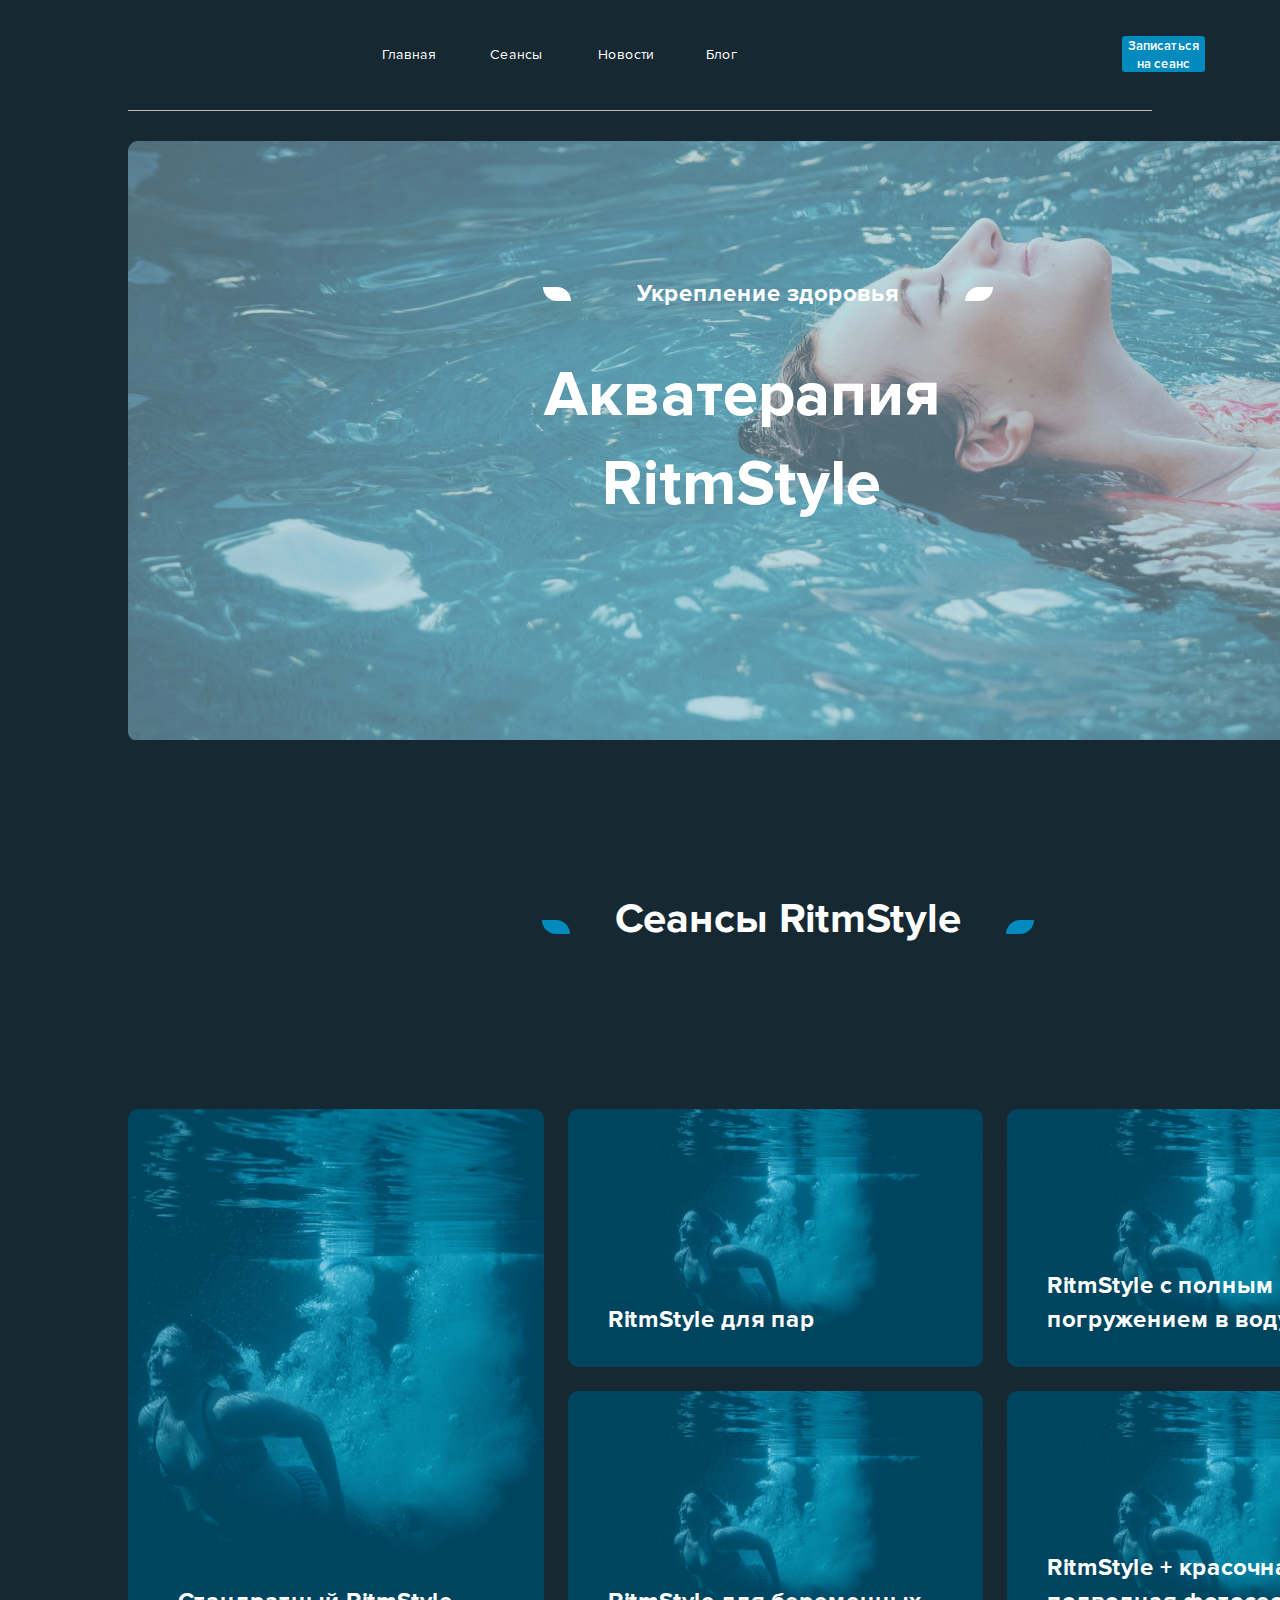
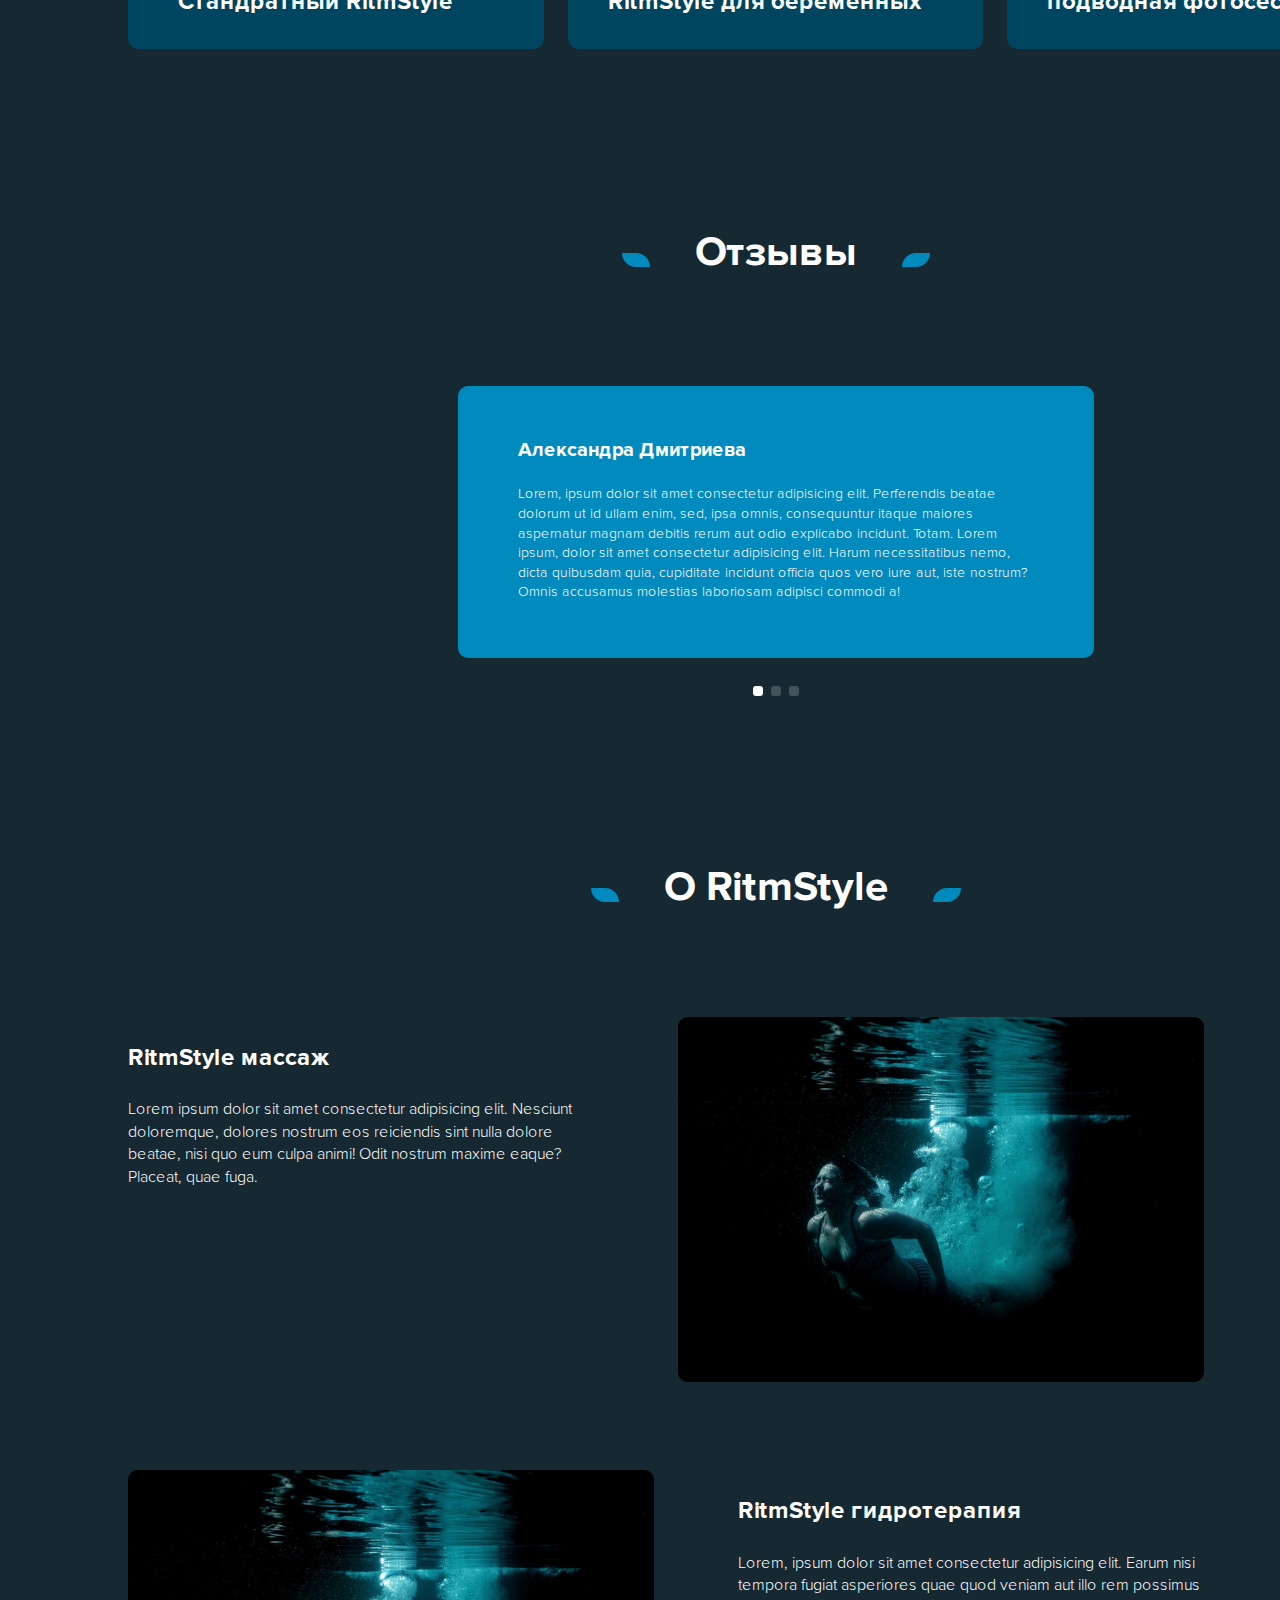
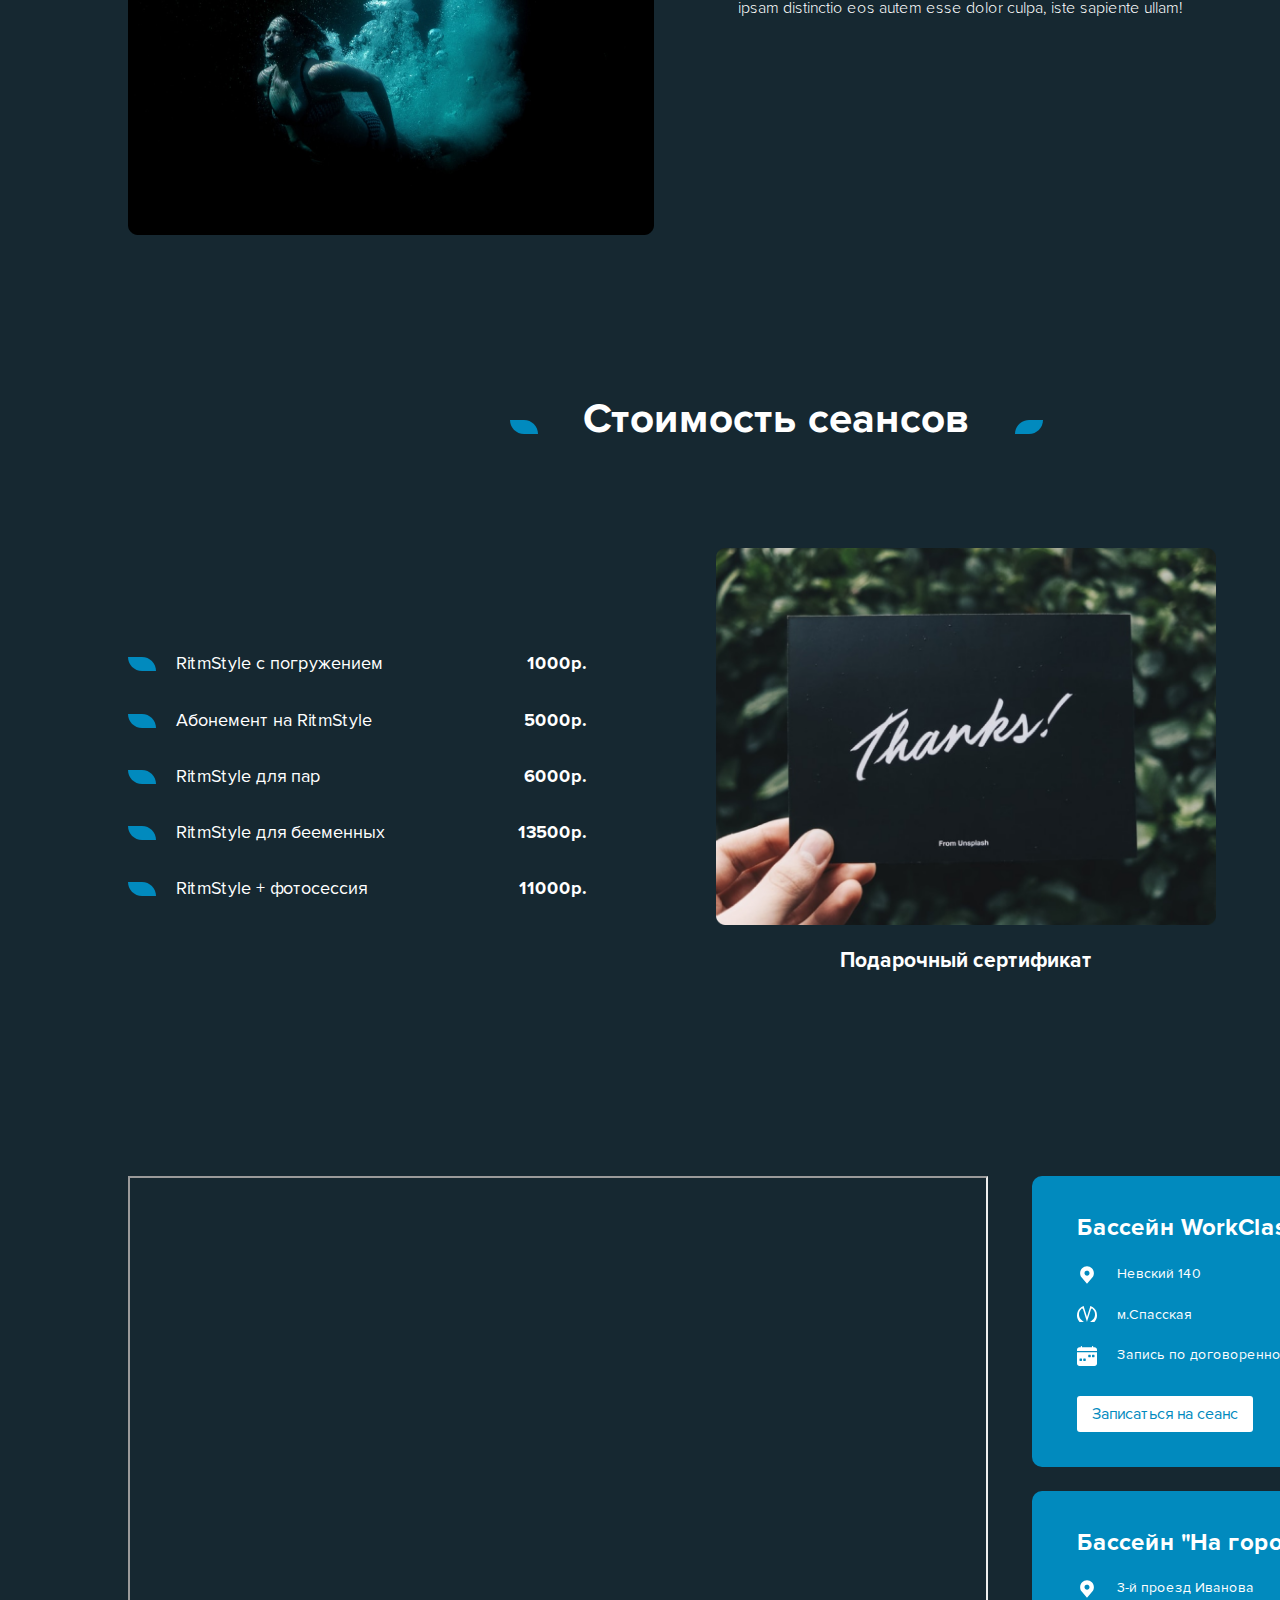
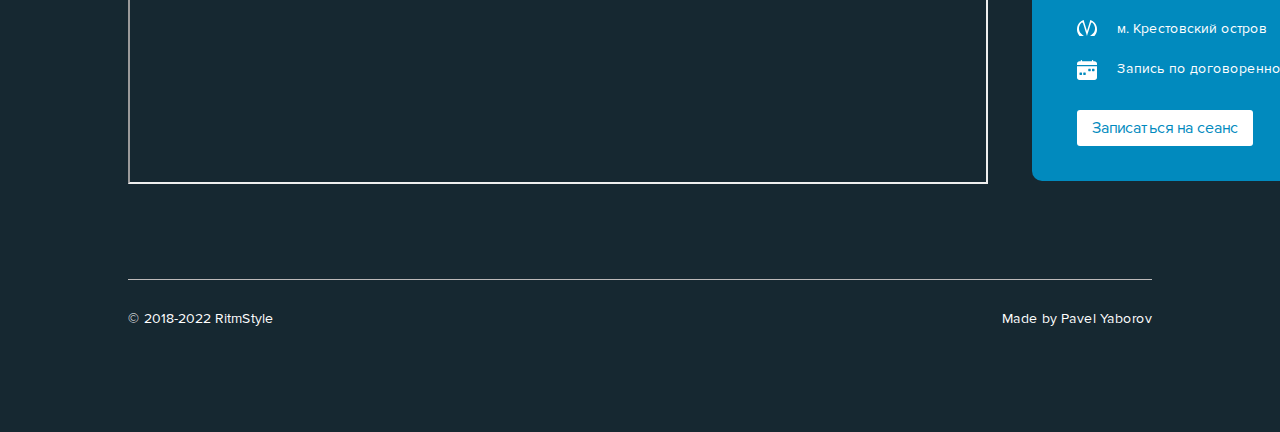
<file: index.html>
<!DOCTYPE html>
<html lang="ru">
<head>
    <meta charset="UTF-8">
    <meta http-equiv="X-UA-Compatible" content="IE=edge">
    <meta name="viewport" content="width=device-width, initial-scale=1.0">
    <link rel="stylesheet" href="https://unpkg.com/swiper/swiper-bundle.min.css" />
    <link rel="stylesheet" href="css/normalize.css">
    <link rel="stylesheet" href="css/style.css">
    <link rel="icon" href="/img/header-logo.svg">
    <title>Ritm style</title>
</head>
<body>
    <header class="header">
        <nav class="header-nav">
            <svg class="header-nav__img" width="60" height="60" viewBox="0 0 60 60" fill="none" xmlns="http://www.w3.org/2000/svg">
                <path d="M27.1809 59.9409C27.1622 59.9106 26.8094 59.8779 26.3971 59.8683C25.9847 59.8584 25.2547 59.785 24.7749 59.7051C20.5702 59.0045 16.3204 57.4796 13.4889 55.6556C12.9657 55.3185 12.8461 55.1884 12.9321 55.0493C12.9947 54.9482 13.2026 54.9996 14.4143 55.4155C14.9941 55.6145 15.8939 55.8695 16.4137 55.9822C17.2932 56.1727 17.4726 56.1869 18.9948 56.187C21.2785 56.187 22.0607 56.0577 24.5484 55.269C29.2868 53.7666 30.4723 53.76 35.1793 55.2091C37.8827 56.0415 38.946 56.2254 41.0505 56.2247C42.5817 56.2243 44.0207 55.9545 45.7505 55.3432C46.2103 55.1808 46.6727 55.0317 46.7779 55.012C46.9836 54.9735 47.0835 55.0604 47.0209 55.2232C46.9254 55.472 44.5079 56.8218 43.0241 57.4548C40.1304 58.6891 35.643 59.8322 33.5718 59.8625C33.1513 59.8687 32.7889 59.9033 32.7665 59.9397C32.717 60.0193 27.2301 60.0205 27.1809 59.9409ZM16.3409 54.0733C12.5739 53.5173 9.30804 51.8135 6.5237 48.9516C5.00699 47.3927 3.88666 45.7769 2.75711 43.5188C1.27915 40.5645 0.226076 36.7539 0.0455478 33.7061C-0.0161067 32.666 -0.014798 26.8854 0.04722 25.897C0.173655 23.8829 0.910019 20.9255 1.92325 18.3621C2.312 17.3785 3.34297 15.2343 3.83642 14.3832C3.98692 14.1235 4.14775 13.8457 4.19385 13.7658C5.18751 12.0402 7.09669 9.62045 8.78347 7.94873C10.3124 6.43349 11.7774 5.24993 13.5417 4.1048C14.0815 3.75444 14.605 3.41201 14.705 3.3438C15.0745 3.09173 17.3128 1.95851 18.1307 1.60932C19.9436 0.835313 22.0153 0.156835 22.6325 0.135042C22.8342 0.12785 23.0161 0.0945802 23.0369 0.0610195C23.0576 0.0274588 23.2457 0 23.4548 0C23.7763 0 23.8365 0.0212842 23.8453 0.138238C23.8538 0.251124 23.7395 0.312434 23.2246 0.471666C21.068 1.1383 18.592 2.31692 16.2042 3.81372C14.4102 4.93822 12.3072 6.69711 10.5681 8.52755C6.11284 13.217 3.52037 18.857 2.73151 25.5772C2.57774 26.8873 2.55746 30.3642 2.69654 31.5993C3.54967 39.1805 6.82746 45.1894 11.6878 48.0823C13.5021 49.1622 15.4951 49.7334 17.7223 49.8119C19.5274 49.8753 20.6818 49.6384 23.9467 48.5345C27.0168 47.4966 27.8481 47.2771 29.1928 47.1498C30.0903 47.0648 31.1528 47.1418 32.1942 47.3672C32.8148 47.5016 35.4005 48.3078 36.8075 48.8057C38.9725 49.5719 40.5767 49.8698 42.2241 49.8119C44.9235 49.7169 47.286 48.8951 49.4339 47.304C53.6459 44.1837 56.49 38.4675 57.2477 31.5995C57.3711 30.4813 57.3722 27.0844 57.2495 25.9334C56.7085 20.8555 55.2103 16.5486 52.6128 12.6036C50.0636 8.73196 46.4511 5.32707 42.4422 3.01741C40.7999 2.07132 38.3112 0.964181 36.7166 0.470577C36.2121 0.314396 36.0805 0.245386 36.0805 0.136858C36.0805 0.0214295 36.1364 0.000145285 36.4396 0.000145285C36.6372 0.000145285 36.8155 0.0271682 36.836 0.0602204C36.8564 0.0932 37.0589 0.127778 37.2859 0.136931C38.3045 0.178119 41.5517 1.38529 43.763 2.54488C50.8293 6.25043 55.9943 12.3048 58.5982 19.9349C59.2764 21.9221 59.8357 24.4856 59.8595 25.7154C59.8669 26.0964 59.9096 26.4525 59.9549 26.5103C60.0191 26.5922 60.0156 26.6022 59.9388 26.556C59.8592 26.5082 59.8563 26.5263 59.9234 26.6514C60.0243 26.8397 59.9855 32.1766 59.8703 33.9603C59.784 35.2981 59.5495 36.635 59.0933 38.3914C57.5673 44.2664 54.404 48.9458 50.1126 51.6766C48.5839 52.6494 46.3338 53.5596 44.581 53.9143C43.8475 54.0627 43.5433 54.0822 41.9696 54.0822C39.5962 54.0822 38.4446 53.8865 35.2079 52.9326C31.8053 51.9298 31.3616 51.837 29.9731 51.837C28.5844 51.837 28.1397 51.9301 24.7383 52.9327C21.6163 53.8529 20.5238 54.0466 18.2675 54.0802C17.3278 54.0941 16.4608 54.0911 16.3409 54.0733ZM16.5954 47.3661C15.1403 47.2073 13.9619 46.8565 12.5602 46.1651C10.6644 45.2298 9.06746 43.7643 7.69143 41.6967C7.04071 40.7189 6.4691 39.6746 6.51687 39.5504C6.59539 39.3459 6.8716 39.4466 7.28733 39.8311C8.196 40.6715 10.2789 42.2052 10.5118 42.2052C10.5525 42.2052 10.6374 42.2517 10.7005 42.3082C10.8557 42.4474 12.0699 42.9759 12.742 43.1967C14.0902 43.6397 15.8305 43.8436 17.2861 43.729C18.9945 43.5947 20.2113 43.3071 22.121 42.5865C25.1308 41.4509 26.7375 41.0548 28.9783 40.8961C30.6464 40.7779 32.603 40.9664 34.3719 41.4159C35.227 41.6332 36.1761 41.944 37.6074 42.4754C39.1577 43.0512 40.0205 43.3104 41.0322 43.5046C44.4239 44.1555 47.5417 43.5563 50.3309 41.7174C51.176 41.1602 52.3921 40.2012 52.8358 39.7422C53.1323 39.4354 53.4259 39.3517 53.503 39.5522C53.5778 39.7469 52.4918 41.5776 51.649 42.6773C51.1851 43.2828 50.1748 44.3224 49.5674 44.8193C48.0995 46.0202 46.212 46.8889 44.2599 47.2618C43.3573 47.4343 41.1923 47.4359 40.1884 47.2648C39.0751 47.0752 37.9092 46.7437 36.5895 46.2419C33.6604 45.1281 32.1823 44.8049 30.0096 44.8028C29.075 44.802 28.5555 44.8394 27.8793 44.9559C26.2664 45.2341 25.629 45.4238 22.8706 46.4478C21.8655 46.8209 20.8728 47.0866 19.8661 47.2518C19.0321 47.3889 17.3435 47.4479 16.5954 47.3661Z" fill="white"/>
                <path d="M24.9209 35.5078L17.4323 17.6227C16.9007 16.3915 16.3691 15.5382 15.8375 15.063C15.3059 14.5878 14.6934 14.307 14 14.2206V13.5726C14.0925 13.5726 14.3236 13.5618 14.6934 13.5402C15.0401 13.5186 15.2943 13.5078 15.4561 13.5078C16.2651 13.5078 17.0971 13.5942 17.9523 13.767C18.8075 13.9182 19.6165 14.2854 20.3792 14.8686C21.1419 15.4518 21.7891 16.3699 22.3207 17.6227L27.0011 28.8009L30.1213 20.5063L28.9079 17.6227C28.3763 16.3915 27.7985 15.5382 27.1744 15.063C26.5735 14.5878 25.9263 14.307 25.2329 14.2206V13.5726C25.3254 13.5726 25.5334 13.5618 25.857 13.5402C26.1806 13.5186 26.4233 13.5078 26.585 13.5078C27.394 13.5078 28.2261 13.5942 29.0813 13.767C29.9364 13.9398 30.7454 14.3178 31.5081 14.901C32.2709 15.4626 32.918 16.3699 33.4496 17.6227L38.4074 29.4165L44.3359 13.8318H46L37.7833 35.5078H36.3965L31.0574 22.8068L26.3077 35.5078H24.9209Z" fill="white"/>
            </svg>
            <ul class="header-nav__list">
                <li class="header-nav__list-item"><a href="/index.html" class="header-nav__list-item__link">Главная</a></li>
                <li class="header-nav__list-item"><a href="/session.html" class="header-nav__list-item__link">Сеансы</a></li>
                <!-- <li class="header-nav__list-item"><a href="" class="header-nav__list-item__link">Отзывы</a></li>
                <li class="header-nav__list-item"><a href="" class="header-nav__list-item__link">Контакты</a></li> -->
                <li class="header-nav__list-item"><a href="/news.html" class="header-nav__list-item__link">Новости</a></li>
                <!-- <li class="header-nav__list-item"><a href="" class="header-nav__list-item__link">Обо мне</a></li> -->
                <li class="header-nav__list-item"><a href="/blog.html" class="header-nav__list-item__link">Блог</a></li>
            </ul>
            <button class="header-nav__btn">Записаться на сеанс</button>
        </nav>
    </header>
    <section class="hero-section">
        <div class="hero-container">
            <div class="hero-subtitle__block">
                <svg class="hero-leave-left" width="28" height="14" viewBox="0 0 28 14" fill="none" xmlns="http://www.w3.org/2000/svg">
                    <path d="M0 0H14C21.732 0 28 6.26801 28 14V14H14C6.26801 14 0 7.73199 0 0V0Z" fill="white"/>
                </svg>
                <h2 class="hero-subtitle h-reset">Укрепление здоровья</h2>
                <svg class="hero-leave-right" width="28" height="14" viewBox="0 0 28 14" fill="none" xmlns="http://www.w3.org/2000/svg">
                    <path d="M28 0H14C6.26801 0 0 6.26801 0 14V14H14C21.732 14 28 7.73199 28 0V0Z" fill="white"/>
                </svg>
            </div>
            <div class="hero-title__block">
                <h1 class="hero-title h-reset">Акватерапия</h1>
                <h1 class="hero-title h-reset">RitmStyle</h1> 
            </div>
        </div>
    </section>
    <section class="session-section">
        <div class="session-content">
            <div class="session-content__title-block">
                <svg class="session-leave-left" width="28" height="14" viewBox="0 0 28 14" fill="none" xmlns="http://www.w3.org/2000/svg">
                    <path d="M0 0H14C21.732 0 28 6.26801 28 14V14H14C6.26801 14 0 7.73199 0 0V0Z" fill="#018ABE"/>
                </svg>
                <h1 class="session-content__title h-reset">Сеансы RitmStyle</h1>
                <svg class="session-leave-right" width="28" height="14" viewBox="0 0 28 14" fill="none" xmlns="http://www.w3.org/2000/svg">
                    <path d="M28 0H14C6.26801 0 0 6.26801 0 14V14H14C21.732 14 28 7.73199 28 0V0Z" fill="#018ABE"/>
                </svg>
            </div>
            <div class="section-content__wrapper">
                <div class="session-content__main-block">
                    <p class="session-content__main-block-text p-reset">Стандратный RitmStyle</p>
                </div>
                <div class="session-content__sub-block">
                    <ul class="session-content__sub-block-list">
                        <li class="session-content__sub-block-list__item">
                            <p class="session-content__sub-block-list__item-text p-reset">RitmStyle для пар</p>
                        </li>
                        <li class="session-content__sub-block-list__item">
                            <p class="session-content__sub-block-list__item-text p-reset">RitmStyle с полным погружением в воду</p>
                        </li>
                        <li class="session-content__sub-block-list__item">
                            <p class="session-content__sub-block-list__item-text p-reset">RitmStyle для беременных</p>
                        </li>
                        <li class="session-content__sub-block-list__item">
                            <p class="session-content__sub-block-list__item-text p-reset">RitmStyle + красочная подводная фотосессия</p>
                        </li>
                    </ul>
                </div>
            </div>
        </div>
    </section>
    <section class="feedback-section">
        <div class="feedback-content">
            <div class="feedback-content__title-block">
                <svg class="feedback-leave-left" width="28" height="14" viewBox="0 0 28 14" fill="none" xmlns="http://www.w3.org/2000/svg">
                    <path d="M0 0H14C21.732 0 28 6.26801 28 14V14H14C6.26801 14 0 7.73199 0 0V0Z" fill="#018ABE"/>
                </svg>
                <h1 class="feedback-content__title h-reset">Отзывы</h1>
                <svg class="feedback-leave-right" width="28" height="14" viewBox="0 0 28 14" fill="none" xmlns="http://www.w3.org/2000/svg">
                    <path d="M28 0H14C6.26801 0 0 6.26801 0 14V14H14C21.732 14 28 7.73199 28 0V0Z" fill="#018ABE"/>
                </svg>
            </div>
        </div>
        <div class="swiper">
            <div class="swiper-wrapper">
              <div class="swiper-slide">
                <article class="feedback-section__content-1 feedback-section__content">
                  <div class="wrapper">
                    <h1 class="feedback-section__title h-reset">Александра Дмитриева</h1>
                    <p class="feedback-section__text p-reset">Lorem, ipsum dolor sit amet consectetur adipisicing elit. Perferendis beatae dolorum ut id ullam enim, sed, ipsa omnis, consequuntur itaque maiores aspernatur magnam debitis rerum aut odio explicabo incidunt. Totam. Lorem ipsum, dolor sit amet consectetur adipisicing elit. Harum necessitatibus nemo, dicta quibusdam quia, cupiditate incidunt officia quos vero iure aut, iste nostrum? Omnis accusamus molestias laboriosam adipisci commodi a!</p>
                  </div>
                </article>
              </div>
              <div class="swiper-slide swiper-slide-active">
                <article class="feedback-section__content-2 feedback-section__content">
                  <div class="wrapper">
                    <h1 class="feedback-section__title h-reset">Кира Иванова</h1>
                    <p class="feedback-section__text p-reset">Lorem ipsum dolor sit amet consectetur, adipisicing elit. Soluta ipsa commodi veniam, aliquam dolorem maxime laborum nulla at non assumenda corporis maiores, doloribus, ratione culpa earum totam illo vel sapiente. Lorem ipsum dolor sit amet consectetur adipisicing elit. Explicabo ad necessitatibus nostrum culpa, soluta illum placeat natus dolorem nihil magnam aperiam maiores inventore amet earum quam minus error corrupti! Repudiandae?</p>
                  </div>
                </article>
              </div>
              <div class="swiper-slide">
                <article class="feedback-section__content-3 feedback-section__content">
                  <div class="wrapper">
                    <h1 class="feedback-section__title h-reset">Яна Жернова</h1>
                    <p class="feedback-section__text p-reset">Lorem ipsum dolor sit amet consectetur adipisicing elit. Eos odit architecto ex labore natus! Vel pariatur veritatis id impedit architecto nesciunt tempora ut, omnis sapiente accusantium quasi dignissimos, modi ipsam. Lorem ipsum dolor sit amet consectetur, adipisicing elit. Modi qui quas, magnam dolorem cum sapiente reprehenderit facilis fugiat illum, error ut amet eaque officia accusamus enim vero ducimus, laboriosam tempore?</p>
                  </div>
                </article>
              </div>
            </div>
            <div class="swiper-pagination"></div>
          </div>
    </section>
    <section class="about-section">
        <div class="about-content">
            <div class="about-content__title-block">
                <svg class="about-leave-left" width="28" height="14" viewBox="0 0 28 14" fill="none" xmlns="http://www.w3.org/2000/svg">
                    <path d="M0 0H14C21.732 0 28 6.26801 28 14V14H14C6.26801 14 0 7.73199 0 0V0Z" fill="#018ABE"/>
                </svg>
                <h1 class="about-content__title h-reset">О RitmStyle</h1>
                <svg class="about-leave-right" width="28" height="14" viewBox="0 0 28 14" fill="none" xmlns="http://www.w3.org/2000/svg">
                    <path d="M28 0H14C6.26801 0 0 6.26801 0 14V14H14C21.732 14 28 7.73199 28 0V0Z" fill="#018ABE"/>
                </svg>
            </div>
            <ul class="about-content__list">
                <li class="about-content__list-item">
                    <h3 class="about-content__list-item__title">RitmStyle массаж</h3>
                    <p class="about-content__list-item__text">Lorem ipsum dolor sit amet consectetur adipisicing elit. Nesciunt doloremque, dolores nostrum eos reiciendis sint nulla dolore beatae, nisi quo eum culpa animi! Odit nostrum maxime eaque? Placeat, quae fuga.</p>
                </li>
                <li class="about-content__list-item">
                    <img src="/img/about-img.png" alt="#" class="about-content__list-item__img">
                </li>
                <li class="about-content__list-item">
                    <img src="/img/about-img.png" alt="#" class="about-content__list-item__img">
                </li>
                <li class="about-content__list-item">
                    <h3 class="about-content__list-item__title">RitmStyle гидротерапия</h3>
                    <p class="about-content__list-item__text">Lorem, ipsum dolor sit amet consectetur adipisicing elit. Earum nisi tempora fugiat asperiores quae quod veniam aut illo rem possimus ipsam distinctio eos autem esse dolor culpa, iste sapiente ullam!</p>
                </li>
            </ul>
        </div>
    </section>
    <section class="price-section">
        <div class="price-content__title-block">
            <svg class="price-leave-left" width="28" height="14" viewBox="0 0 28 14" fill="none" xmlns="http://www.w3.org/2000/svg">
                <path d="M0 0H14C21.732 0 28 6.26801 28 14V14H14C6.26801 14 0 7.73199 0 0V0Z" fill="#018ABE"/>
            </svg>
            <h1 class="price-content__title h-reset">Стоимость сеансов</h1>
            <svg class="price-leave-right" width="28" height="14" viewBox="0 0 28 14" fill="none" xmlns="http://www.w3.org/2000/svg">
                <path d="M28 0H14C6.26801 0 0 6.26801 0 14V14H14C21.732 14 28 7.73199 28 0V0Z" fill="#018ABE"/>
            </svg>
        </div>
        <div class="price-content__wrapper">
            <ul class="price-content__list">
                <li class="price-content__list-item">
                    <svg class="price-leave-left__text" width="28" height="14" viewBox="0 0 28 14" fill="none" xmlns="http://www.w3.org/2000/svg">
                        <path d="M0 0H14C21.732 0 28 6.26801 28 14V14H14C6.26801 14 0 7.73199 0 0V0Z" fill="#018ABE"/>
                    </svg>
                    <p class="price-content__list-item__text p-reset">RitmStyle с погружением</p>
                    <p class="price-content__list-item__price p-reset">1000р.</p>
                </li>
                <li class="price-content__list-item">
                    <svg class="price-leave-left__text" width="28" height="14" viewBox="0 0 28 14" fill="none" xmlns="http://www.w3.org/2000/svg">
                        <path d="M0 0H14C21.732 0 28 6.26801 28 14V14H14C6.26801 14 0 7.73199 0 0V0Z" fill="#018ABE"/>
                    </svg>
                    <p class="price-content__list-item__text p-reset">Абонемент на RitmStyle</p>
                    <p class="price-content__list-item__price p-reset">5000р.</p>
                </li>
                <li class="price-content__list-item">
                    <svg class="price-leave-left__text" width="28" height="14" viewBox="0 0 28 14" fill="none" xmlns="http://www.w3.org/2000/svg">
                        <path d="M0 0H14C21.732 0 28 6.26801 28 14V14H14C6.26801 14 0 7.73199 0 0V0Z" fill="#018ABE"/>
                    </svg>
                    <p class="price-content__list-item__text p-reset">RitmStyle для пар</p>
                    <p class="price-content__list-item__price p-reset">6000р.</p>
                </li>
                <li class="price-content__list-item">
                    <svg class="price-leave-left__text" width="28" height="14" viewBox="0 0 28 14" fill="none" xmlns="http://www.w3.org/2000/svg">
                        <path d="M0 0H14C21.732 0 28 6.26801 28 14V14H14C6.26801 14 0 7.73199 0 0V0Z" fill="#018ABE"/>
                    </svg>
                    <p class="price-content__list-item__text p-reset">RitmStyle для бееменных</p>
                    <p class="price-content__list-item__price p-reset">13500р.</p>
                </li>
                <li class="price-content__list-item">
                    <svg class="price-leave-left__text" width="28" height="14" viewBox="0 0 28 14" fill="none" xmlns="http://www.w3.org/2000/svg">
                        <path d="M0 0H14C21.732 0 28 6.26801 28 14V14H14C6.26801 14 0 7.73199 0 0V0Z" fill="#018ABE"/>
                    </svg>
                    <p class="price-content__list-item__text p-reset">RitmStyle + фотосессия</p>
                    <p class="price-content__list-item__price p-reset">11000р.</p>
                </li>
            </ul>
            <div class="price-content__img-block">
                <img src="/img/price-img.png" alt="Сертификат">
                <p class="price-content__img-block__text">Подарочный сертификат</p>
            </div>
        </div>
    </section>
    <script src="https://unpkg.com/swiper/swiper-bundle.min.js"></script>
    <script src="/js/script.js"></script>
    <footer class="footer">
        <div class="footer-content">
            <div class="footer-content__map">
                <iframe src="https://yandex.by/map-widget/v1/-/CCUbNXujDC" width="856" height="604" frameborder="1" allowfullscreen="true" style="position:relative;"></iframe>
            </div>
            <div class="footer-content__address">
                <ul class="footer-content__address-list">
                    <li class="footer-content__address-list-item">
                        <h2 class="footer-content__address-list-item__title h-reset">Бассейн WorkClass</h2>
                        <div class="footer-content__address-block">
                            <svg class="address-svg" width="20" height="20" viewBox="0 0 20 20" fill="none" xmlns="http://www.w3.org/2000/svg">
                                <path d="M10 1.25C8.1773 1.25215 6.42987 1.97717 5.14102 3.26602C3.85218 4.55486 3.12716 6.3023 3.12501 8.125C3.12282 9.61452 3.60937 11.0636 4.51001 12.25C4.51001 12.25 4.69751 12.4969 4.72813 12.5325L10 18.75L15.2744 12.5294C15.3019 12.4963 15.49 12.25 15.49 12.25L15.4906 12.2481C16.3908 11.0623 16.8771 9.61383 16.875 8.125C16.8729 6.3023 16.1478 4.55486 14.859 3.26602C13.5701 1.97717 11.8227 1.25215 10 1.25ZM10 10.625C9.50555 10.625 9.02221 10.4784 8.61108 10.2037C8.19996 9.92897 7.87953 9.53852 7.69031 9.08171C7.50109 8.62489 7.45158 8.12223 7.54804 7.63727C7.64451 7.15232 7.88261 6.70686 8.23224 6.35723C8.58187 6.0076 9.02733 5.7695 9.51228 5.67304C9.99723 5.57657 10.4999 5.62608 10.9567 5.8153C11.4135 6.00452 11.804 6.32495 12.0787 6.73607C12.3534 7.1472 12.5 7.63055 12.5 8.125C12.4992 8.78779 12.2355 9.42319 11.7669 9.89185C11.2982 10.3605 10.6628 10.6242 10 10.625Z" fill="white"/>
                            </svg>
                            <p class="footer-content__address-list-item__address footer-text p-reset ">Невский 140</p>
                        </div>
                        <div class="footer-content__metro-block">
                            <svg class="metro-svg" width="20" height="16" viewBox="0 0 20 16" fill="none" xmlns="http://www.w3.org/2000/svg">
                                <g clip-path="url(#clip0_1_136)">
                                <path d="M6.02683 3.36707C5.72703 2.3514 4.91324 2.46272 4.35683 2.93577C2.9862 4.20185 1.20154 6.85927 2.34374 10.6858C3.30031 13.9275 7.28064 16.0006 7.28064 16.0006H2.64064C2.64064 16.0006 0.244811 13.3154 0.0306387 10.1571C-0.240621 6.16409 1.35857 3.64578 3.21463 2.00409C4.95645 0.459726 6.61263 0.000610352 6.61263 0.000610352L10.0005 11.1006L13.3883 0.000610352C13.3883 0.000610352 15.0445 0.459727 16.7863 2.00409C18.6424 3.64578 20.2415 6.16409 19.9703 10.1571C19.7561 13.3154 17.3603 16.0006 17.3603 16.0006H12.7203C12.7203 16.0006 16.7003 13.9275 17.6572 10.6858C18.7994 6.85971 17.0147 4.20228 15.6441 2.93577C15.0873 2.46272 14.2735 2.3514 13.9741 3.36707C12.9461 6.60882 10.0009 15.8971 10.0009 15.8971C10.0009 15.8971 7.05564 6.60571 6.02767 3.36707H6.02683Z" fill="white"/>
                                </g>
                                <defs>
                                <clippath id="clip0_1_136">
                                <rect width="20" height="16" fill="white"/>
                                </clippath>
                                </defs>
                            </svg>
                            <p class="footer-content__address-list-item__metro footer-text p-reset ">м.Спасская</p>
                        </div>
                        <div class="footer-content__appointment-block">
                            <svg class="appointment-svg" width="20" height="20" viewBox="0 0 20 20" fill="none" xmlns="http://www.w3.org/2000/svg">
                                <g clip-path="url(#clip0_1_130)">
                                <path d="M5 0.625C5 0.45924 4.93415 0.300269 4.81694 0.183058C4.69973 0.065848 4.54076 0 4.375 0C4.20924 0 4.05027 0.065848 3.93306 0.183058C3.81585 0.300269 3.75 0.45924 3.75 0.625V1.25H2.5C1.83696 1.25 1.20107 1.51339 0.732233 1.98223C0.263392 2.45107 0 3.08696 0 3.75L0 5H20V3.75C20 3.08696 19.7366 2.45107 19.2678 1.98223C18.7989 1.51339 18.163 1.25 17.5 1.25H16.25V0.625C16.25 0.45924 16.1842 0.300269 16.0669 0.183058C15.9497 0.065848 15.7908 0 15.625 0C15.4592 0 15.3003 0.065848 15.1831 0.183058C15.0658 0.300269 15 0.45924 15 0.625V1.25H5V0.625ZM20 17.5V6.25H0V17.5C0 18.163 0.263392 18.7989 0.732233 19.2678C1.20107 19.7366 1.83696 20 2.5 20H17.5C18.163 20 18.7989 19.7366 19.2678 19.2678C19.7366 18.7989 20 18.163 20 17.5ZM11.875 8.75H13.125C13.2908 8.75 13.4497 8.81585 13.5669 8.93306C13.6842 9.05027 13.75 9.20924 13.75 9.375V10.625C13.75 10.7908 13.6842 10.9497 13.5669 11.0669C13.4497 11.1842 13.2908 11.25 13.125 11.25H11.875C11.7092 11.25 11.5503 11.1842 11.4331 11.0669C11.3158 10.9497 11.25 10.7908 11.25 10.625V9.375C11.25 9.20924 11.3158 9.05027 11.4331 8.93306C11.5503 8.81585 11.7092 8.75 11.875 8.75ZM15.625 8.75H16.875C17.0408 8.75 17.1997 8.81585 17.3169 8.93306C17.4342 9.05027 17.5 9.20924 17.5 9.375V10.625C17.5 10.7908 17.4342 10.9497 17.3169 11.0669C17.1997 11.1842 17.0408 11.25 16.875 11.25H15.625C15.4592 11.25 15.3003 11.1842 15.1831 11.0669C15.0658 10.9497 15 10.7908 15 10.625V9.375C15 9.20924 15.0658 9.05027 15.1831 8.93306C15.3003 8.81585 15.4592 8.75 15.625 8.75ZM2.5 13.125C2.5 12.9592 2.56585 12.8003 2.68306 12.6831C2.80027 12.5658 2.95924 12.5 3.125 12.5H4.375C4.54076 12.5 4.69973 12.5658 4.81694 12.6831C4.93415 12.8003 5 12.9592 5 13.125V14.375C5 14.5408 4.93415 14.6997 4.81694 14.8169C4.69973 14.9342 4.54076 15 4.375 15H3.125C2.95924 15 2.80027 14.9342 2.68306 14.8169C2.56585 14.6997 2.5 14.5408 2.5 14.375V13.125ZM6.875 12.5H8.125C8.29076 12.5 8.44973 12.5658 8.56694 12.6831C8.68415 12.8003 8.75 12.9592 8.75 13.125V14.375C8.75 14.5408 8.68415 14.6997 8.56694 14.8169C8.44973 14.9342 8.29076 15 8.125 15H6.875C6.70924 15 6.55027 14.9342 6.43306 14.8169C6.31585 14.6997 6.25 14.5408 6.25 14.375V13.125C6.25 12.9592 6.31585 12.8003 6.43306 12.6831C6.55027 12.5658 6.70924 12.5 6.875 12.5Z" fill="white"/>
                                </g>
                                <defs>
                                <clippath id="clip0_1_130">
                                <rect width="20" height="20" fill="white"/>
                                </clippath>
                                </defs>
                            </svg>
                            <p class="footer-content__address-list-item__appointment footer-text p-reset ">Запись по договоренности</p>
                        </div>
                        <button class="footer-content__address-list-item__btn">Записаться на сеанс</button>
                    </li>
                    <li class="footer-content__address-list-item">
                        <h2 class="footer-content__address-list-item__title h-reset">Бассейн "На гороховой"</h2>
                        <div class="footer-content__address-block">
                            <svg class="address-svg" width="20" height="20" viewBox="0 0 20 20" fill="none" xmlns="http://www.w3.org/2000/svg">
                                <path d="M10 1.25C8.1773 1.25215 6.42987 1.97717 5.14102 3.26602C3.85218 4.55486 3.12716 6.3023 3.12501 8.125C3.12282 9.61452 3.60937 11.0636 4.51001 12.25C4.51001 12.25 4.69751 12.4969 4.72813 12.5325L10 18.75L15.2744 12.5294C15.3019 12.4963 15.49 12.25 15.49 12.25L15.4906 12.2481C16.3908 11.0623 16.8771 9.61383 16.875 8.125C16.8729 6.3023 16.1478 4.55486 14.859 3.26602C13.5701 1.97717 11.8227 1.25215 10 1.25ZM10 10.625C9.50555 10.625 9.02221 10.4784 8.61108 10.2037C8.19996 9.92897 7.87953 9.53852 7.69031 9.08171C7.50109 8.62489 7.45158 8.12223 7.54804 7.63727C7.64451 7.15232 7.88261 6.70686 8.23224 6.35723C8.58187 6.0076 9.02733 5.7695 9.51228 5.67304C9.99723 5.57657 10.4999 5.62608 10.9567 5.8153C11.4135 6.00452 11.804 6.32495 12.0787 6.73607C12.3534 7.1472 12.5 7.63055 12.5 8.125C12.4992 8.78779 12.2355 9.42319 11.7669 9.89185C11.2982 10.3605 10.6628 10.6242 10 10.625Z" fill="white"/>
                            </svg>
                            <p class="footer-content__address-list-item__address footer-text p-reset ">3-й проезд Иванова</p>
                        </div>
                        <div class="footer-content__metro-block">
                            <svg class="metro-svg" width="20" height="16" viewBox="0 0 20 16" fill="none" xmlns="http://www.w3.org/2000/svg">
                                <g clip-path="url(#clip0_1_136)">
                                <path d="M6.02683 3.36707C5.72703 2.3514 4.91324 2.46272 4.35683 2.93577C2.9862 4.20185 1.20154 6.85927 2.34374 10.6858C3.30031 13.9275 7.28064 16.0006 7.28064 16.0006H2.64064C2.64064 16.0006 0.244811 13.3154 0.0306387 10.1571C-0.240621 6.16409 1.35857 3.64578 3.21463 2.00409C4.95645 0.459726 6.61263 0.000610352 6.61263 0.000610352L10.0005 11.1006L13.3883 0.000610352C13.3883 0.000610352 15.0445 0.459727 16.7863 2.00409C18.6424 3.64578 20.2415 6.16409 19.9703 10.1571C19.7561 13.3154 17.3603 16.0006 17.3603 16.0006H12.7203C12.7203 16.0006 16.7003 13.9275 17.6572 10.6858C18.7994 6.85971 17.0147 4.20228 15.6441 2.93577C15.0873 2.46272 14.2735 2.3514 13.9741 3.36707C12.9461 6.60882 10.0009 15.8971 10.0009 15.8971C10.0009 15.8971 7.05564 6.60571 6.02767 3.36707H6.02683Z" fill="white"/>
                                </g>
                                <defs>
                                <clippath>
                                <rect width="20" height="16" fill="white"/>
                                </clippath>
                                </defs>
                            </svg>
                            <p class="footer-content__address-list-item__metro footer-text p-reset ">м. Крестовский остров</p>
                        </div>
                        <div class="footer-content__appointment-block">
                            <svg class="appointment-svg" width="20" height="20" viewBox="0 0 20 20" fill="none" xmlns="http://www.w3.org/2000/svg">
                                <g clip-path="url(#clip0_1_130)">
                                <path d="M5 0.625C5 0.45924 4.93415 0.300269 4.81694 0.183058C4.69973 0.065848 4.54076 0 4.375 0C4.20924 0 4.05027 0.065848 3.93306 0.183058C3.81585 0.300269 3.75 0.45924 3.75 0.625V1.25H2.5C1.83696 1.25 1.20107 1.51339 0.732233 1.98223C0.263392 2.45107 0 3.08696 0 3.75L0 5H20V3.75C20 3.08696 19.7366 2.45107 19.2678 1.98223C18.7989 1.51339 18.163 1.25 17.5 1.25H16.25V0.625C16.25 0.45924 16.1842 0.300269 16.0669 0.183058C15.9497 0.065848 15.7908 0 15.625 0C15.4592 0 15.3003 0.065848 15.1831 0.183058C15.0658 0.300269 15 0.45924 15 0.625V1.25H5V0.625ZM20 17.5V6.25H0V17.5C0 18.163 0.263392 18.7989 0.732233 19.2678C1.20107 19.7366 1.83696 20 2.5 20H17.5C18.163 20 18.7989 19.7366 19.2678 19.2678C19.7366 18.7989 20 18.163 20 17.5ZM11.875 8.75H13.125C13.2908 8.75 13.4497 8.81585 13.5669 8.93306C13.6842 9.05027 13.75 9.20924 13.75 9.375V10.625C13.75 10.7908 13.6842 10.9497 13.5669 11.0669C13.4497 11.1842 13.2908 11.25 13.125 11.25H11.875C11.7092 11.25 11.5503 11.1842 11.4331 11.0669C11.3158 10.9497 11.25 10.7908 11.25 10.625V9.375C11.25 9.20924 11.3158 9.05027 11.4331 8.93306C11.5503 8.81585 11.7092 8.75 11.875 8.75ZM15.625 8.75H16.875C17.0408 8.75 17.1997 8.81585 17.3169 8.93306C17.4342 9.05027 17.5 9.20924 17.5 9.375V10.625C17.5 10.7908 17.4342 10.9497 17.3169 11.0669C17.1997 11.1842 17.0408 11.25 16.875 11.25H15.625C15.4592 11.25 15.3003 11.1842 15.1831 11.0669C15.0658 10.9497 15 10.7908 15 10.625V9.375C15 9.20924 15.0658 9.05027 15.1831 8.93306C15.3003 8.81585 15.4592 8.75 15.625 8.75ZM2.5 13.125C2.5 12.9592 2.56585 12.8003 2.68306 12.6831C2.80027 12.5658 2.95924 12.5 3.125 12.5H4.375C4.54076 12.5 4.69973 12.5658 4.81694 12.6831C4.93415 12.8003 5 12.9592 5 13.125V14.375C5 14.5408 4.93415 14.6997 4.81694 14.8169C4.69973 14.9342 4.54076 15 4.375 15H3.125C2.95924 15 2.80027 14.9342 2.68306 14.8169C2.56585 14.6997 2.5 14.5408 2.5 14.375V13.125ZM6.875 12.5H8.125C8.29076 12.5 8.44973 12.5658 8.56694 12.6831C8.68415 12.8003 8.75 12.9592 8.75 13.125V14.375C8.75 14.5408 8.68415 14.6997 8.56694 14.8169C8.44973 14.9342 8.29076 15 8.125 15H6.875C6.70924 15 6.55027 14.9342 6.43306 14.8169C6.31585 14.6997 6.25 14.5408 6.25 14.375V13.125C6.25 12.9592 6.31585 12.8003 6.43306 12.6831C6.55027 12.5658 6.70924 12.5 6.875 12.5Z" fill="white"/>
                                </g>
                                <defs>
                                <clippath>
                                <rect width="20" height="20" fill="white"/>
                                </clippath>
                                </defs>
                            </svg>
                            <p class="footer-content__address-list-item__appointment footer-text p-reset ">Запись по договоренности</p>
                        </div>
                        <button class="footer-content__address-list-item__btn">Записаться на сеанс</button>
                    </li>
                </ul>
            </div>
        </div>
        <div class="footer-copyright">
            <p class="footer-copyright__text">© 2018-2022 RitmStyle</p>
            <p class="footer-copyright__text">Made by Pavel Yaborov</p>
        </div>
    </footer>
</body>
</html>
</file>
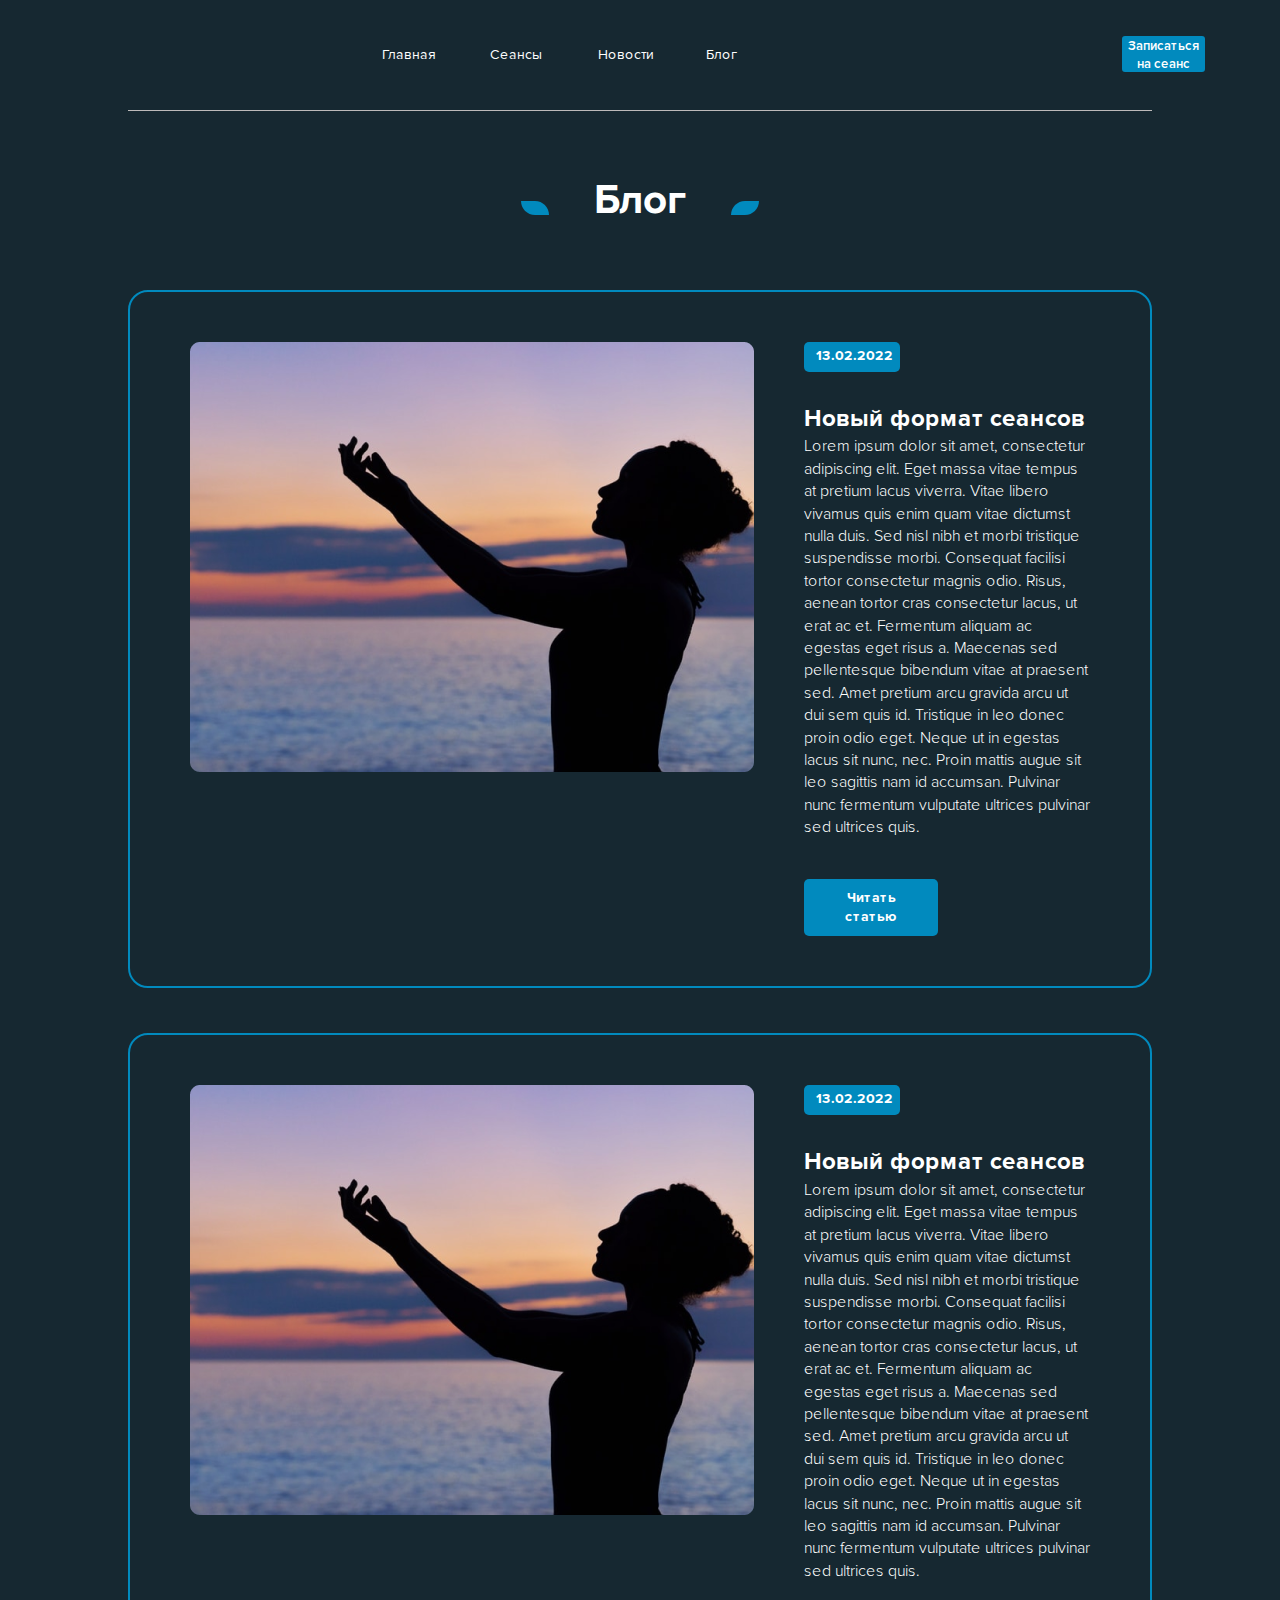
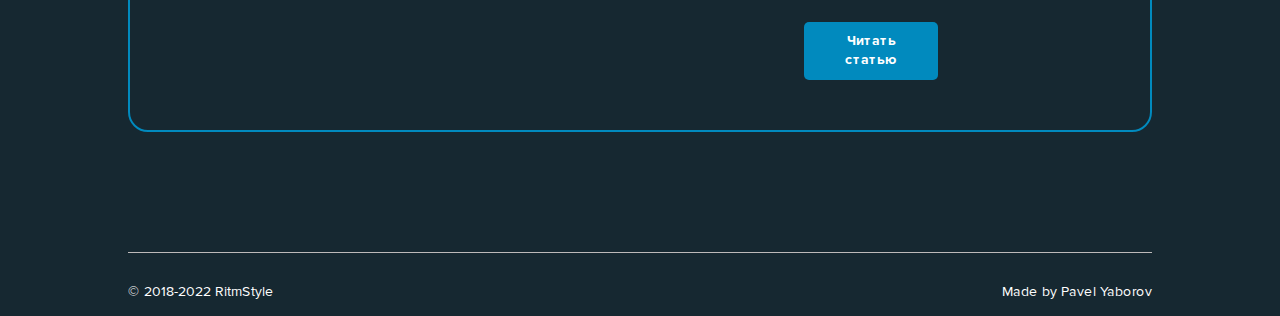
<file: blog.html>
<!DOCTYPE html>
<html lang="ru">
<head>
    <meta charset="UTF-8">
    <meta http-equiv="X-UA-Compatible" content="IE=edge">
    <meta name="viewport" content="width=device-width, initial-scale=1.0">
    <link rel="stylesheet" href="https://unpkg.com/swiper/swiper-bundle.min.css" />
    <link rel="stylesheet" href="css/normalize.css">
    <link rel="stylesheet" href="css/style.css">
    <link rel="icon" href="/img/header-logo.svg">
    <title>Ritm style</title>
</head>
<body>
    <header class="header">
        <nav class="header-nav">
            <svg class="header-nav__img" width="60" height="60" viewBox="0 0 60 60" fill="none" xmlns="http://www.w3.org/2000/svg">
                <path d="M27.1809 59.9409C27.1622 59.9106 26.8094 59.8779 26.3971 59.8683C25.9847 59.8584 25.2547 59.785 24.7749 59.7051C20.5702 59.0045 16.3204 57.4796 13.4889 55.6556C12.9657 55.3185 12.8461 55.1884 12.9321 55.0493C12.9947 54.9482 13.2026 54.9996 14.4143 55.4155C14.9941 55.6145 15.8939 55.8695 16.4137 55.9822C17.2932 56.1727 17.4726 56.1869 18.9948 56.187C21.2785 56.187 22.0607 56.0577 24.5484 55.269C29.2868 53.7666 30.4723 53.76 35.1793 55.2091C37.8827 56.0415 38.946 56.2254 41.0505 56.2247C42.5817 56.2243 44.0207 55.9545 45.7505 55.3432C46.2103 55.1808 46.6727 55.0317 46.7779 55.012C46.9836 54.9735 47.0835 55.0604 47.0209 55.2232C46.9254 55.472 44.5079 56.8218 43.0241 57.4548C40.1304 58.6891 35.643 59.8322 33.5718 59.8625C33.1513 59.8687 32.7889 59.9033 32.7665 59.9397C32.717 60.0193 27.2301 60.0205 27.1809 59.9409ZM16.3409 54.0733C12.5739 53.5173 9.30804 51.8135 6.5237 48.9516C5.00699 47.3927 3.88666 45.7769 2.75711 43.5188C1.27915 40.5645 0.226076 36.7539 0.0455478 33.7061C-0.0161067 32.666 -0.014798 26.8854 0.04722 25.897C0.173655 23.8829 0.910019 20.9255 1.92325 18.3621C2.312 17.3785 3.34297 15.2343 3.83642 14.3832C3.98692 14.1235 4.14775 13.8457 4.19385 13.7658C5.18751 12.0402 7.09669 9.62045 8.78347 7.94873C10.3124 6.43349 11.7774 5.24993 13.5417 4.1048C14.0815 3.75444 14.605 3.41201 14.705 3.3438C15.0745 3.09173 17.3128 1.95851 18.1307 1.60932C19.9436 0.835313 22.0153 0.156835 22.6325 0.135042C22.8342 0.12785 23.0161 0.0945802 23.0369 0.0610195C23.0576 0.0274588 23.2457 0 23.4548 0C23.7763 0 23.8365 0.0212842 23.8453 0.138238C23.8538 0.251124 23.7395 0.312434 23.2246 0.471666C21.068 1.1383 18.592 2.31692 16.2042 3.81372C14.4102 4.93822 12.3072 6.69711 10.5681 8.52755C6.11284 13.217 3.52037 18.857 2.73151 25.5772C2.57774 26.8873 2.55746 30.3642 2.69654 31.5993C3.54967 39.1805 6.82746 45.1894 11.6878 48.0823C13.5021 49.1622 15.4951 49.7334 17.7223 49.8119C19.5274 49.8753 20.6818 49.6384 23.9467 48.5345C27.0168 47.4966 27.8481 47.2771 29.1928 47.1498C30.0903 47.0648 31.1528 47.1418 32.1942 47.3672C32.8148 47.5016 35.4005 48.3078 36.8075 48.8057C38.9725 49.5719 40.5767 49.8698 42.2241 49.8119C44.9235 49.7169 47.286 48.8951 49.4339 47.304C53.6459 44.1837 56.49 38.4675 57.2477 31.5995C57.3711 30.4813 57.3722 27.0844 57.2495 25.9334C56.7085 20.8555 55.2103 16.5486 52.6128 12.6036C50.0636 8.73196 46.4511 5.32707 42.4422 3.01741C40.7999 2.07132 38.3112 0.964181 36.7166 0.470577C36.2121 0.314396 36.0805 0.245386 36.0805 0.136858C36.0805 0.0214295 36.1364 0.000145285 36.4396 0.000145285C36.6372 0.000145285 36.8155 0.0271682 36.836 0.0602204C36.8564 0.0932 37.0589 0.127778 37.2859 0.136931C38.3045 0.178119 41.5517 1.38529 43.763 2.54488C50.8293 6.25043 55.9943 12.3048 58.5982 19.9349C59.2764 21.9221 59.8357 24.4856 59.8595 25.7154C59.8669 26.0964 59.9096 26.4525 59.9549 26.5103C60.0191 26.5922 60.0156 26.6022 59.9388 26.556C59.8592 26.5082 59.8563 26.5263 59.9234 26.6514C60.0243 26.8397 59.9855 32.1766 59.8703 33.9603C59.784 35.2981 59.5495 36.635 59.0933 38.3914C57.5673 44.2664 54.404 48.9458 50.1126 51.6766C48.5839 52.6494 46.3338 53.5596 44.581 53.9143C43.8475 54.0627 43.5433 54.0822 41.9696 54.0822C39.5962 54.0822 38.4446 53.8865 35.2079 52.9326C31.8053 51.9298 31.3616 51.837 29.9731 51.837C28.5844 51.837 28.1397 51.9301 24.7383 52.9327C21.6163 53.8529 20.5238 54.0466 18.2675 54.0802C17.3278 54.0941 16.4608 54.0911 16.3409 54.0733ZM16.5954 47.3661C15.1403 47.2073 13.9619 46.8565 12.5602 46.1651C10.6644 45.2298 9.06746 43.7643 7.69143 41.6967C7.04071 40.7189 6.4691 39.6746 6.51687 39.5504C6.59539 39.3459 6.8716 39.4466 7.28733 39.8311C8.196 40.6715 10.2789 42.2052 10.5118 42.2052C10.5525 42.2052 10.6374 42.2517 10.7005 42.3082C10.8557 42.4474 12.0699 42.9759 12.742 43.1967C14.0902 43.6397 15.8305 43.8436 17.2861 43.729C18.9945 43.5947 20.2113 43.3071 22.121 42.5865C25.1308 41.4509 26.7375 41.0548 28.9783 40.8961C30.6464 40.7779 32.603 40.9664 34.3719 41.4159C35.227 41.6332 36.1761 41.944 37.6074 42.4754C39.1577 43.0512 40.0205 43.3104 41.0322 43.5046C44.4239 44.1555 47.5417 43.5563 50.3309 41.7174C51.176 41.1602 52.3921 40.2012 52.8358 39.7422C53.1323 39.4354 53.4259 39.3517 53.503 39.5522C53.5778 39.7469 52.4918 41.5776 51.649 42.6773C51.1851 43.2828 50.1748 44.3224 49.5674 44.8193C48.0995 46.0202 46.212 46.8889 44.2599 47.2618C43.3573 47.4343 41.1923 47.4359 40.1884 47.2648C39.0751 47.0752 37.9092 46.7437 36.5895 46.2419C33.6604 45.1281 32.1823 44.8049 30.0096 44.8028C29.075 44.802 28.5555 44.8394 27.8793 44.9559C26.2664 45.2341 25.629 45.4238 22.8706 46.4478C21.8655 46.8209 20.8728 47.0866 19.8661 47.2518C19.0321 47.3889 17.3435 47.4479 16.5954 47.3661Z" fill="white"/>
                <path d="M24.9209 35.5078L17.4323 17.6227C16.9007 16.3915 16.3691 15.5382 15.8375 15.063C15.3059 14.5878 14.6934 14.307 14 14.2206V13.5726C14.0925 13.5726 14.3236 13.5618 14.6934 13.5402C15.0401 13.5186 15.2943 13.5078 15.4561 13.5078C16.2651 13.5078 17.0971 13.5942 17.9523 13.767C18.8075 13.9182 19.6165 14.2854 20.3792 14.8686C21.1419 15.4518 21.7891 16.3699 22.3207 17.6227L27.0011 28.8009L30.1213 20.5063L28.9079 17.6227C28.3763 16.3915 27.7985 15.5382 27.1744 15.063C26.5735 14.5878 25.9263 14.307 25.2329 14.2206V13.5726C25.3254 13.5726 25.5334 13.5618 25.857 13.5402C26.1806 13.5186 26.4233 13.5078 26.585 13.5078C27.394 13.5078 28.2261 13.5942 29.0813 13.767C29.9364 13.9398 30.7454 14.3178 31.5081 14.901C32.2709 15.4626 32.918 16.3699 33.4496 17.6227L38.4074 29.4165L44.3359 13.8318H46L37.7833 35.5078H36.3965L31.0574 22.8068L26.3077 35.5078H24.9209Z" fill="white"/>
            </svg>
            <ul class="header-nav__list">
                <li class="header-nav__list-item"><a href="/index.html" class="header-nav__list-item__link">Главная</a></li>
                <li class="header-nav__list-item"><a href="/session.html" class="header-nav__list-item__link">Сеансы</a></li>
                <!-- <li class="header-nav__list-item"><a href="" class="header-nav__list-item__link">Отзывы</a></li>
                <li class="header-nav__list-item"><a href="" class="header-nav__list-item__link">Контакты</a></li> -->
                <li class="header-nav__list-item"><a href="/news.html" class="header-nav__list-item__link">Новости</a></li>
                <!-- <li class="header-nav__list-item"><a href="" class="header-nav__list-item__link">Обо мне</a></li> -->
                <li class="header-nav__list-item"><a href="/blog.html" class="header-nav__list-item__link">Блог</a></li>
            </ul>
            <button class="header-nav__btn">Записаться на сеанс</button>
        </nav>
    </header>
    <section class="blog-section">
        <div class="blog-content">
            <div class="blog-content__title-block">
                <svg class="session-leave-left" width="28" height="14" viewBox="0 0 28 14" fill="none" xmlns="http://www.w3.org/2000/svg">
                    <path d="M0 0H14C21.732 0 28 6.26801 28 14V14H14C6.26801 14 0 7.73199 0 0V0Z" fill="#018ABE"/>
                </svg>
                <h1 class="blog-content__title h-reset">Блог</h1>
                <svg class="session-leave-right" width="28" height="14" viewBox="0 0 28 14" fill="none" xmlns="http://www.w3.org/2000/svg">
                    <path d="M28 0H14C6.26801 0 0 6.26801 0 14V14H14C21.732 14 28 7.73199 28 0V0Z" fill="#018ABE"/>
                </svg>
            </div>
            <ul class="blog-content__list">
                <li class="blog-content__list-item">
                    <div class="blog-content__list-item__img-block">
                        <img src="/img/blog-img.png" alt="#" class="blog-content__list-item__img">
                    </div>
                    <div class="blog-content__list-item__text-block">
                        <p class="blog-content__list-item__date p-reset">13.02.2022</p>
                        <h3 class="blog-content__list-item__title h-reset">Новый формат сеансов</h3>
                        <p class="blog-content__list-item__text p-reset">Lorem ipsum dolor sit amet, consectetur adipiscing elit. Eget massa vitae tempus at pretium lacus viverra. Vitae libero vivamus quis enim quam vitae dictumst nulla duis. Sed nisl nibh et morbi tristique suspendisse morbi. Consequat facilisi tortor consectetur magnis odio. Risus, aenean tortor cras consectetur lacus, ut erat ac et. Fermentum aliquam ac egestas eget risus a. Maecenas sed pellentesque bibendum vitae at praesent sed. Amet pretium arcu gravida arcu ut dui sem quis id. Tristique in leo donec proin odio eget. Neque ut in egestas lacus sit nunc, nec. Proin mattis augue sit leo sagittis nam id accumsan. Pulvinar nunc fermentum vulputate ultrices pulvinar sed ultrices quis.</p>
                        <button class="blog-content__list-item-btn">Читать статью</button>
                    </div>
                </li>
                <li class="blog-content__list-item">
                    <div class="blog-content__list-item__img-block">
                        <img src="/img/blog-img.png" alt="#" class="blog-content__list-item__img">
                    </div>
                    <div class="blog-content__list-item__text-block">
                        <p class="blog-content__list-item__date p-reset">13.02.2022</p>
                        <h3 class="blog-content__list-item__title h-reset">Новый формат сеансов</h3>
                        <p class="blog-content__list-item__text p-reset">Lorem ipsum dolor sit amet, consectetur adipiscing elit. Eget massa vitae tempus at pretium lacus viverra. Vitae libero vivamus quis enim quam vitae dictumst nulla duis. Sed nisl nibh et morbi tristique suspendisse morbi. Consequat facilisi tortor consectetur magnis odio. Risus, aenean tortor cras consectetur lacus, ut erat ac et. Fermentum aliquam ac egestas eget risus a. Maecenas sed pellentesque bibendum vitae at praesent sed. Amet pretium arcu gravida arcu ut dui sem quis id. Tristique in leo donec proin odio eget. Neque ut in egestas lacus sit nunc, nec. Proin mattis augue sit leo sagittis nam id accumsan. Pulvinar nunc fermentum vulputate ultrices pulvinar sed ultrices quis.</p>
                        <button class="blog-content__list-item-btn">Читать статью</button>
                    </div>
                </li>
            </ul>
        </div>
    </section>
    <footer class="footer-session">
        <p class="footer-copyright__text">© 2018-2022 RitmStyle</p>
        <p class="footer-copyright__text">Made by Pavel Yaborov</p>
    </footer>
</body>
</html>
</file>
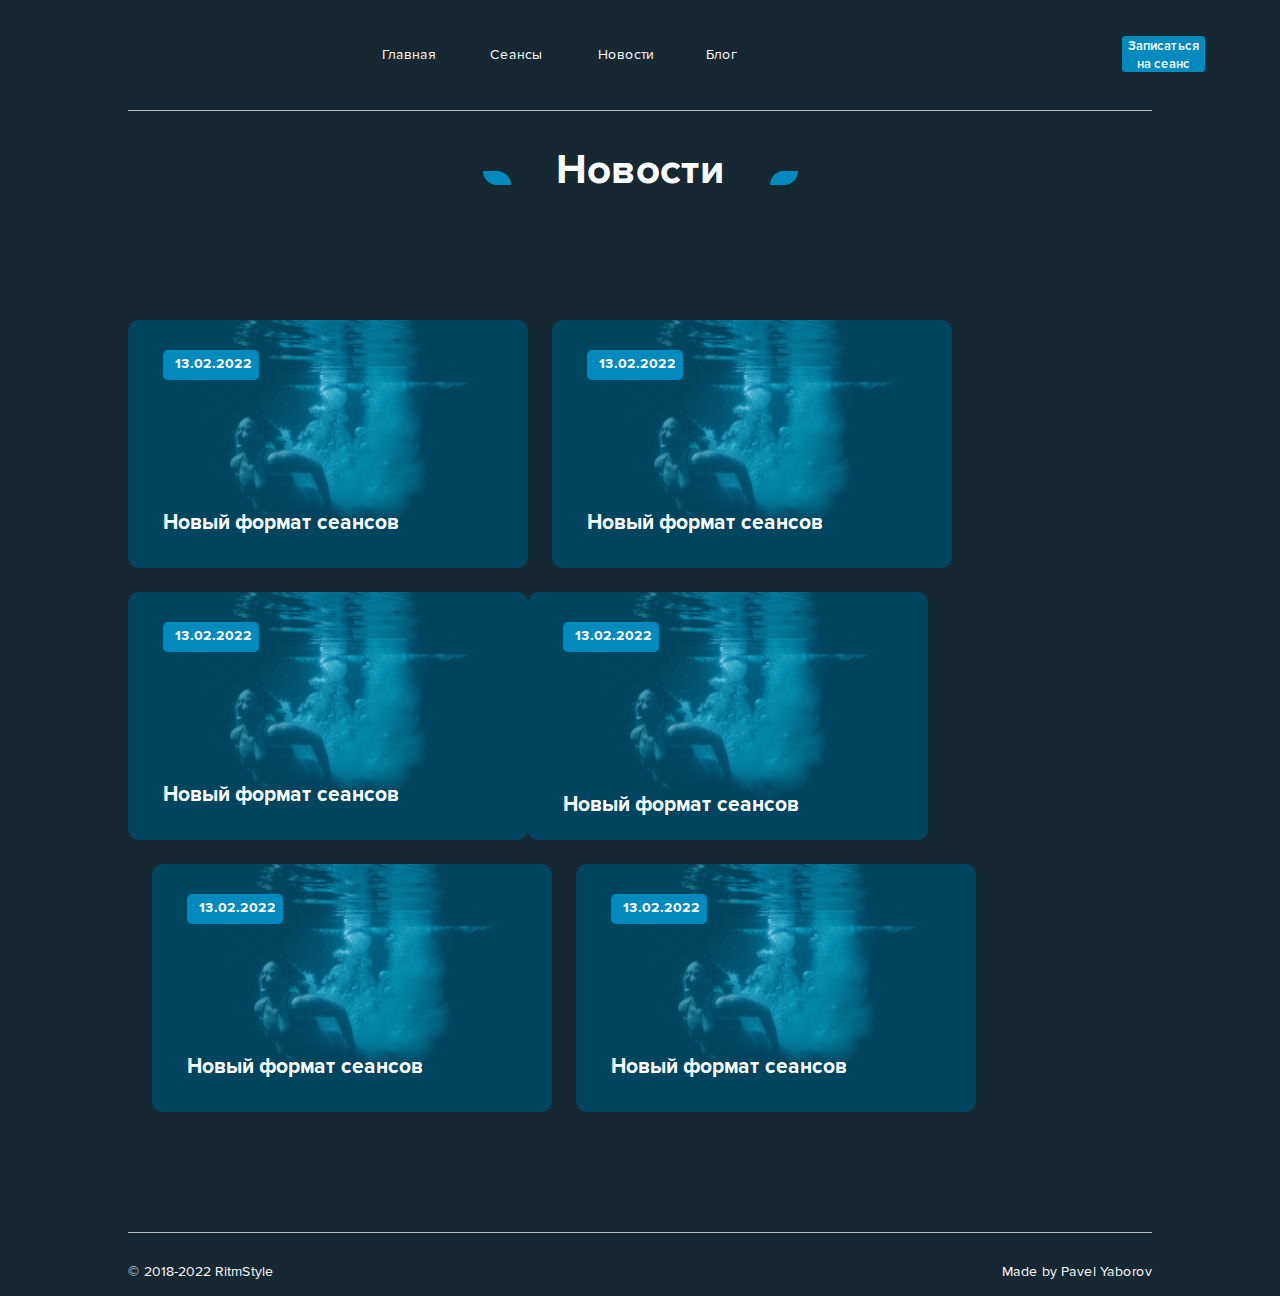
<file: news.html>
<!DOCTYPE html>
<html lang="ru">
<head>
    <meta charset="UTF-8">
    <meta http-equiv="X-UA-Compatible" content="IE=edge">
    <meta name="viewport" content="width=device-width, initial-scale=1.0">
    <link rel="stylesheet" href="https://unpkg.com/swiper/swiper-bundle.min.css" />
    <link rel="stylesheet" href="css/normalize.css">
    <link rel="stylesheet" href="css/style.css">
    <link rel="icon" href="/img/header-logo.svg">
    <title>Ritm style</title>
</head>
<body>
    <header class="header">
        <nav class="header-nav">
            <svg class="header-nav__img" width="60" height="60" viewBox="0 0 60 60" fill="none" xmlns="http://www.w3.org/2000/svg">
                <path d="M27.1809 59.9409C27.1622 59.9106 26.8094 59.8779 26.3971 59.8683C25.9847 59.8584 25.2547 59.785 24.7749 59.7051C20.5702 59.0045 16.3204 57.4796 13.4889 55.6556C12.9657 55.3185 12.8461 55.1884 12.9321 55.0493C12.9947 54.9482 13.2026 54.9996 14.4143 55.4155C14.9941 55.6145 15.8939 55.8695 16.4137 55.9822C17.2932 56.1727 17.4726 56.1869 18.9948 56.187C21.2785 56.187 22.0607 56.0577 24.5484 55.269C29.2868 53.7666 30.4723 53.76 35.1793 55.2091C37.8827 56.0415 38.946 56.2254 41.0505 56.2247C42.5817 56.2243 44.0207 55.9545 45.7505 55.3432C46.2103 55.1808 46.6727 55.0317 46.7779 55.012C46.9836 54.9735 47.0835 55.0604 47.0209 55.2232C46.9254 55.472 44.5079 56.8218 43.0241 57.4548C40.1304 58.6891 35.643 59.8322 33.5718 59.8625C33.1513 59.8687 32.7889 59.9033 32.7665 59.9397C32.717 60.0193 27.2301 60.0205 27.1809 59.9409ZM16.3409 54.0733C12.5739 53.5173 9.30804 51.8135 6.5237 48.9516C5.00699 47.3927 3.88666 45.7769 2.75711 43.5188C1.27915 40.5645 0.226076 36.7539 0.0455478 33.7061C-0.0161067 32.666 -0.014798 26.8854 0.04722 25.897C0.173655 23.8829 0.910019 20.9255 1.92325 18.3621C2.312 17.3785 3.34297 15.2343 3.83642 14.3832C3.98692 14.1235 4.14775 13.8457 4.19385 13.7658C5.18751 12.0402 7.09669 9.62045 8.78347 7.94873C10.3124 6.43349 11.7774 5.24993 13.5417 4.1048C14.0815 3.75444 14.605 3.41201 14.705 3.3438C15.0745 3.09173 17.3128 1.95851 18.1307 1.60932C19.9436 0.835313 22.0153 0.156835 22.6325 0.135042C22.8342 0.12785 23.0161 0.0945802 23.0369 0.0610195C23.0576 0.0274588 23.2457 0 23.4548 0C23.7763 0 23.8365 0.0212842 23.8453 0.138238C23.8538 0.251124 23.7395 0.312434 23.2246 0.471666C21.068 1.1383 18.592 2.31692 16.2042 3.81372C14.4102 4.93822 12.3072 6.69711 10.5681 8.52755C6.11284 13.217 3.52037 18.857 2.73151 25.5772C2.57774 26.8873 2.55746 30.3642 2.69654 31.5993C3.54967 39.1805 6.82746 45.1894 11.6878 48.0823C13.5021 49.1622 15.4951 49.7334 17.7223 49.8119C19.5274 49.8753 20.6818 49.6384 23.9467 48.5345C27.0168 47.4966 27.8481 47.2771 29.1928 47.1498C30.0903 47.0648 31.1528 47.1418 32.1942 47.3672C32.8148 47.5016 35.4005 48.3078 36.8075 48.8057C38.9725 49.5719 40.5767 49.8698 42.2241 49.8119C44.9235 49.7169 47.286 48.8951 49.4339 47.304C53.6459 44.1837 56.49 38.4675 57.2477 31.5995C57.3711 30.4813 57.3722 27.0844 57.2495 25.9334C56.7085 20.8555 55.2103 16.5486 52.6128 12.6036C50.0636 8.73196 46.4511 5.32707 42.4422 3.01741C40.7999 2.07132 38.3112 0.964181 36.7166 0.470577C36.2121 0.314396 36.0805 0.245386 36.0805 0.136858C36.0805 0.0214295 36.1364 0.000145285 36.4396 0.000145285C36.6372 0.000145285 36.8155 0.0271682 36.836 0.0602204C36.8564 0.0932 37.0589 0.127778 37.2859 0.136931C38.3045 0.178119 41.5517 1.38529 43.763 2.54488C50.8293 6.25043 55.9943 12.3048 58.5982 19.9349C59.2764 21.9221 59.8357 24.4856 59.8595 25.7154C59.8669 26.0964 59.9096 26.4525 59.9549 26.5103C60.0191 26.5922 60.0156 26.6022 59.9388 26.556C59.8592 26.5082 59.8563 26.5263 59.9234 26.6514C60.0243 26.8397 59.9855 32.1766 59.8703 33.9603C59.784 35.2981 59.5495 36.635 59.0933 38.3914C57.5673 44.2664 54.404 48.9458 50.1126 51.6766C48.5839 52.6494 46.3338 53.5596 44.581 53.9143C43.8475 54.0627 43.5433 54.0822 41.9696 54.0822C39.5962 54.0822 38.4446 53.8865 35.2079 52.9326C31.8053 51.9298 31.3616 51.837 29.9731 51.837C28.5844 51.837 28.1397 51.9301 24.7383 52.9327C21.6163 53.8529 20.5238 54.0466 18.2675 54.0802C17.3278 54.0941 16.4608 54.0911 16.3409 54.0733ZM16.5954 47.3661C15.1403 47.2073 13.9619 46.8565 12.5602 46.1651C10.6644 45.2298 9.06746 43.7643 7.69143 41.6967C7.04071 40.7189 6.4691 39.6746 6.51687 39.5504C6.59539 39.3459 6.8716 39.4466 7.28733 39.8311C8.196 40.6715 10.2789 42.2052 10.5118 42.2052C10.5525 42.2052 10.6374 42.2517 10.7005 42.3082C10.8557 42.4474 12.0699 42.9759 12.742 43.1967C14.0902 43.6397 15.8305 43.8436 17.2861 43.729C18.9945 43.5947 20.2113 43.3071 22.121 42.5865C25.1308 41.4509 26.7375 41.0548 28.9783 40.8961C30.6464 40.7779 32.603 40.9664 34.3719 41.4159C35.227 41.6332 36.1761 41.944 37.6074 42.4754C39.1577 43.0512 40.0205 43.3104 41.0322 43.5046C44.4239 44.1555 47.5417 43.5563 50.3309 41.7174C51.176 41.1602 52.3921 40.2012 52.8358 39.7422C53.1323 39.4354 53.4259 39.3517 53.503 39.5522C53.5778 39.7469 52.4918 41.5776 51.649 42.6773C51.1851 43.2828 50.1748 44.3224 49.5674 44.8193C48.0995 46.0202 46.212 46.8889 44.2599 47.2618C43.3573 47.4343 41.1923 47.4359 40.1884 47.2648C39.0751 47.0752 37.9092 46.7437 36.5895 46.2419C33.6604 45.1281 32.1823 44.8049 30.0096 44.8028C29.075 44.802 28.5555 44.8394 27.8793 44.9559C26.2664 45.2341 25.629 45.4238 22.8706 46.4478C21.8655 46.8209 20.8728 47.0866 19.8661 47.2518C19.0321 47.3889 17.3435 47.4479 16.5954 47.3661Z" fill="white"/>
                <path d="M24.9209 35.5078L17.4323 17.6227C16.9007 16.3915 16.3691 15.5382 15.8375 15.063C15.3059 14.5878 14.6934 14.307 14 14.2206V13.5726C14.0925 13.5726 14.3236 13.5618 14.6934 13.5402C15.0401 13.5186 15.2943 13.5078 15.4561 13.5078C16.2651 13.5078 17.0971 13.5942 17.9523 13.767C18.8075 13.9182 19.6165 14.2854 20.3792 14.8686C21.1419 15.4518 21.7891 16.3699 22.3207 17.6227L27.0011 28.8009L30.1213 20.5063L28.9079 17.6227C28.3763 16.3915 27.7985 15.5382 27.1744 15.063C26.5735 14.5878 25.9263 14.307 25.2329 14.2206V13.5726C25.3254 13.5726 25.5334 13.5618 25.857 13.5402C26.1806 13.5186 26.4233 13.5078 26.585 13.5078C27.394 13.5078 28.2261 13.5942 29.0813 13.767C29.9364 13.9398 30.7454 14.3178 31.5081 14.901C32.2709 15.4626 32.918 16.3699 33.4496 17.6227L38.4074 29.4165L44.3359 13.8318H46L37.7833 35.5078H36.3965L31.0574 22.8068L26.3077 35.5078H24.9209Z" fill="white"/>
            </svg>
            <ul class="header-nav__list">
                <li class="header-nav__list-item"><a href="/index.html" class="header-nav__list-item__link">Главная</a></li>
                <li class="header-nav__list-item"><a href="/session.html" class="header-nav__list-item__link">Сеансы</a></li>
                <!-- <li class="header-nav__list-item"><a href="" class="header-nav__list-item__link">Отзывы</a></li>
                <li class="header-nav__list-item"><a href="" class="header-nav__list-item__link">Контакты</a></li> -->
                <li class="header-nav__list-item"><a href="/news.html" class="header-nav__list-item__link">Новости</a></li>
                <!-- <li class="header-nav__list-item"><a href="" class="header-nav__list-item__link">Обо мне</a></li> -->
                <li class="header-nav__list-item"><a href="/blog.html" class="header-nav__list-item__link">Блог</a></li>
            </ul>
            <button class="header-nav__btn">Записаться на сеанс</button>
        </nav>
    </header>
    <section class="news-section">
        <div class="news-content">
            <div class="news-content__title-block">
                <svg class="session-leave-left" width="28" height="14" viewBox="0 0 28 14" fill="none" xmlns="http://www.w3.org/2000/svg">
                    <path d="M0 0H14C21.732 0 28 6.26801 28 14V14H14C6.26801 14 0 7.73199 0 0V0Z" fill="#018ABE"/>
                </svg>
                <h1 class="session-content__title h-reset">Новости</h1>
                <svg class="session-leave-right" width="28" height="14" viewBox="0 0 28 14" fill="none" xmlns="http://www.w3.org/2000/svg">
                    <path d="M28 0H14C6.26801 0 0 6.26801 0 14V14H14C21.732 14 28 7.73199 28 0V0Z" fill="#018ABE"/>
                </svg>
            </div>
            <ul class="news-content__list">
                <li class="news-content__list-item">
                    <div class="news-content__list-item__date">
                        <p class="news-content__list-item__date-text p-reset">
                            13.02.2022
                        </p>
                    </div>
                    <h3 class="news-content__list-item__subtitle h-reset">
                        Новый формат сеансов
                    </h3>
                </li>
                <li class="news-content__list-item">
                    <div class="news-content__list-item__date">
                        <p class="news-content__list-item__date-text p-reset">
                            13.02.2022
                        </p>
                    </div>
                    <h3 class="news-content__list-item__subtitle h-reset">
                        Новый формат сеансов
                    </h3>
                </li>
                <li class="news-content__list-item">
                    <div class="news-content__list-item__date">
                        <p class="news-content__list-item__date-text p-reset">
                            13.02.2022
                        </p>
                    </div>
                    <h3 class="news-content__list-item__subtitle h-reset">
                        Новый формат сеансов
                    </h3>
                </li>
                <li class="news-content__list-item">
                    <div class="news-content__list-item__date">
                        <p class="news-content__list-item__date-text p-reset">
                            13.02.2022
                        </p>
                    </div>
                    <h3 class="news-content__list-item__subtitle h-reset">
                        Новый формат сеансов
                    </h3>
                </li>
                <li class="news-content__list-item">
                    <div class="news-content__list-item__date">
                        <p class="news-content__list-item__date-text p-reset">
                            13.02.2022
                        </p>
                    </div>
                    <h3 class="news-content__list-item__subtitle h-reset">
                        Новый формат сеансов
                    </h3>
                </li>
                <li class="news-content__list-item">
                    <div class="news-content__list-item__date">
                        <p class="news-content__list-item__date-text p-reset">
                            13.02.2022
                        </p>
                    </div>
                    <h3 class="news-content__list-item__subtitle h-reset">
                        Новый формат сеансов
                    </h3>
                </li>
            </ul>
        </div>
    </section>
    <footer class="footer-news">
        <p class="footer-copyright__text">© 2018-2022 RitmStyle</p>
        <p class="footer-copyright__text">Made by Pavel Yaborov</p>
    </footer>
</body>
</html>
</file>
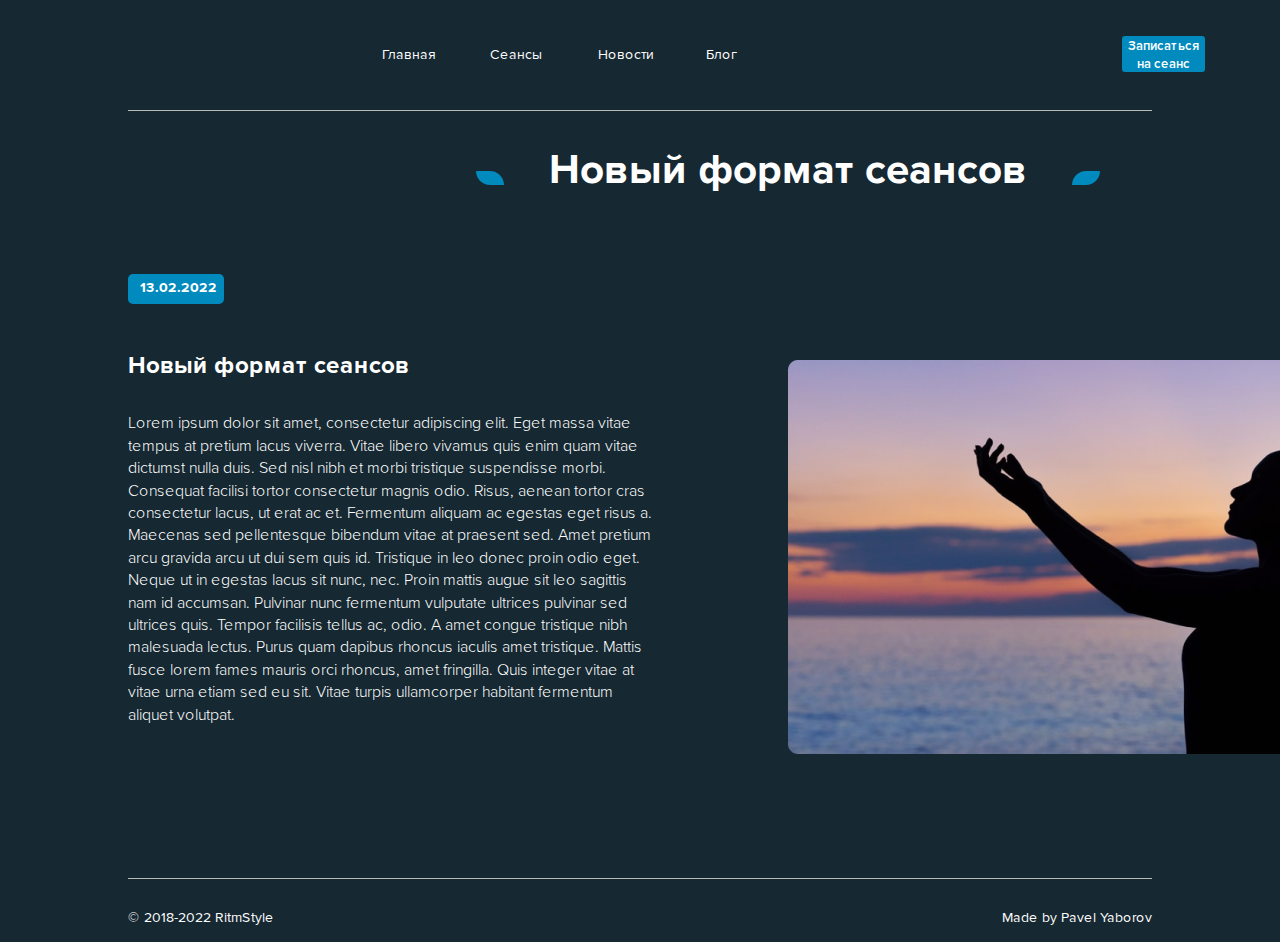
<file: session.html>
<!DOCTYPE html>
<html lang="ru">
<head>
    <meta charset="UTF-8">
    <meta http-equiv="X-UA-Compatible" content="IE=edge">
    <meta name="viewport" content="width=device-width, initial-scale=1.0">
    <link rel="stylesheet" href="https://unpkg.com/swiper/swiper-bundle.min.css" />
    <link rel="stylesheet" href="css/normalize.css">
    <link rel="stylesheet" href="css/style.css">
    <link rel="icon" href="/img/header-logo.svg">
    <title>Ritm style</title>
</head>
<body>
    <header class="header">
        <nav class="header-nav">
            <svg class="header-nav__img" width="60" height="60" viewBox="0 0 60 60" fill="none" xmlns="http://www.w3.org/2000/svg">
                <path d="M27.1809 59.9409C27.1622 59.9106 26.8094 59.8779 26.3971 59.8683C25.9847 59.8584 25.2547 59.785 24.7749 59.7051C20.5702 59.0045 16.3204 57.4796 13.4889 55.6556C12.9657 55.3185 12.8461 55.1884 12.9321 55.0493C12.9947 54.9482 13.2026 54.9996 14.4143 55.4155C14.9941 55.6145 15.8939 55.8695 16.4137 55.9822C17.2932 56.1727 17.4726 56.1869 18.9948 56.187C21.2785 56.187 22.0607 56.0577 24.5484 55.269C29.2868 53.7666 30.4723 53.76 35.1793 55.2091C37.8827 56.0415 38.946 56.2254 41.0505 56.2247C42.5817 56.2243 44.0207 55.9545 45.7505 55.3432C46.2103 55.1808 46.6727 55.0317 46.7779 55.012C46.9836 54.9735 47.0835 55.0604 47.0209 55.2232C46.9254 55.472 44.5079 56.8218 43.0241 57.4548C40.1304 58.6891 35.643 59.8322 33.5718 59.8625C33.1513 59.8687 32.7889 59.9033 32.7665 59.9397C32.717 60.0193 27.2301 60.0205 27.1809 59.9409ZM16.3409 54.0733C12.5739 53.5173 9.30804 51.8135 6.5237 48.9516C5.00699 47.3927 3.88666 45.7769 2.75711 43.5188C1.27915 40.5645 0.226076 36.7539 0.0455478 33.7061C-0.0161067 32.666 -0.014798 26.8854 0.04722 25.897C0.173655 23.8829 0.910019 20.9255 1.92325 18.3621C2.312 17.3785 3.34297 15.2343 3.83642 14.3832C3.98692 14.1235 4.14775 13.8457 4.19385 13.7658C5.18751 12.0402 7.09669 9.62045 8.78347 7.94873C10.3124 6.43349 11.7774 5.24993 13.5417 4.1048C14.0815 3.75444 14.605 3.41201 14.705 3.3438C15.0745 3.09173 17.3128 1.95851 18.1307 1.60932C19.9436 0.835313 22.0153 0.156835 22.6325 0.135042C22.8342 0.12785 23.0161 0.0945802 23.0369 0.0610195C23.0576 0.0274588 23.2457 0 23.4548 0C23.7763 0 23.8365 0.0212842 23.8453 0.138238C23.8538 0.251124 23.7395 0.312434 23.2246 0.471666C21.068 1.1383 18.592 2.31692 16.2042 3.81372C14.4102 4.93822 12.3072 6.69711 10.5681 8.52755C6.11284 13.217 3.52037 18.857 2.73151 25.5772C2.57774 26.8873 2.55746 30.3642 2.69654 31.5993C3.54967 39.1805 6.82746 45.1894 11.6878 48.0823C13.5021 49.1622 15.4951 49.7334 17.7223 49.8119C19.5274 49.8753 20.6818 49.6384 23.9467 48.5345C27.0168 47.4966 27.8481 47.2771 29.1928 47.1498C30.0903 47.0648 31.1528 47.1418 32.1942 47.3672C32.8148 47.5016 35.4005 48.3078 36.8075 48.8057C38.9725 49.5719 40.5767 49.8698 42.2241 49.8119C44.9235 49.7169 47.286 48.8951 49.4339 47.304C53.6459 44.1837 56.49 38.4675 57.2477 31.5995C57.3711 30.4813 57.3722 27.0844 57.2495 25.9334C56.7085 20.8555 55.2103 16.5486 52.6128 12.6036C50.0636 8.73196 46.4511 5.32707 42.4422 3.01741C40.7999 2.07132 38.3112 0.964181 36.7166 0.470577C36.2121 0.314396 36.0805 0.245386 36.0805 0.136858C36.0805 0.0214295 36.1364 0.000145285 36.4396 0.000145285C36.6372 0.000145285 36.8155 0.0271682 36.836 0.0602204C36.8564 0.0932 37.0589 0.127778 37.2859 0.136931C38.3045 0.178119 41.5517 1.38529 43.763 2.54488C50.8293 6.25043 55.9943 12.3048 58.5982 19.9349C59.2764 21.9221 59.8357 24.4856 59.8595 25.7154C59.8669 26.0964 59.9096 26.4525 59.9549 26.5103C60.0191 26.5922 60.0156 26.6022 59.9388 26.556C59.8592 26.5082 59.8563 26.5263 59.9234 26.6514C60.0243 26.8397 59.9855 32.1766 59.8703 33.9603C59.784 35.2981 59.5495 36.635 59.0933 38.3914C57.5673 44.2664 54.404 48.9458 50.1126 51.6766C48.5839 52.6494 46.3338 53.5596 44.581 53.9143C43.8475 54.0627 43.5433 54.0822 41.9696 54.0822C39.5962 54.0822 38.4446 53.8865 35.2079 52.9326C31.8053 51.9298 31.3616 51.837 29.9731 51.837C28.5844 51.837 28.1397 51.9301 24.7383 52.9327C21.6163 53.8529 20.5238 54.0466 18.2675 54.0802C17.3278 54.0941 16.4608 54.0911 16.3409 54.0733ZM16.5954 47.3661C15.1403 47.2073 13.9619 46.8565 12.5602 46.1651C10.6644 45.2298 9.06746 43.7643 7.69143 41.6967C7.04071 40.7189 6.4691 39.6746 6.51687 39.5504C6.59539 39.3459 6.8716 39.4466 7.28733 39.8311C8.196 40.6715 10.2789 42.2052 10.5118 42.2052C10.5525 42.2052 10.6374 42.2517 10.7005 42.3082C10.8557 42.4474 12.0699 42.9759 12.742 43.1967C14.0902 43.6397 15.8305 43.8436 17.2861 43.729C18.9945 43.5947 20.2113 43.3071 22.121 42.5865C25.1308 41.4509 26.7375 41.0548 28.9783 40.8961C30.6464 40.7779 32.603 40.9664 34.3719 41.4159C35.227 41.6332 36.1761 41.944 37.6074 42.4754C39.1577 43.0512 40.0205 43.3104 41.0322 43.5046C44.4239 44.1555 47.5417 43.5563 50.3309 41.7174C51.176 41.1602 52.3921 40.2012 52.8358 39.7422C53.1323 39.4354 53.4259 39.3517 53.503 39.5522C53.5778 39.7469 52.4918 41.5776 51.649 42.6773C51.1851 43.2828 50.1748 44.3224 49.5674 44.8193C48.0995 46.0202 46.212 46.8889 44.2599 47.2618C43.3573 47.4343 41.1923 47.4359 40.1884 47.2648C39.0751 47.0752 37.9092 46.7437 36.5895 46.2419C33.6604 45.1281 32.1823 44.8049 30.0096 44.8028C29.075 44.802 28.5555 44.8394 27.8793 44.9559C26.2664 45.2341 25.629 45.4238 22.8706 46.4478C21.8655 46.8209 20.8728 47.0866 19.8661 47.2518C19.0321 47.3889 17.3435 47.4479 16.5954 47.3661Z" fill="white"/>
                <path d="M24.9209 35.5078L17.4323 17.6227C16.9007 16.3915 16.3691 15.5382 15.8375 15.063C15.3059 14.5878 14.6934 14.307 14 14.2206V13.5726C14.0925 13.5726 14.3236 13.5618 14.6934 13.5402C15.0401 13.5186 15.2943 13.5078 15.4561 13.5078C16.2651 13.5078 17.0971 13.5942 17.9523 13.767C18.8075 13.9182 19.6165 14.2854 20.3792 14.8686C21.1419 15.4518 21.7891 16.3699 22.3207 17.6227L27.0011 28.8009L30.1213 20.5063L28.9079 17.6227C28.3763 16.3915 27.7985 15.5382 27.1744 15.063C26.5735 14.5878 25.9263 14.307 25.2329 14.2206V13.5726C25.3254 13.5726 25.5334 13.5618 25.857 13.5402C26.1806 13.5186 26.4233 13.5078 26.585 13.5078C27.394 13.5078 28.2261 13.5942 29.0813 13.767C29.9364 13.9398 30.7454 14.3178 31.5081 14.901C32.2709 15.4626 32.918 16.3699 33.4496 17.6227L38.4074 29.4165L44.3359 13.8318H46L37.7833 35.5078H36.3965L31.0574 22.8068L26.3077 35.5078H24.9209Z" fill="white"/>
            </svg>
            <ul class="header-nav__list">
                <li class="header-nav__list-item"><a href="/index.html" class="header-nav__list-item__link">Главная</a></li>
                <li class="header-nav__list-item"><a href="/session.html" class="header-nav__list-item__link">Сеансы</a></li>
                <!-- <li class="header-nav__list-item"><a href="" class="header-nav__list-item__link">Отзывы</a></li>
                <li class="header-nav__list-item"><a href="" class="header-nav__list-item__link">Контакты</a></li> -->
                <li class="header-nav__list-item"><a href="/news.html" class="header-nav__list-item__link">Новости</a></li>
                <!-- <li class="header-nav__list-item"><a href="" class="header-nav__list-item__link">Обо мне</a></li> -->
                <li class="header-nav__list-item"><a href="/blog.html" class="header-nav__list-item__link">Блог</a></li>
            </ul>
            <button class="header-nav__btn">Записаться на сеанс</button>
        </nav>
    </header>
    <section class="session-section">
        <div class="session-content">
            <div class="session-content__title-block">
                <svg class="session-leave-left" width="28" height="14" viewBox="0 0 28 14" fill="none" xmlns="http://www.w3.org/2000/svg">
                    <path d="M0 0H14C21.732 0 28 6.26801 28 14V14H14C6.26801 14 0 7.73199 0 0V0Z" fill="#018ABE"/>
                </svg>
                <h1 class="session-content__title h-reset">Новый формат сеансов</h1>
                <svg class="session-leave-right" width="28" height="14" viewBox="0 0 28 14" fill="none" xmlns="http://www.w3.org/2000/svg">
                    <path d="M28 0H14C6.26801 0 0 6.26801 0 14V14H14C21.732 14 28 7.73199 28 0V0Z" fill="#018ABE"/>
                </svg>
            </div>
            <div class="session-content__wrapper">
                <div class="session-content__text-block">
                    <p class="session-content__text">13.02.2022</p>
                    <h3 class="session__title h-reset">Новый формат сеансов</h3>
                    <p class="session-content__text-main">Lorem ipsum dolor sit amet, consectetur adipiscing elit. Eget massa vitae tempus at pretium lacus viverra. Vitae libero vivamus quis enim quam vitae dictumst nulla duis. Sed nisl nibh et morbi tristique suspendisse morbi. Consequat facilisi tortor consectetur magnis odio. Risus, aenean tortor cras consectetur lacus, ut erat ac et. Fermentum aliquam ac egestas eget risus a. Maecenas sed pellentesque bibendum vitae at praesent sed. Amet pretium arcu gravida arcu ut dui sem quis id. Tristique in leo donec proin odio eget. Neque ut in egestas lacus sit nunc, nec. Proin mattis augue sit leo sagittis nam id accumsan. Pulvinar nunc fermentum vulputate ultrices pulvinar sed ultrices quis.
                        Tempor facilisis tellus ac, odio. A amet congue tristique nibh malesuada lectus. Purus quam dapibus rhoncus iaculis amet tristique. Mattis fusce lorem fames mauris orci rhoncus, amet fringilla. Quis integer vitae at vitae urna etiam sed eu sit.
                        Vitae turpis ullamcorper habitant fermentum aliquet volutpat. </p>
                </div>
                <div class="session-content__img-block">
                    <img src="/img/session-page__img.png" alt="#" class="session-content__img">
                </div>
            </div>
        </div>
    </section>
    <footer class="footer-session">
        <p class="footer-copyright__text">© 2018-2022 RitmStyle</p>
        <p class="footer-copyright__text">Made by Pavel Yaborov</p>
    </footer>
</body>
</html>
</file>
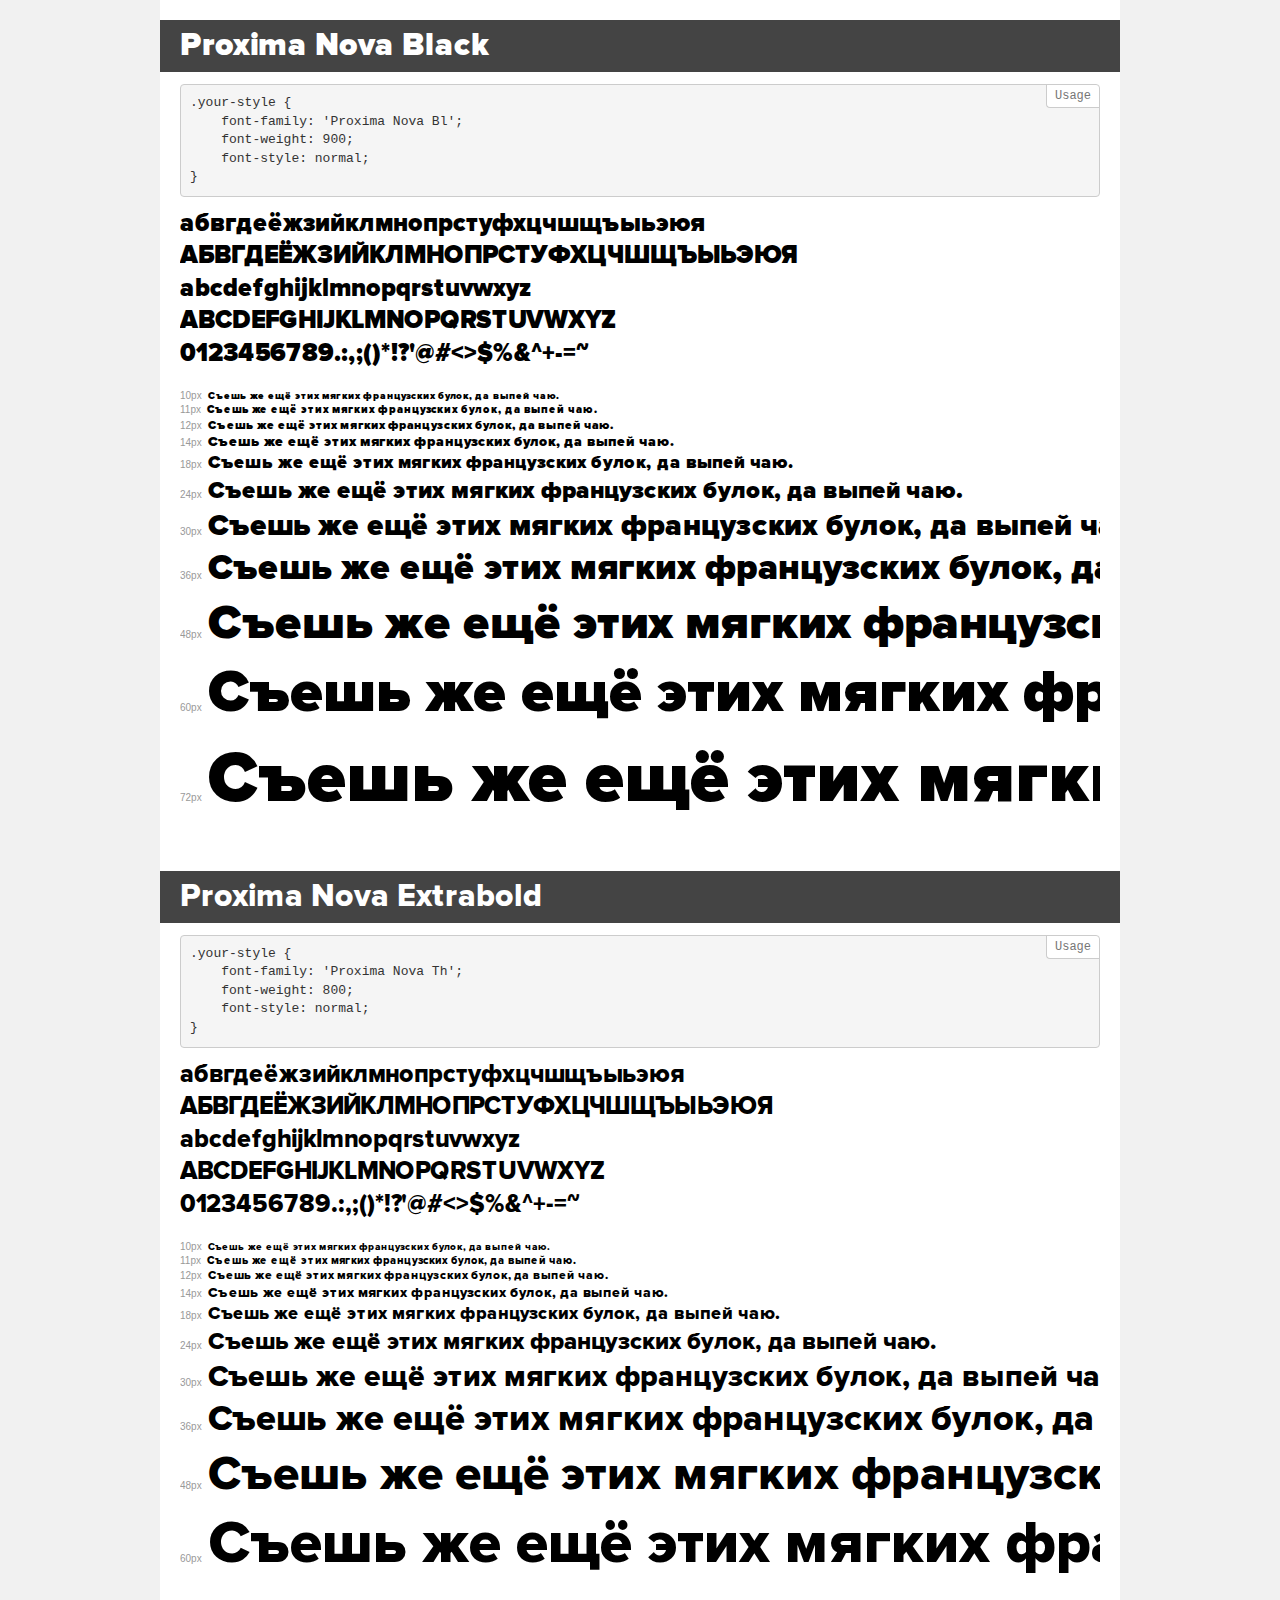
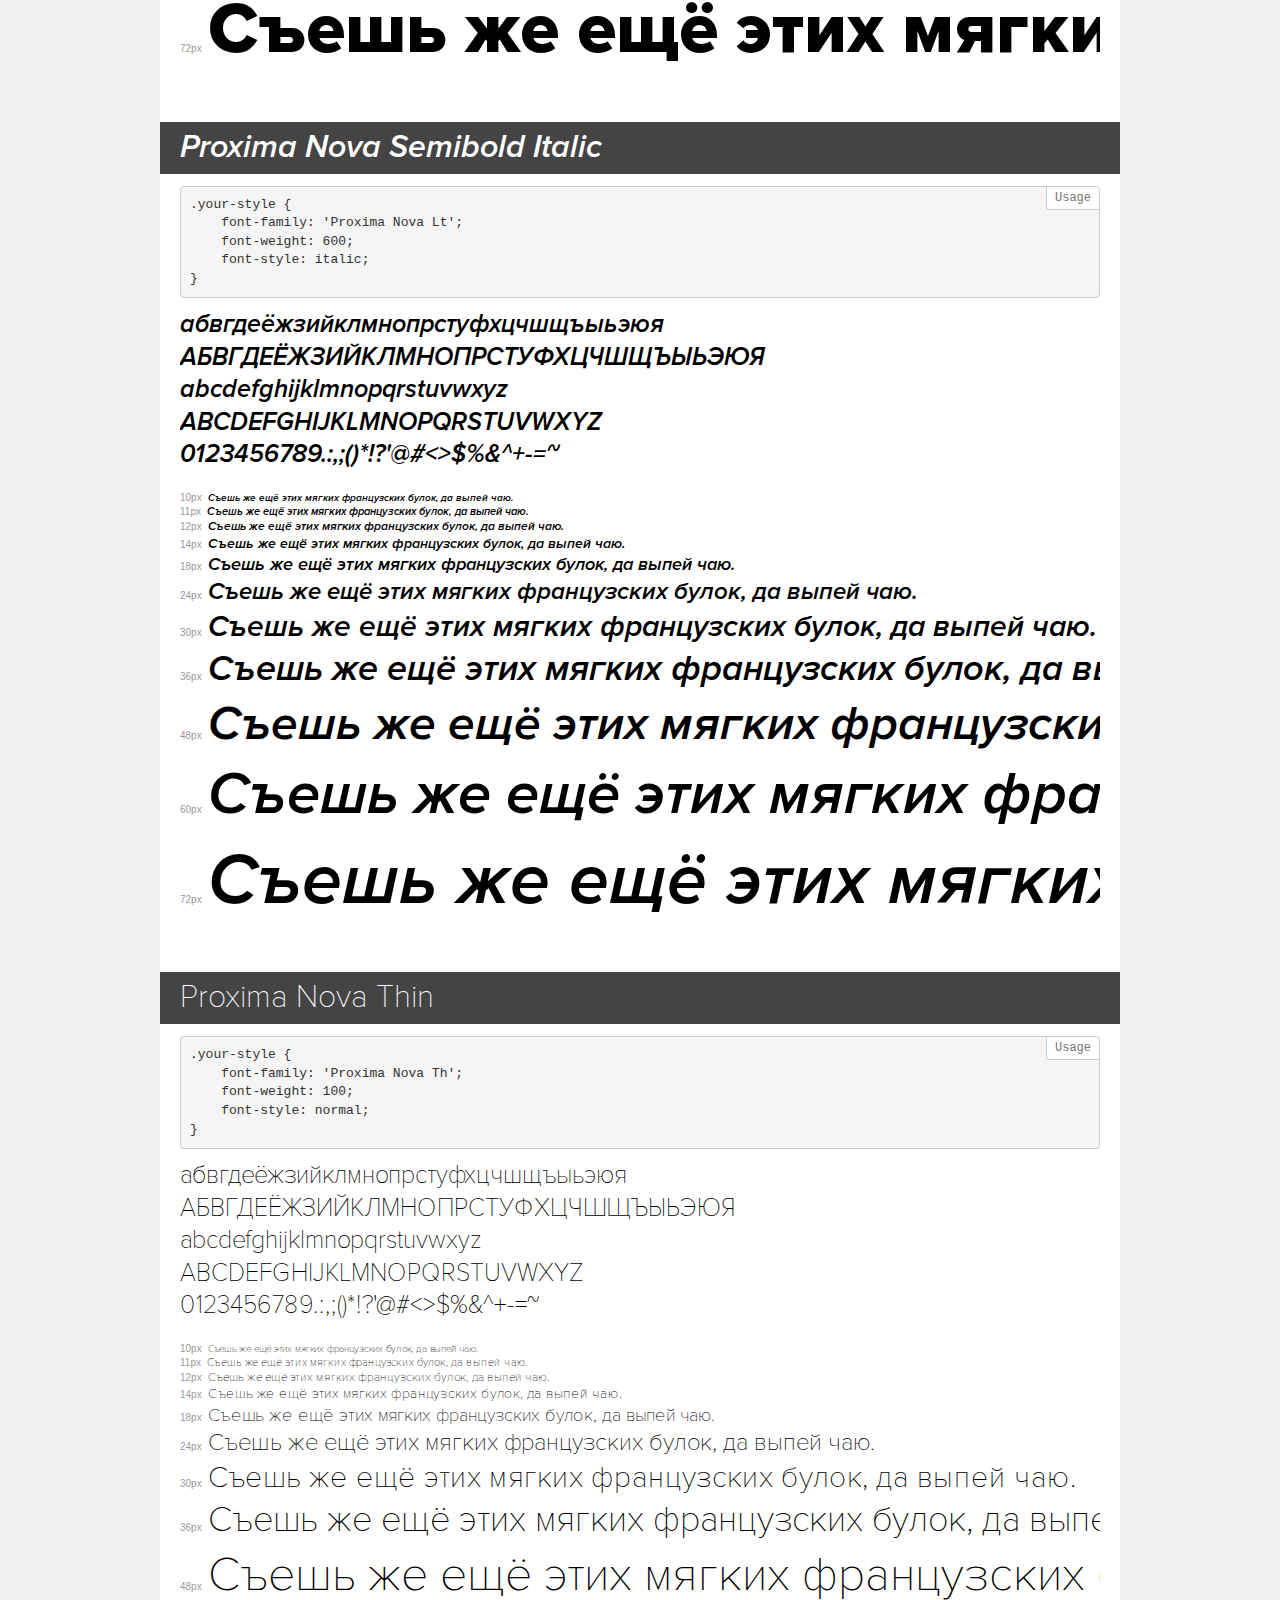
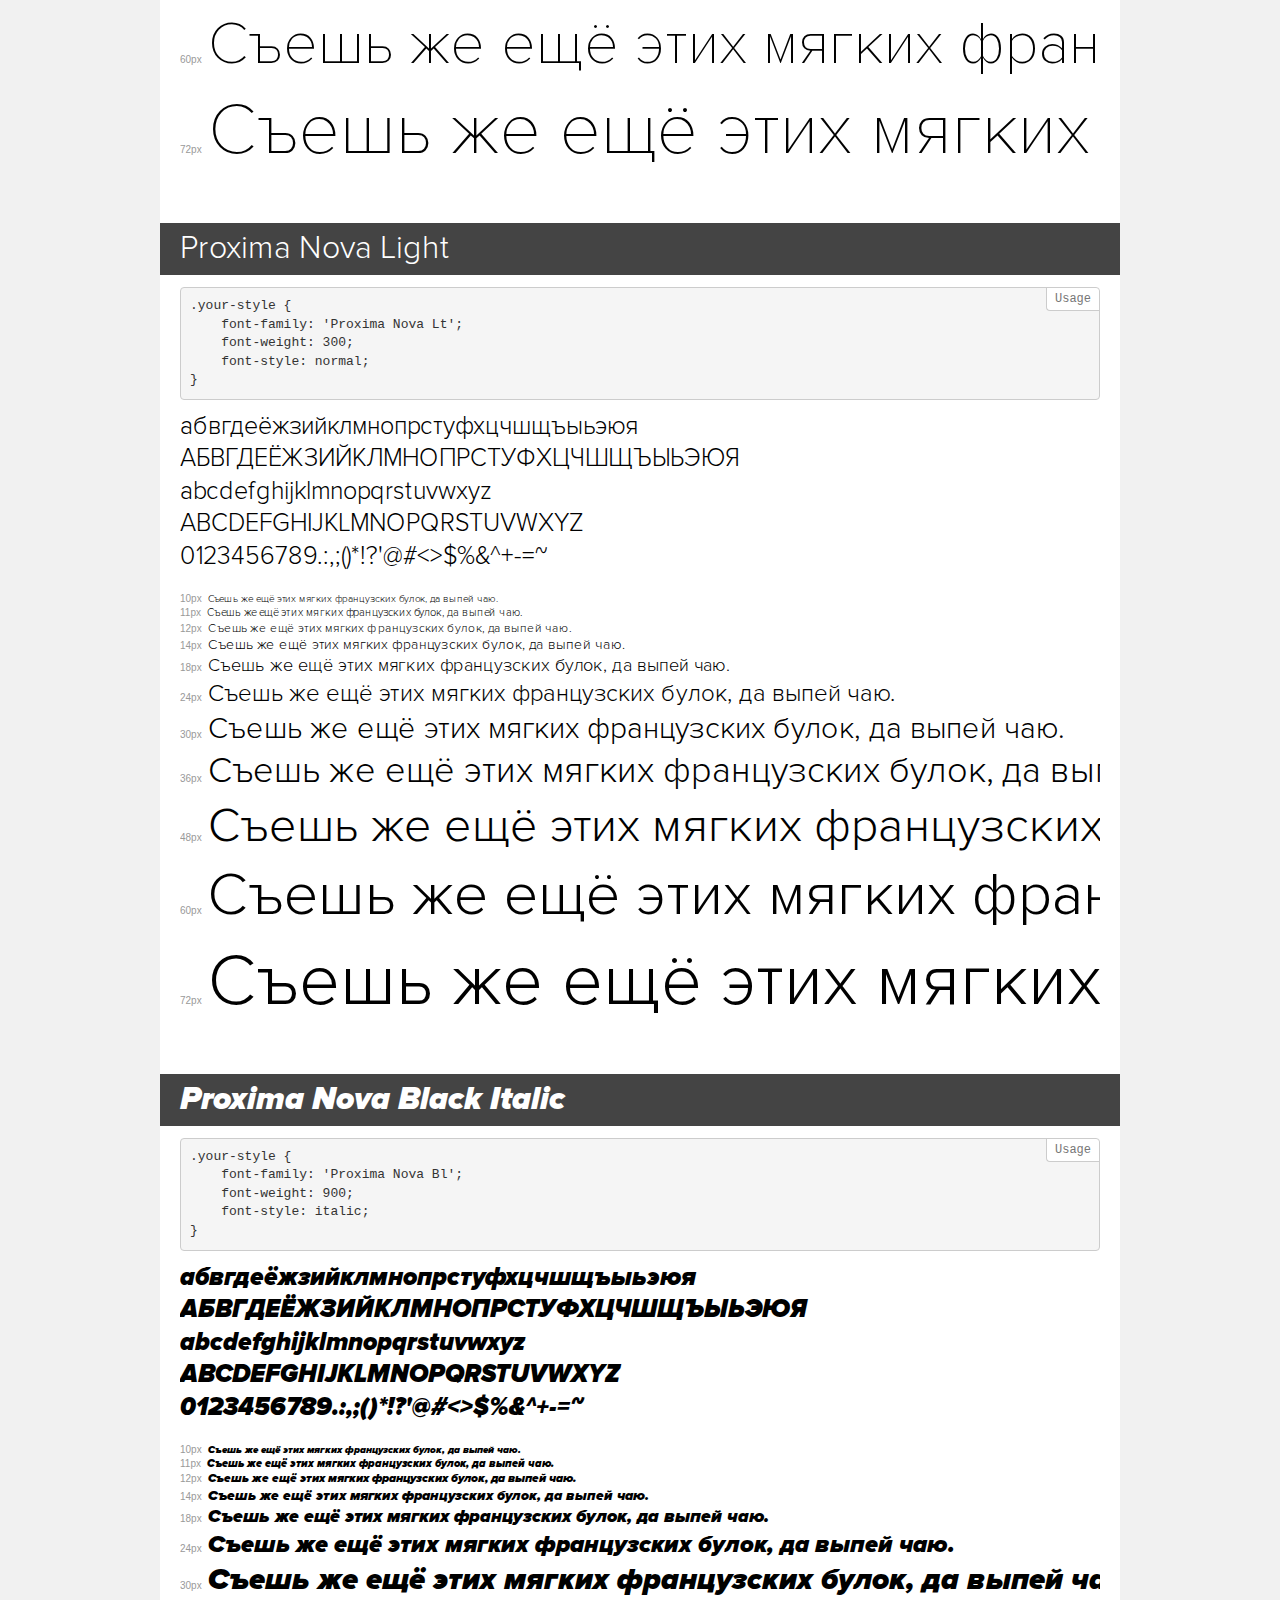
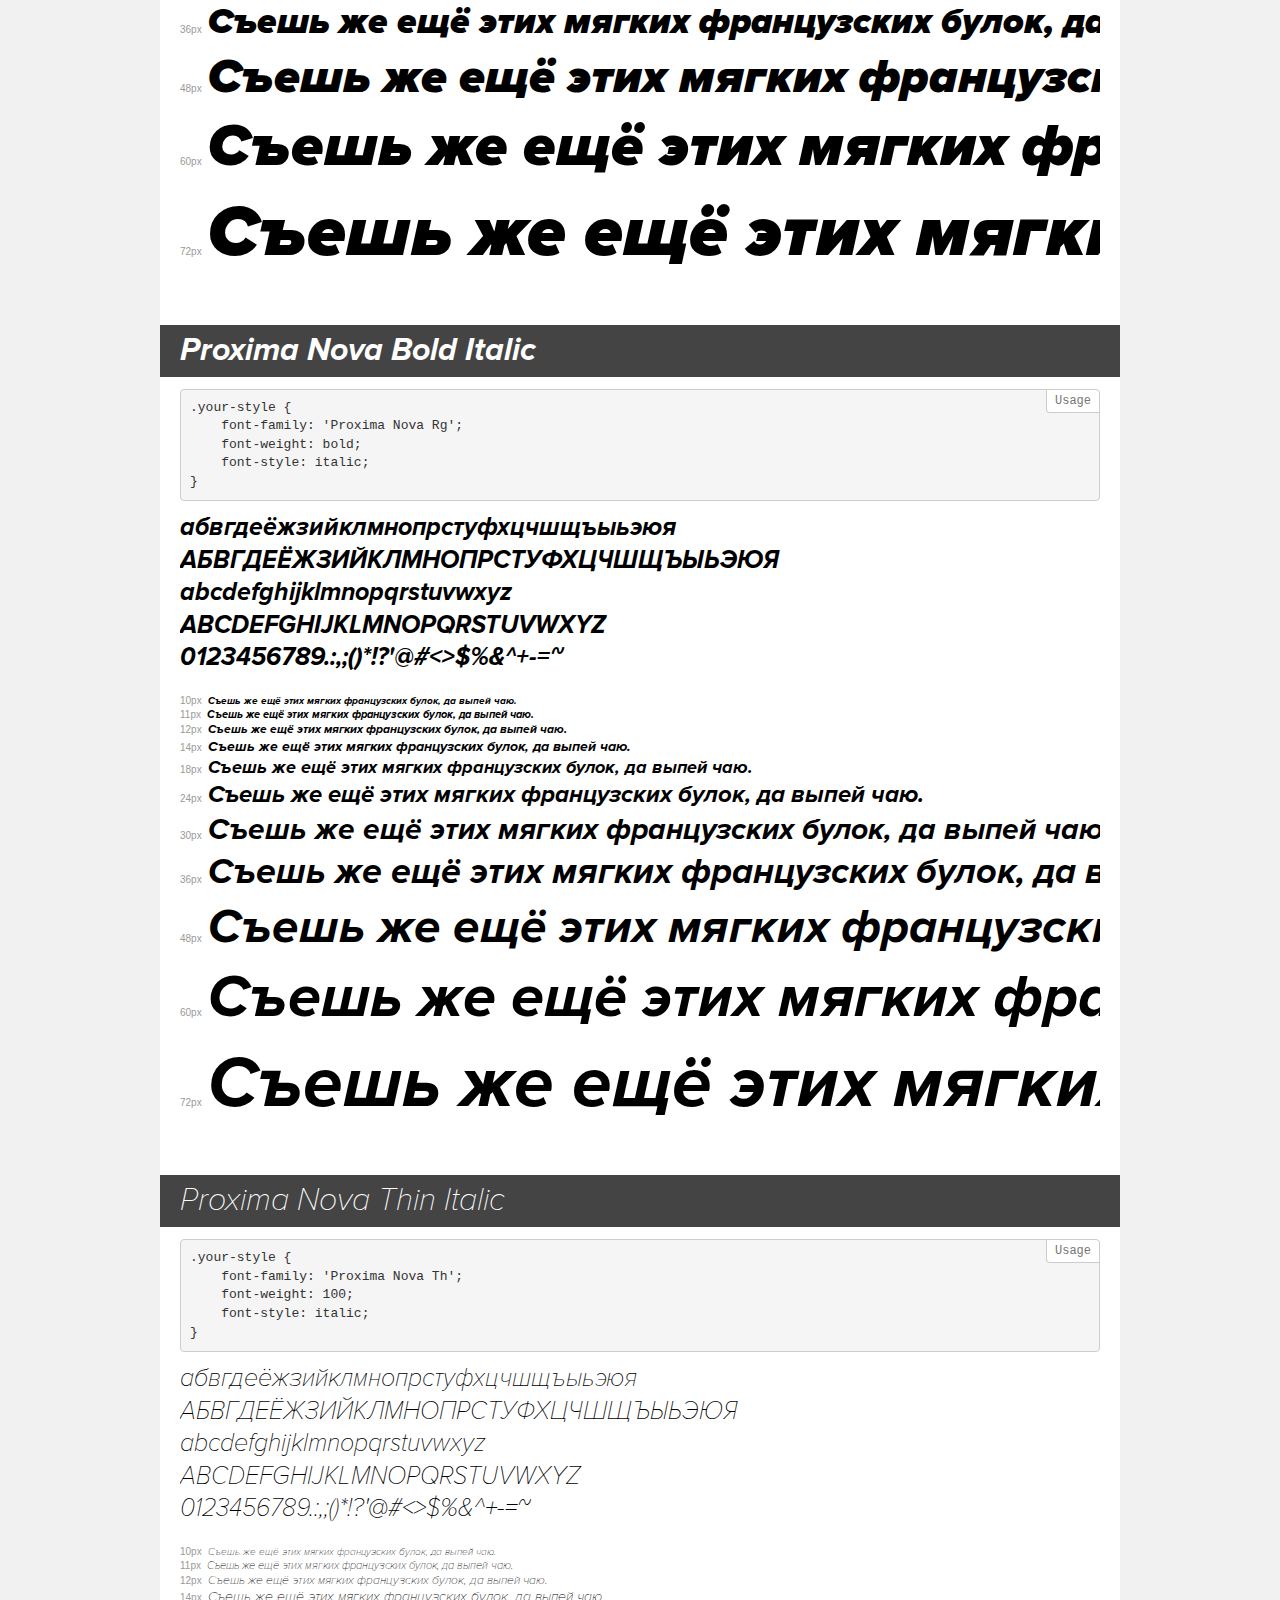
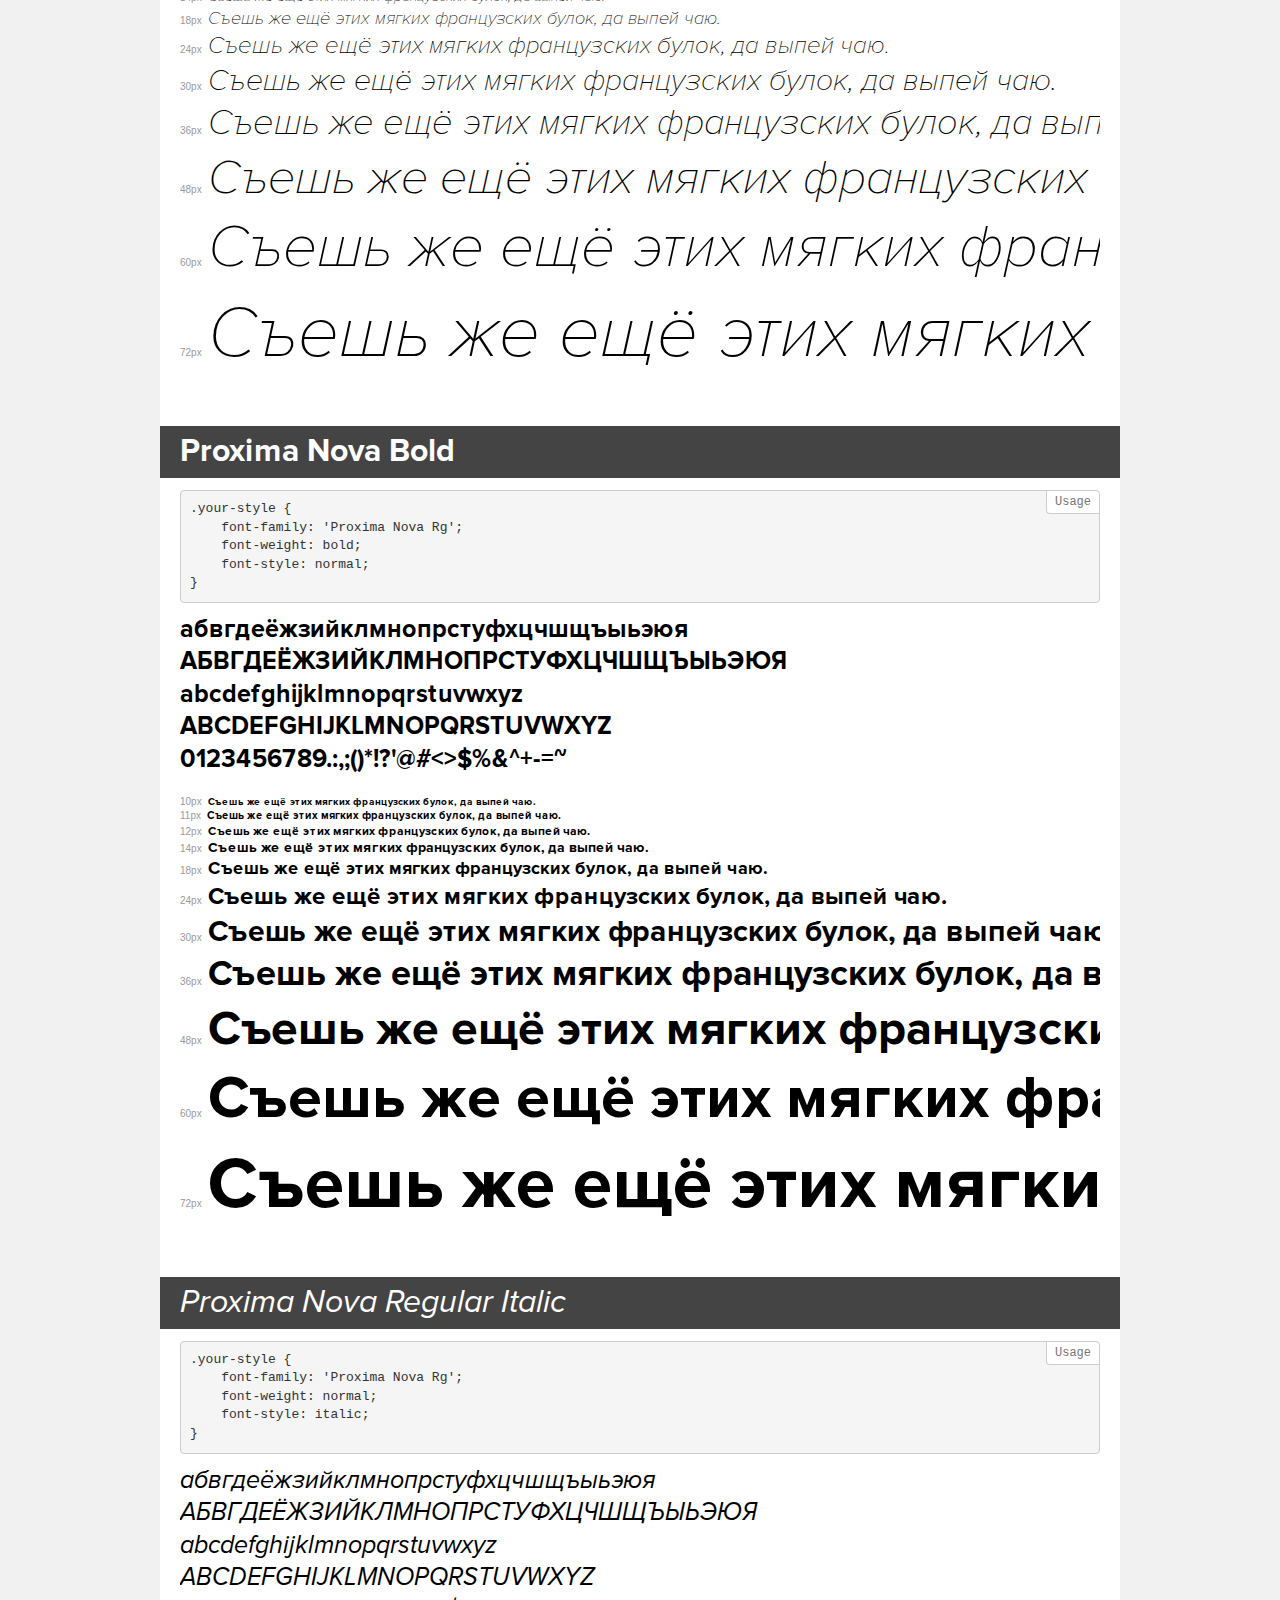
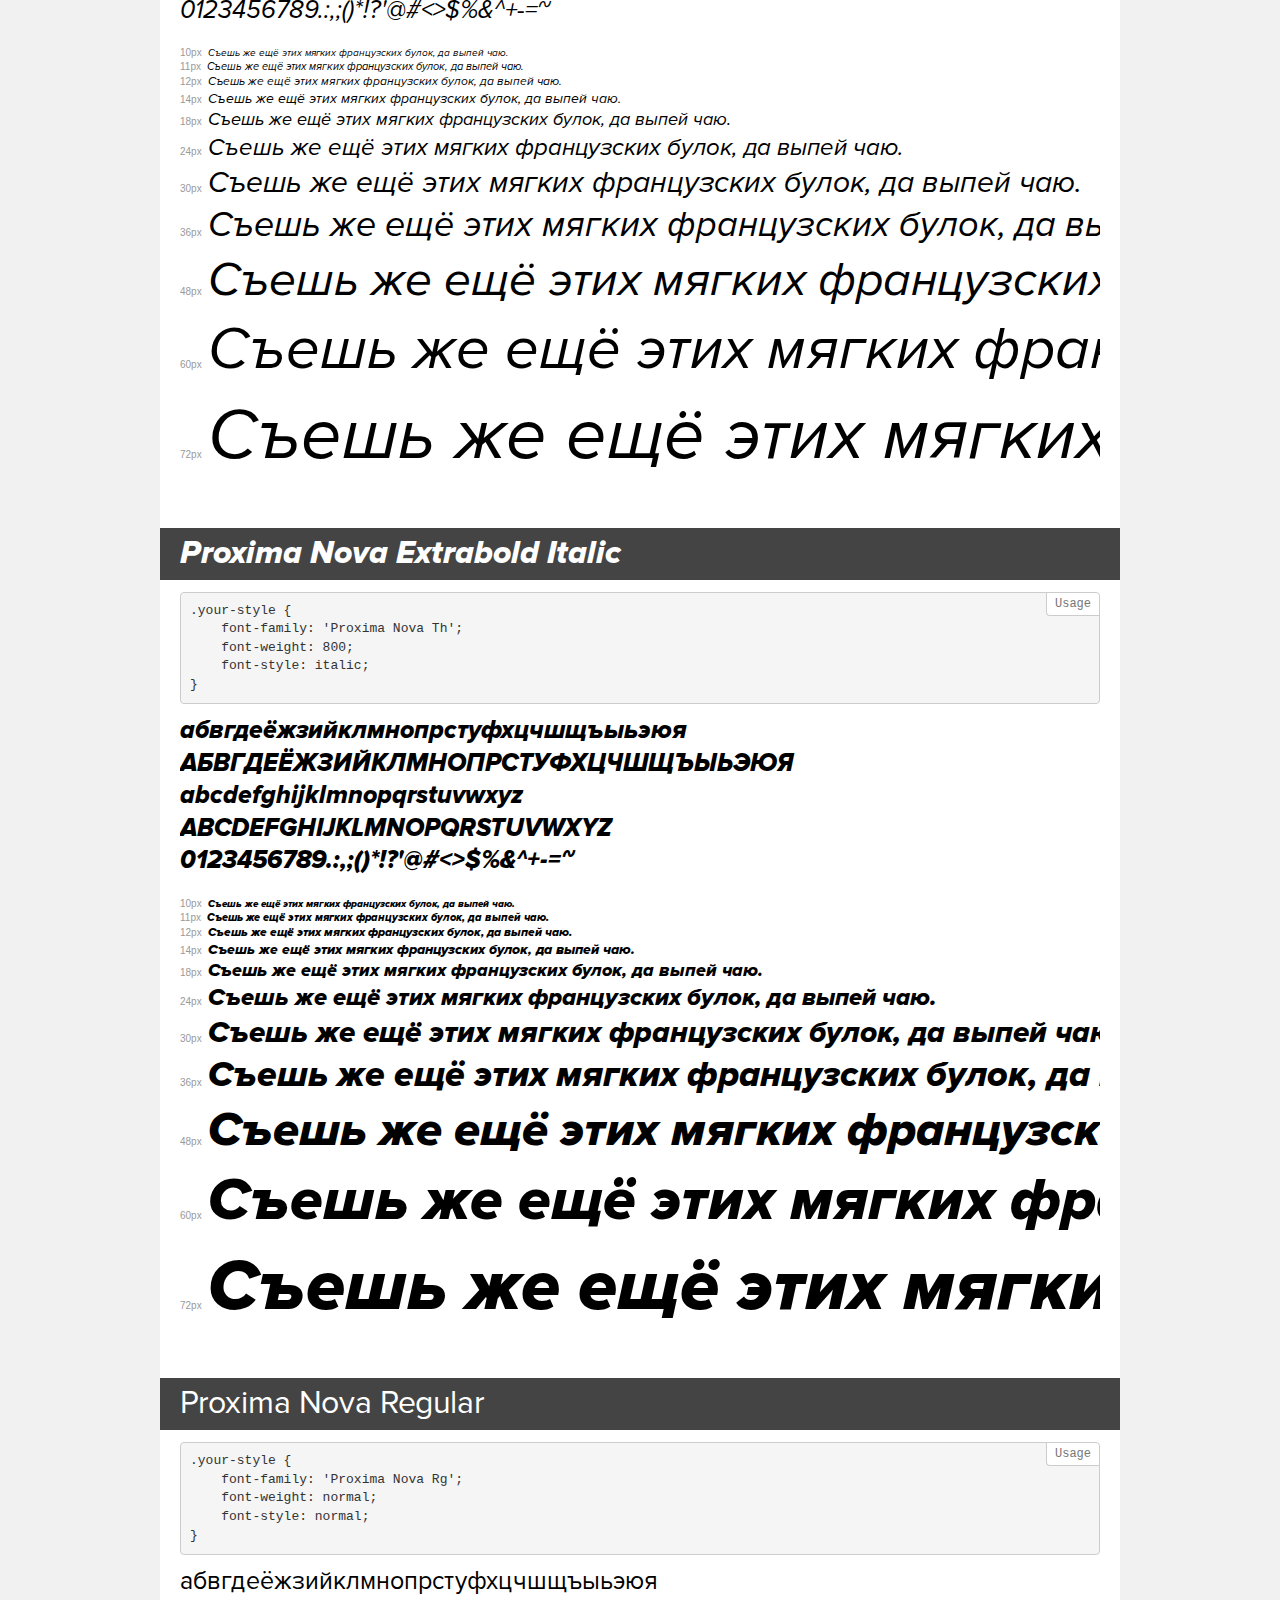
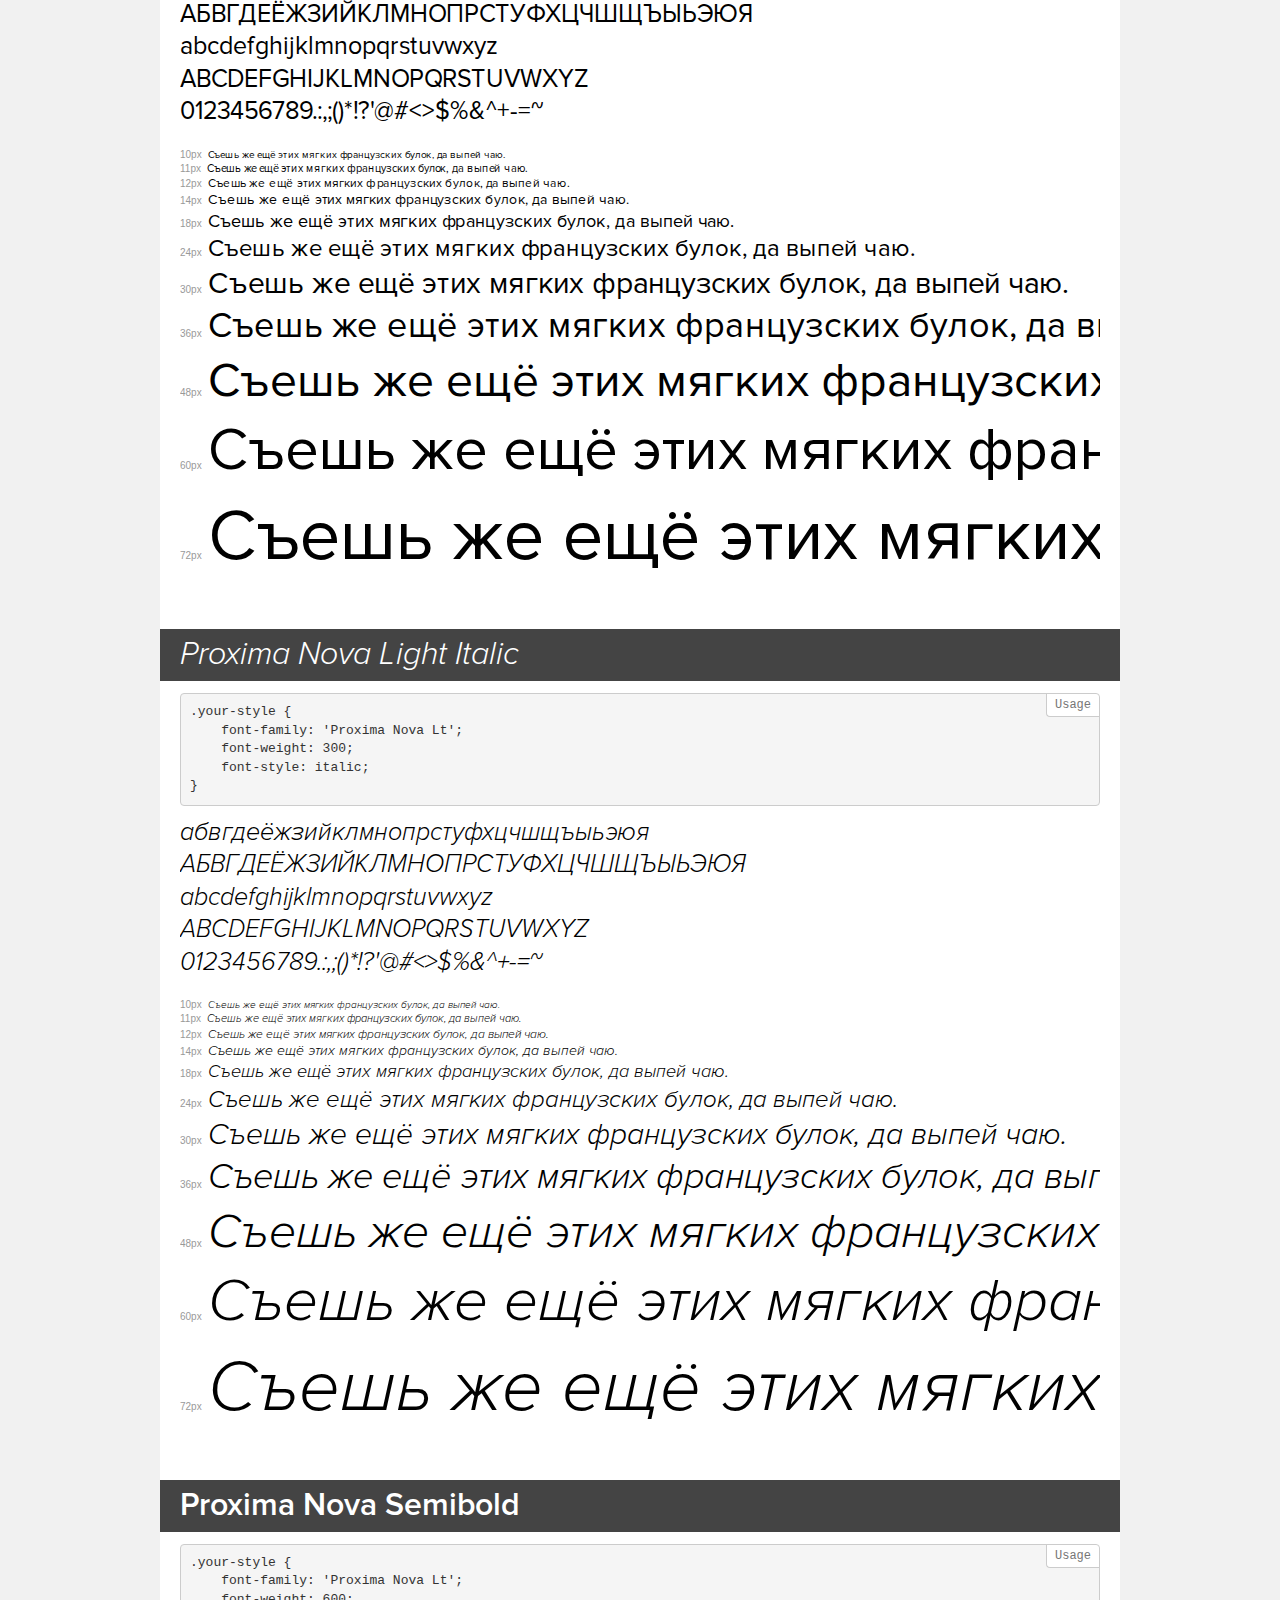
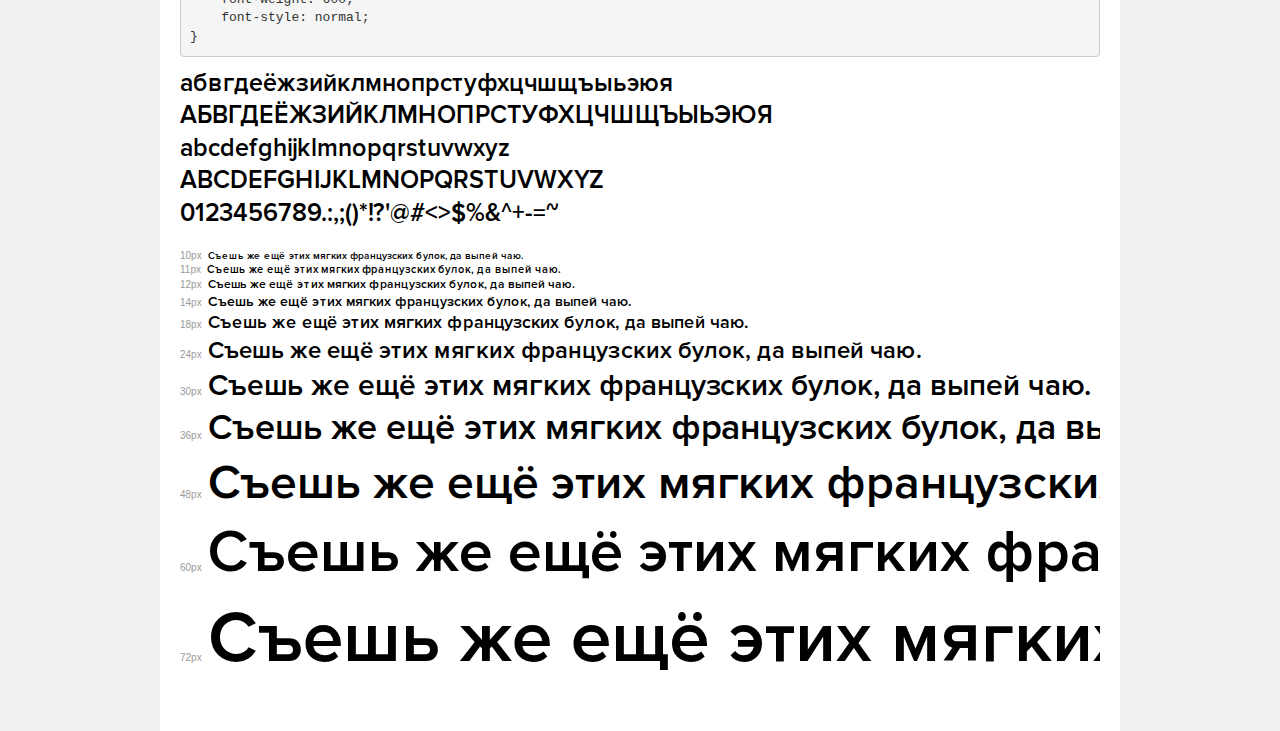
<file: fonts/demo.html>
<!DOCTYPE html>
<html>
<head>
    <meta charset="utf-8">
    <meta http-equiv="X-UA-Compatible" content="IE=edge">
    <meta name="viewport" content="width=device-width, initial-scale=1">
    <meta name="robots" content="noindex, noarchive">
    <meta name="format-detection" content="telephone=no">
    <title>Transfonter demo</title>
    <link href="stylesheet.css" rel="stylesheet">
    <style>
        /*
        http://meyerweb.com/eric/tools/css/reset/
        v2.0 | 20110126
        License: none (public domain)
        */
        html, body, div, span, applet, object, iframe,
        h1, h2, h3, h4, h5, h6, p, blockquote, pre,
        a, abbr, acronym, address, big, cite, code,
        del, dfn, em, img, ins, kbd, q, s, samp,
        small, strike, strong, sub, sup, tt, var,
        b, u, i, center,
        dl, dt, dd, ol, ul, li,
        fieldset, form, label, legend,
        table, caption, tbody, tfoot, thead, tr, th, td,
        article, aside, canvas, details, embed,
        figure, figcaption, footer, header, hgroup,
        menu, nav, output, ruby, section, summary,
        time, mark, audio, video {
            margin: 0;
            padding: 0;
            border: 0;
            font-size: 100%;
            font: inherit;
            vertical-align: baseline;
        }
        /* HTML5 display-role reset for older browsers */
        article, aside, details, figcaption, figure,
        footer, header, hgroup, menu, nav, section {
            display: block;
        }
        body {
            line-height: 1;
        }
        ol, ul {
            list-style: none;
        }
        blockquote, q {
            quotes: none;
        }
        blockquote:before, blockquote:after,
        q:before, q:after {
            content: '';
            content: none;
        }
        table {
            border-collapse: collapse;
            border-spacing: 0;
        }
        /* common styles */
        body {
            background: #f1f1f1;
            color: #000;
        }
        .page {
            background: #fff;
            width: 920px;
            margin: 0 auto;
            padding: 20px 20px 0 20px;
            overflow: hidden;
        }
        .font-container {
            overflow-x: auto;
            overflow-y: hidden;
            margin-bottom: 40px;
            line-height: 1.3;
            white-space: nowrap;
            padding-bottom: 5px;
        }
        h1 {
            position: relative;
            background: #444;
            font-size: 32px;
            color: #fff;
            padding: 10px 20px;
            margin: 0 -20px 12px -20px;
        }
        .letters {
            font-size: 25px;
            margin-bottom: 20px;
        }
        .s10:before {
            content: '10px';
        }
        .s11:before {
            content: '11px';
        }
        .s12:before {
            content: '12px';
        }
        .s14:before {
            content: '14px';
        }
        .s18:before {
            content: '18px';
        }
        .s24:before {
            content: '24px';
        }
        .s30:before {
            content: '30px';
        }
        .s36:before {
            content: '36px';
        }
        .s48:before {
            content: '48px';
        }
        .s60:before {
            content: '60px';
        }
        .s72:before {
            content: '72px';
        }
        .s10:before, .s11:before, .s12:before, .s14:before,
        .s18:before, .s24:before, .s30:before, .s36:before,
        .s48:before, .s60:before, .s72:before {
            font-family: Arial, sans-serif;
            font-size: 10px;
            font-weight: normal;
            font-style: normal;
            color: #999;
            padding-right: 6px;
        }
        pre {
            display: block;
            position: relative;
            padding: 9px;
            margin: 0 0 10px;
            font-family: Monaco, Menlo, Consolas, "Courier New", monospace !important;
            font-size: 13px;
            line-height: 1.428571429;
            color: #333;
            font-weight: normal !important;
            font-style: normal !important;
            background-color: #f5f5f5;
            border: 1px solid #ccc;
            overflow-x: auto;
            border-radius: 4px;
        }
        pre:after {
            display: block;
            position: absolute;
            right: 0;
            top: 0;
            content: 'Usage';
            line-height: 1;
            padding: 5px 8px;
            font-size: 12px;
            color: #767676;
            background-color: #fff;
            border: 1px solid #ccc;
            border-right: none;
            border-top: none;
            border-radius: 0 4px 0 4px;
            z-index: 10;
        }
        /* responsive */
        @media (max-width: 959px) {
            .page {
                width: auto;
                margin: 0;
            }
        }
    </style>
</head>
<body>
<div class="page">
    <div class="demo" style="font-family: 'Proxima Nova Bl'; font-weight: 900; font-style: normal;">
        <h1>Proxima Nova Black</h1>
        <pre>.your-style {
    font-family: 'Proxima Nova Bl';
    font-weight: 900;
    font-style: normal;
}</pre>
        <div class="font-container">
            <p class="letters">
                абвгдеёжзийклмнопрстуфхцчшщъыьэюя<br>
АБВГДЕЁЖЗИЙКЛМНОПРСТУФХЦЧШЩЪЫЬЭЮЯ<br>
abcdefghijklmnopqrstuvwxyz<br>
ABCDEFGHIJKLMNOPQRSTUVWXYZ<br>
                0123456789.:,;()*!?'@#<>$%&^+-=~
            </p>
            <p class="s10" style="font-size: 10px;">Съешь же ещё этих мягких французских булок, да выпей чаю.</p>
            <p class="s11" style="font-size: 11px;">Съешь же ещё этих мягких французских булок, да выпей чаю.</p>
            <p class="s12" style="font-size: 12px;">Съешь же ещё этих мягких французских булок, да выпей чаю.</p>
            <p class="s14" style="font-size: 14px;">Съешь же ещё этих мягких французских булок, да выпей чаю.</p>
            <p class="s18" style="font-size: 18px;">Съешь же ещё этих мягких французских булок, да выпей чаю.</p>
            <p class="s24" style="font-size: 24px;">Съешь же ещё этих мягких французских булок, да выпей чаю.</p>
            <p class="s30" style="font-size: 30px;">Съешь же ещё этих мягких французских булок, да выпей чаю.</p>
            <p class="s36" style="font-size: 36px;">Съешь же ещё этих мягких французских булок, да выпей чаю.</p>
            <p class="s48" style="font-size: 48px;">Съешь же ещё этих мягких французских булок, да выпей чаю.</p>
            <p class="s60" style="font-size: 60px;">Съешь же ещё этих мягких французских булок, да выпей чаю.</p>
            <p class="s72" style="font-size: 72px;">Съешь же ещё этих мягких французских булок, да выпей чаю.</p>
        </div>
    </div>
    <div class="demo" style="font-family: 'Proxima Nova Th'; font-weight: 800; font-style: normal;">
        <h1>Proxima Nova Extrabold</h1>
        <pre>.your-style {
    font-family: 'Proxima Nova Th';
    font-weight: 800;
    font-style: normal;
}</pre>
        <div class="font-container">
            <p class="letters">
                абвгдеёжзийклмнопрстуфхцчшщъыьэюя<br>
АБВГДЕЁЖЗИЙКЛМНОПРСТУФХЦЧШЩЪЫЬЭЮЯ<br>
abcdefghijklmnopqrstuvwxyz<br>
ABCDEFGHIJKLMNOPQRSTUVWXYZ<br>
                0123456789.:,;()*!?'@#<>$%&^+-=~
            </p>
            <p class="s10" style="font-size: 10px;">Съешь же ещё этих мягких французских булок, да выпей чаю.</p>
            <p class="s11" style="font-size: 11px;">Съешь же ещё этих мягких французских булок, да выпей чаю.</p>
            <p class="s12" style="font-size: 12px;">Съешь же ещё этих мягких французских булок, да выпей чаю.</p>
            <p class="s14" style="font-size: 14px;">Съешь же ещё этих мягких французских булок, да выпей чаю.</p>
            <p class="s18" style="font-size: 18px;">Съешь же ещё этих мягких французских булок, да выпей чаю.</p>
            <p class="s24" style="font-size: 24px;">Съешь же ещё этих мягких французских булок, да выпей чаю.</p>
            <p class="s30" style="font-size: 30px;">Съешь же ещё этих мягких французских булок, да выпей чаю.</p>
            <p class="s36" style="font-size: 36px;">Съешь же ещё этих мягких французских булок, да выпей чаю.</p>
            <p class="s48" style="font-size: 48px;">Съешь же ещё этих мягких французских булок, да выпей чаю.</p>
            <p class="s60" style="font-size: 60px;">Съешь же ещё этих мягких французских булок, да выпей чаю.</p>
            <p class="s72" style="font-size: 72px;">Съешь же ещё этих мягких французских булок, да выпей чаю.</p>
        </div>
    </div>
    <div class="demo" style="font-family: 'Proxima Nova Lt'; font-weight: 600; font-style: italic;">
        <h1>Proxima Nova Semibold Italic</h1>
        <pre>.your-style {
    font-family: 'Proxima Nova Lt';
    font-weight: 600;
    font-style: italic;
}</pre>
        <div class="font-container">
            <p class="letters">
                абвгдеёжзийклмнопрстуфхцчшщъыьэюя<br>
АБВГДЕЁЖЗИЙКЛМНОПРСТУФХЦЧШЩЪЫЬЭЮЯ<br>
abcdefghijklmnopqrstuvwxyz<br>
ABCDEFGHIJKLMNOPQRSTUVWXYZ<br>
                0123456789.:,;()*!?'@#<>$%&^+-=~
            </p>
            <p class="s10" style="font-size: 10px;">Съешь же ещё этих мягких французских булок, да выпей чаю.</p>
            <p class="s11" style="font-size: 11px;">Съешь же ещё этих мягких французских булок, да выпей чаю.</p>
            <p class="s12" style="font-size: 12px;">Съешь же ещё этих мягких французских булок, да выпей чаю.</p>
            <p class="s14" style="font-size: 14px;">Съешь же ещё этих мягких французских булок, да выпей чаю.</p>
            <p class="s18" style="font-size: 18px;">Съешь же ещё этих мягких французских булок, да выпей чаю.</p>
            <p class="s24" style="font-size: 24px;">Съешь же ещё этих мягких французских булок, да выпей чаю.</p>
            <p class="s30" style="font-size: 30px;">Съешь же ещё этих мягких французских булок, да выпей чаю.</p>
            <p class="s36" style="font-size: 36px;">Съешь же ещё этих мягких французских булок, да выпей чаю.</p>
            <p class="s48" style="font-size: 48px;">Съешь же ещё этих мягких французских булок, да выпей чаю.</p>
            <p class="s60" style="font-size: 60px;">Съешь же ещё этих мягких французских булок, да выпей чаю.</p>
            <p class="s72" style="font-size: 72px;">Съешь же ещё этих мягких французских булок, да выпей чаю.</p>
        </div>
    </div>
    <div class="demo" style="font-family: 'Proxima Nova Th'; font-weight: 100; font-style: normal;">
        <h1>Proxima Nova Thin</h1>
        <pre>.your-style {
    font-family: 'Proxima Nova Th';
    font-weight: 100;
    font-style: normal;
}</pre>
        <div class="font-container">
            <p class="letters">
                абвгдеёжзийклмнопрстуфхцчшщъыьэюя<br>
АБВГДЕЁЖЗИЙКЛМНОПРСТУФХЦЧШЩЪЫЬЭЮЯ<br>
abcdefghijklmnopqrstuvwxyz<br>
ABCDEFGHIJKLMNOPQRSTUVWXYZ<br>
                0123456789.:,;()*!?'@#<>$%&^+-=~
            </p>
            <p class="s10" style="font-size: 10px;">Съешь же ещё этих мягких французских булок, да выпей чаю.</p>
            <p class="s11" style="font-size: 11px;">Съешь же ещё этих мягких французских булок, да выпей чаю.</p>
            <p class="s12" style="font-size: 12px;">Съешь же ещё этих мягких французских булок, да выпей чаю.</p>
            <p class="s14" style="font-size: 14px;">Съешь же ещё этих мягких французских булок, да выпей чаю.</p>
            <p class="s18" style="font-size: 18px;">Съешь же ещё этих мягких французских булок, да выпей чаю.</p>
            <p class="s24" style="font-size: 24px;">Съешь же ещё этих мягких французских булок, да выпей чаю.</p>
            <p class="s30" style="font-size: 30px;">Съешь же ещё этих мягких французских булок, да выпей чаю.</p>
            <p class="s36" style="font-size: 36px;">Съешь же ещё этих мягких французских булок, да выпей чаю.</p>
            <p class="s48" style="font-size: 48px;">Съешь же ещё этих мягких французских булок, да выпей чаю.</p>
            <p class="s60" style="font-size: 60px;">Съешь же ещё этих мягких французских булок, да выпей чаю.</p>
            <p class="s72" style="font-size: 72px;">Съешь же ещё этих мягких французских булок, да выпей чаю.</p>
        </div>
    </div>
    <div class="demo" style="font-family: 'Proxima Nova Lt'; font-weight: 300; font-style: normal;">
        <h1>Proxima Nova Light</h1>
        <pre>.your-style {
    font-family: 'Proxima Nova Lt';
    font-weight: 300;
    font-style: normal;
}</pre>
        <div class="font-container">
            <p class="letters">
                абвгдеёжзийклмнопрстуфхцчшщъыьэюя<br>
АБВГДЕЁЖЗИЙКЛМНОПРСТУФХЦЧШЩЪЫЬЭЮЯ<br>
abcdefghijklmnopqrstuvwxyz<br>
ABCDEFGHIJKLMNOPQRSTUVWXYZ<br>
                0123456789.:,;()*!?'@#<>$%&^+-=~
            </p>
            <p class="s10" style="font-size: 10px;">Съешь же ещё этих мягких французских булок, да выпей чаю.</p>
            <p class="s11" style="font-size: 11px;">Съешь же ещё этих мягких французских булок, да выпей чаю.</p>
            <p class="s12" style="font-size: 12px;">Съешь же ещё этих мягких французских булок, да выпей чаю.</p>
            <p class="s14" style="font-size: 14px;">Съешь же ещё этих мягких французских булок, да выпей чаю.</p>
            <p class="s18" style="font-size: 18px;">Съешь же ещё этих мягких французских булок, да выпей чаю.</p>
            <p class="s24" style="font-size: 24px;">Съешь же ещё этих мягких французских булок, да выпей чаю.</p>
            <p class="s30" style="font-size: 30px;">Съешь же ещё этих мягких французских булок, да выпей чаю.</p>
            <p class="s36" style="font-size: 36px;">Съешь же ещё этих мягких французских булок, да выпей чаю.</p>
            <p class="s48" style="font-size: 48px;">Съешь же ещё этих мягких французских булок, да выпей чаю.</p>
            <p class="s60" style="font-size: 60px;">Съешь же ещё этих мягких французских булок, да выпей чаю.</p>
            <p class="s72" style="font-size: 72px;">Съешь же ещё этих мягких французских булок, да выпей чаю.</p>
        </div>
    </div>
    <div class="demo" style="font-family: 'Proxima Nova Bl'; font-weight: 900; font-style: italic;">
        <h1>Proxima Nova Black Italic</h1>
        <pre>.your-style {
    font-family: 'Proxima Nova Bl';
    font-weight: 900;
    font-style: italic;
}</pre>
        <div class="font-container">
            <p class="letters">
                абвгдеёжзийклмнопрстуфхцчшщъыьэюя<br>
АБВГДЕЁЖЗИЙКЛМНОПРСТУФХЦЧШЩЪЫЬЭЮЯ<br>
abcdefghijklmnopqrstuvwxyz<br>
ABCDEFGHIJKLMNOPQRSTUVWXYZ<br>
                0123456789.:,;()*!?'@#<>$%&^+-=~
            </p>
            <p class="s10" style="font-size: 10px;">Съешь же ещё этих мягких французских булок, да выпей чаю.</p>
            <p class="s11" style="font-size: 11px;">Съешь же ещё этих мягких французских булок, да выпей чаю.</p>
            <p class="s12" style="font-size: 12px;">Съешь же ещё этих мягких французских булок, да выпей чаю.</p>
            <p class="s14" style="font-size: 14px;">Съешь же ещё этих мягких французских булок, да выпей чаю.</p>
            <p class="s18" style="font-size: 18px;">Съешь же ещё этих мягких французских булок, да выпей чаю.</p>
            <p class="s24" style="font-size: 24px;">Съешь же ещё этих мягких французских булок, да выпей чаю.</p>
            <p class="s30" style="font-size: 30px;">Съешь же ещё этих мягких французских булок, да выпей чаю.</p>
            <p class="s36" style="font-size: 36px;">Съешь же ещё этих мягких французских булок, да выпей чаю.</p>
            <p class="s48" style="font-size: 48px;">Съешь же ещё этих мягких французских булок, да выпей чаю.</p>
            <p class="s60" style="font-size: 60px;">Съешь же ещё этих мягких французских булок, да выпей чаю.</p>
            <p class="s72" style="font-size: 72px;">Съешь же ещё этих мягких французских булок, да выпей чаю.</p>
        </div>
    </div>
    <div class="demo" style="font-family: 'Proxima Nova Rg'; font-weight: bold; font-style: italic;">
        <h1>Proxima Nova Bold Italic</h1>
        <pre>.your-style {
    font-family: 'Proxima Nova Rg';
    font-weight: bold;
    font-style: italic;
}</pre>
        <div class="font-container">
            <p class="letters">
                абвгдеёжзийклмнопрстуфхцчшщъыьэюя<br>
АБВГДЕЁЖЗИЙКЛМНОПРСТУФХЦЧШЩЪЫЬЭЮЯ<br>
abcdefghijklmnopqrstuvwxyz<br>
ABCDEFGHIJKLMNOPQRSTUVWXYZ<br>
                0123456789.:,;()*!?'@#<>$%&^+-=~
            </p>
            <p class="s10" style="font-size: 10px;">Съешь же ещё этих мягких французских булок, да выпей чаю.</p>
            <p class="s11" style="font-size: 11px;">Съешь же ещё этих мягких французских булок, да выпей чаю.</p>
            <p class="s12" style="font-size: 12px;">Съешь же ещё этих мягких французских булок, да выпей чаю.</p>
            <p class="s14" style="font-size: 14px;">Съешь же ещё этих мягких французских булок, да выпей чаю.</p>
            <p class="s18" style="font-size: 18px;">Съешь же ещё этих мягких французских булок, да выпей чаю.</p>
            <p class="s24" style="font-size: 24px;">Съешь же ещё этих мягких французских булок, да выпей чаю.</p>
            <p class="s30" style="font-size: 30px;">Съешь же ещё этих мягких французских булок, да выпей чаю.</p>
            <p class="s36" style="font-size: 36px;">Съешь же ещё этих мягких французских булок, да выпей чаю.</p>
            <p class="s48" style="font-size: 48px;">Съешь же ещё этих мягких французских булок, да выпей чаю.</p>
            <p class="s60" style="font-size: 60px;">Съешь же ещё этих мягких французских булок, да выпей чаю.</p>
            <p class="s72" style="font-size: 72px;">Съешь же ещё этих мягких французских булок, да выпей чаю.</p>
        </div>
    </div>
    <div class="demo" style="font-family: 'Proxima Nova Th'; font-weight: 100; font-style: italic;">
        <h1>Proxima Nova Thin Italic</h1>
        <pre>.your-style {
    font-family: 'Proxima Nova Th';
    font-weight: 100;
    font-style: italic;
}</pre>
        <div class="font-container">
            <p class="letters">
                абвгдеёжзийклмнопрстуфхцчшщъыьэюя<br>
АБВГДЕЁЖЗИЙКЛМНОПРСТУФХЦЧШЩЪЫЬЭЮЯ<br>
abcdefghijklmnopqrstuvwxyz<br>
ABCDEFGHIJKLMNOPQRSTUVWXYZ<br>
                0123456789.:,;()*!?'@#<>$%&^+-=~
            </p>
            <p class="s10" style="font-size: 10px;">Съешь же ещё этих мягких французских булок, да выпей чаю.</p>
            <p class="s11" style="font-size: 11px;">Съешь же ещё этих мягких французских булок, да выпей чаю.</p>
            <p class="s12" style="font-size: 12px;">Съешь же ещё этих мягких французских булок, да выпей чаю.</p>
            <p class="s14" style="font-size: 14px;">Съешь же ещё этих мягких французских булок, да выпей чаю.</p>
            <p class="s18" style="font-size: 18px;">Съешь же ещё этих мягких французских булок, да выпей чаю.</p>
            <p class="s24" style="font-size: 24px;">Съешь же ещё этих мягких французских булок, да выпей чаю.</p>
            <p class="s30" style="font-size: 30px;">Съешь же ещё этих мягких французских булок, да выпей чаю.</p>
            <p class="s36" style="font-size: 36px;">Съешь же ещё этих мягких французских булок, да выпей чаю.</p>
            <p class="s48" style="font-size: 48px;">Съешь же ещё этих мягких французских булок, да выпей чаю.</p>
            <p class="s60" style="font-size: 60px;">Съешь же ещё этих мягких французских булок, да выпей чаю.</p>
            <p class="s72" style="font-size: 72px;">Съешь же ещё этих мягких французских булок, да выпей чаю.</p>
        </div>
    </div>
    <div class="demo" style="font-family: 'Proxima Nova Rg'; font-weight: bold; font-style: normal;">
        <h1>Proxima Nova Bold</h1>
        <pre>.your-style {
    font-family: 'Proxima Nova Rg';
    font-weight: bold;
    font-style: normal;
}</pre>
        <div class="font-container">
            <p class="letters">
                абвгдеёжзийклмнопрстуфхцчшщъыьэюя<br>
АБВГДЕЁЖЗИЙКЛМНОПРСТУФХЦЧШЩЪЫЬЭЮЯ<br>
abcdefghijklmnopqrstuvwxyz<br>
ABCDEFGHIJKLMNOPQRSTUVWXYZ<br>
                0123456789.:,;()*!?'@#<>$%&^+-=~
            </p>
            <p class="s10" style="font-size: 10px;">Съешь же ещё этих мягких французских булок, да выпей чаю.</p>
            <p class="s11" style="font-size: 11px;">Съешь же ещё этих мягких французских булок, да выпей чаю.</p>
            <p class="s12" style="font-size: 12px;">Съешь же ещё этих мягких французских булок, да выпей чаю.</p>
            <p class="s14" style="font-size: 14px;">Съешь же ещё этих мягких французских булок, да выпей чаю.</p>
            <p class="s18" style="font-size: 18px;">Съешь же ещё этих мягких французских булок, да выпей чаю.</p>
            <p class="s24" style="font-size: 24px;">Съешь же ещё этих мягких французских булок, да выпей чаю.</p>
            <p class="s30" style="font-size: 30px;">Съешь же ещё этих мягких французских булок, да выпей чаю.</p>
            <p class="s36" style="font-size: 36px;">Съешь же ещё этих мягких французских булок, да выпей чаю.</p>
            <p class="s48" style="font-size: 48px;">Съешь же ещё этих мягких французских булок, да выпей чаю.</p>
            <p class="s60" style="font-size: 60px;">Съешь же ещё этих мягких французских булок, да выпей чаю.</p>
            <p class="s72" style="font-size: 72px;">Съешь же ещё этих мягких французских булок, да выпей чаю.</p>
        </div>
    </div>
    <div class="demo" style="font-family: 'Proxima Nova Rg'; font-weight: normal; font-style: italic;">
        <h1>Proxima Nova Regular Italic</h1>
        <pre>.your-style {
    font-family: 'Proxima Nova Rg';
    font-weight: normal;
    font-style: italic;
}</pre>
        <div class="font-container">
            <p class="letters">
                абвгдеёжзийклмнопрстуфхцчшщъыьэюя<br>
АБВГДЕЁЖЗИЙКЛМНОПРСТУФХЦЧШЩЪЫЬЭЮЯ<br>
abcdefghijklmnopqrstuvwxyz<br>
ABCDEFGHIJKLMNOPQRSTUVWXYZ<br>
                0123456789.:,;()*!?'@#<>$%&^+-=~
            </p>
            <p class="s10" style="font-size: 10px;">Съешь же ещё этих мягких французских булок, да выпей чаю.</p>
            <p class="s11" style="font-size: 11px;">Съешь же ещё этих мягких французских булок, да выпей чаю.</p>
            <p class="s12" style="font-size: 12px;">Съешь же ещё этих мягких французских булок, да выпей чаю.</p>
            <p class="s14" style="font-size: 14px;">Съешь же ещё этих мягких французских булок, да выпей чаю.</p>
            <p class="s18" style="font-size: 18px;">Съешь же ещё этих мягких французских булок, да выпей чаю.</p>
            <p class="s24" style="font-size: 24px;">Съешь же ещё этих мягких французских булок, да выпей чаю.</p>
            <p class="s30" style="font-size: 30px;">Съешь же ещё этих мягких французских булок, да выпей чаю.</p>
            <p class="s36" style="font-size: 36px;">Съешь же ещё этих мягких французских булок, да выпей чаю.</p>
            <p class="s48" style="font-size: 48px;">Съешь же ещё этих мягких французских булок, да выпей чаю.</p>
            <p class="s60" style="font-size: 60px;">Съешь же ещё этих мягких французских булок, да выпей чаю.</p>
            <p class="s72" style="font-size: 72px;">Съешь же ещё этих мягких французских булок, да выпей чаю.</p>
        </div>
    </div>
    <div class="demo" style="font-family: 'Proxima Nova Th'; font-weight: 800; font-style: italic;">
        <h1>Proxima Nova Extrabold Italic</h1>
        <pre>.your-style {
    font-family: 'Proxima Nova Th';
    font-weight: 800;
    font-style: italic;
}</pre>
        <div class="font-container">
            <p class="letters">
                абвгдеёжзийклмнопрстуфхцчшщъыьэюя<br>
АБВГДЕЁЖЗИЙКЛМНОПРСТУФХЦЧШЩЪЫЬЭЮЯ<br>
abcdefghijklmnopqrstuvwxyz<br>
ABCDEFGHIJKLMNOPQRSTUVWXYZ<br>
                0123456789.:,;()*!?'@#<>$%&^+-=~
            </p>
            <p class="s10" style="font-size: 10px;">Съешь же ещё этих мягких французских булок, да выпей чаю.</p>
            <p class="s11" style="font-size: 11px;">Съешь же ещё этих мягких французских булок, да выпей чаю.</p>
            <p class="s12" style="font-size: 12px;">Съешь же ещё этих мягких французских булок, да выпей чаю.</p>
            <p class="s14" style="font-size: 14px;">Съешь же ещё этих мягких французских булок, да выпей чаю.</p>
            <p class="s18" style="font-size: 18px;">Съешь же ещё этих мягких французских булок, да выпей чаю.</p>
            <p class="s24" style="font-size: 24px;">Съешь же ещё этих мягких французских булок, да выпей чаю.</p>
            <p class="s30" style="font-size: 30px;">Съешь же ещё этих мягких французских булок, да выпей чаю.</p>
            <p class="s36" style="font-size: 36px;">Съешь же ещё этих мягких французских булок, да выпей чаю.</p>
            <p class="s48" style="font-size: 48px;">Съешь же ещё этих мягких французских булок, да выпей чаю.</p>
            <p class="s60" style="font-size: 60px;">Съешь же ещё этих мягких французских булок, да выпей чаю.</p>
            <p class="s72" style="font-size: 72px;">Съешь же ещё этих мягких французских булок, да выпей чаю.</p>
        </div>
    </div>
    <div class="demo" style="font-family: 'Proxima Nova Rg'; font-weight: normal; font-style: normal;">
        <h1>Proxima Nova Regular</h1>
        <pre>.your-style {
    font-family: 'Proxima Nova Rg';
    font-weight: normal;
    font-style: normal;
}</pre>
        <div class="font-container">
            <p class="letters">
                абвгдеёжзийклмнопрстуфхцчшщъыьэюя<br>
АБВГДЕЁЖЗИЙКЛМНОПРСТУФХЦЧШЩЪЫЬЭЮЯ<br>
abcdefghijklmnopqrstuvwxyz<br>
ABCDEFGHIJKLMNOPQRSTUVWXYZ<br>
                0123456789.:,;()*!?'@#<>$%&^+-=~
            </p>
            <p class="s10" style="font-size: 10px;">Съешь же ещё этих мягких французских булок, да выпей чаю.</p>
            <p class="s11" style="font-size: 11px;">Съешь же ещё этих мягких французских булок, да выпей чаю.</p>
            <p class="s12" style="font-size: 12px;">Съешь же ещё этих мягких французских булок, да выпей чаю.</p>
            <p class="s14" style="font-size: 14px;">Съешь же ещё этих мягких французских булок, да выпей чаю.</p>
            <p class="s18" style="font-size: 18px;">Съешь же ещё этих мягких французских булок, да выпей чаю.</p>
            <p class="s24" style="font-size: 24px;">Съешь же ещё этих мягких французских булок, да выпей чаю.</p>
            <p class="s30" style="font-size: 30px;">Съешь же ещё этих мягких французских булок, да выпей чаю.</p>
            <p class="s36" style="font-size: 36px;">Съешь же ещё этих мягких французских булок, да выпей чаю.</p>
            <p class="s48" style="font-size: 48px;">Съешь же ещё этих мягких французских булок, да выпей чаю.</p>
            <p class="s60" style="font-size: 60px;">Съешь же ещё этих мягких французских булок, да выпей чаю.</p>
            <p class="s72" style="font-size: 72px;">Съешь же ещё этих мягких французских булок, да выпей чаю.</p>
        </div>
    </div>
    <div class="demo" style="font-family: 'Proxima Nova Lt'; font-weight: 300; font-style: italic;">
        <h1>Proxima Nova Light Italic</h1>
        <pre>.your-style {
    font-family: 'Proxima Nova Lt';
    font-weight: 300;
    font-style: italic;
}</pre>
        <div class="font-container">
            <p class="letters">
                абвгдеёжзийклмнопрстуфхцчшщъыьэюя<br>
АБВГДЕЁЖЗИЙКЛМНОПРСТУФХЦЧШЩЪЫЬЭЮЯ<br>
abcdefghijklmnopqrstuvwxyz<br>
ABCDEFGHIJKLMNOPQRSTUVWXYZ<br>
                0123456789.:,;()*!?'@#<>$%&^+-=~
            </p>
            <p class="s10" style="font-size: 10px;">Съешь же ещё этих мягких французских булок, да выпей чаю.</p>
            <p class="s11" style="font-size: 11px;">Съешь же ещё этих мягких французских булок, да выпей чаю.</p>
            <p class="s12" style="font-size: 12px;">Съешь же ещё этих мягких французских булок, да выпей чаю.</p>
            <p class="s14" style="font-size: 14px;">Съешь же ещё этих мягких французских булок, да выпей чаю.</p>
            <p class="s18" style="font-size: 18px;">Съешь же ещё этих мягких французских булок, да выпей чаю.</p>
            <p class="s24" style="font-size: 24px;">Съешь же ещё этих мягких французских булок, да выпей чаю.</p>
            <p class="s30" style="font-size: 30px;">Съешь же ещё этих мягких французских булок, да выпей чаю.</p>
            <p class="s36" style="font-size: 36px;">Съешь же ещё этих мягких французских булок, да выпей чаю.</p>
            <p class="s48" style="font-size: 48px;">Съешь же ещё этих мягких французских булок, да выпей чаю.</p>
            <p class="s60" style="font-size: 60px;">Съешь же ещё этих мягких французских булок, да выпей чаю.</p>
            <p class="s72" style="font-size: 72px;">Съешь же ещё этих мягких французских булок, да выпей чаю.</p>
        </div>
    </div>
    <div class="demo" style="font-family: 'Proxima Nova Lt'; font-weight: 600; font-style: normal;">
        <h1>Proxima Nova Semibold</h1>
        <pre>.your-style {
    font-family: 'Proxima Nova Lt';
    font-weight: 600;
    font-style: normal;
}</pre>
        <div class="font-container">
            <p class="letters">
                абвгдеёжзийклмнопрстуфхцчшщъыьэюя<br>
АБВГДЕЁЖЗИЙКЛМНОПРСТУФХЦЧШЩЪЫЬЭЮЯ<br>
abcdefghijklmnopqrstuvwxyz<br>
ABCDEFGHIJKLMNOPQRSTUVWXYZ<br>
                0123456789.:,;()*!?'@#<>$%&^+-=~
            </p>
            <p class="s10" style="font-size: 10px;">Съешь же ещё этих мягких французских булок, да выпей чаю.</p>
            <p class="s11" style="font-size: 11px;">Съешь же ещё этих мягких французских булок, да выпей чаю.</p>
            <p class="s12" style="font-size: 12px;">Съешь же ещё этих мягких французских булок, да выпей чаю.</p>
            <p class="s14" style="font-size: 14px;">Съешь же ещё этих мягких французских булок, да выпей чаю.</p>
            <p class="s18" style="font-size: 18px;">Съешь же ещё этих мягких французских булок, да выпей чаю.</p>
            <p class="s24" style="font-size: 24px;">Съешь же ещё этих мягких французских булок, да выпей чаю.</p>
            <p class="s30" style="font-size: 30px;">Съешь же ещё этих мягких французских булок, да выпей чаю.</p>
            <p class="s36" style="font-size: 36px;">Съешь же ещё этих мягких французских булок, да выпей чаю.</p>
            <p class="s48" style="font-size: 48px;">Съешь же ещё этих мягких французских булок, да выпей чаю.</p>
            <p class="s60" style="font-size: 60px;">Съешь же ещё этих мягких французских булок, да выпей чаю.</p>
            <p class="s72" style="font-size: 72px;">Съешь же ещё этих мягких французских булок, да выпей чаю.</p>
        </div>
    </div>
</div>
</body>
</html>
</file>
<file: css/style.css>
@font-face {
    font-family: 'Proxima Nova Rg';
    src: 
    url('/fonts/ProximaNova-Regular.woff2') format('woff2'),
    url('/fonts/ProximaNova-Regular.woff') format('woff');
    font-family: 'ProximaNova';
    font-weight: normal;
    font-style: normal;
}

@font-face {
    font-family: 'Proxima Nova Rg';
    src: 
    url('/fonts/ProximaNova-Bold.woff2') format('woff2'),
    url('/fonts/ProximaNova-Bold.woff') format('woff');
    font-family: 'ProximaNova';
    font-weight: bold;
    font-style: normal;
}

@font-face {
    font-family: 'Proxima Nova Lt';
    src: 
        url('/fonts/ProximaNova-Light.woff2') format('woff2'),
        url('/fonts/ProximaNova-Light.woff') format('woff');
    font-family: 'ProximaNova';
    font-weight: 300;
    font-style: normal;
}

@font-face {
    font-family: 'Proxima Nova Lt';
    src:
        url('/fonts/ProximaNova-Semibold.woff2') format('woff2'),
        url('/fonts/ProximaNova-Semibold.woff') format('woff');
    font-family: 'ProximaNova';
    font-weight: 600;
    font-style: normal;
}



.h-reset {
    margin: 0;
    padding: 0;
}

.p-reset {
    margin: 0;
    padding: 0;
}

body {
    background-color: #162831;
    font-family: 'ProximaNova';
    max-width: 1920px;
}

.header {
    max-width: 1298px;
    margin-top: 30px;
    margin-bottom: 30px;
    margin-left: 10%;
    margin-right: 10%;
}

.header-nav {
    display: flex;
    flex-direction: row;
    padding-bottom: 20px;
    border-bottom: 1px solid rgb(189, 186, 186);
}

.header-nav__img {
    margin-right: 214px;
}

.header-nav__list {
    display: flex;
    flex-direction: row;
    list-style: none;
}

.header-nav__list-item {
    width: 58px;
    font-weight: 400;
    font-size: 14px;
    line-height: 135%;
    color: #fff;
    transition: transform .22s ease-in-out;
}

.header-nav__list-item:hover {
    transform: scale(2);
}

.header-nav__list-item:not(:last-child) {
    margin-right: 50px;
}

.header-nav__list-item__link {
   width: 35px; 
   text-decoration: none;
   color: #fff;
   transition: color .44s ease-in-out;
}

.header-nav__list-item__link:hover {
    color: #018ABE;
}

.header-nav__list-item__link:active {
    color: #fff;
}

.header-nav__btn {
    margin-top: 6px;
    margin-left: 35%;
    background-color: #018ABE;
    color: #fff;
    width: 155px;
    height: 36px;
    border: 0;
    border-radius: 3px;
    font-weight: 600;
    font-size: 13px;
    line-height: 140%;
    transition: background-color .3s ease-in-out, color .3s ease-in-out;
}

.header-nav__btn:hover {
    background-color: #fff;
    color: #018ABE;
}

.header-nav__btn:active {
    background-color: transparent;
    color: #fff;
    outline: 2px solid #018ABE;
}

.hero-section {
    margin-left: 10%;
    margin-right: 10%;
    margin-bottom: 150px;
    width: 1296px;
}

.hero-container {
    background-image: url('/img/hero-img.png');
    background-repeat: no-repeat;
    
}

.hero-subtitle__block {
    display: flex;
}

.hero-leave-left {
    margin-left: 32%;
    margin-top: 146px;
}

.hero-leave-right {
    margin-right: 32%;
    margin-top: 146px;
}

.hero-subtitle {
    color: #fff;
    font-weight: 700;
    font-size: 24px;
    line-height: 140%;
    margin-left: 66px;
    margin-right: 66px;
    text-align: center;
    margin-top: 136px;
    margin-bottom: 40px;
}

.hero-title__block {
    margin-left: 285px;
    margin-right: 354px;
    padding-bottom: 210px;
    transition: transform .3s ease-in-out;
}

.hero-title__block:hover {
    transform: scale(1.1);
}

.hero-title {
    font-weight: 700;
    font-size: 64px;
    line-height: 140%;
    color: #fff;
    text-align: center;
}

.session-section {
    margin-left: 10%;
    margin-right: 10%;
    width: 1320px;
}

.session-content__title-block {
    display: flex;
    flex-direction: row;
    justify-content: center;
}

.session-content__title {
    font-weight: 700;
    font-size: 42px;
    line-height: 140%;
    color: #fff;
    text-align: center;
}

.session-leave-left {
    margin-top: 30px;
    margin-right: 45px;
}

.session-leave-right {
    margin-top: 30px;
    margin-left: 45px;
}

.section-content__wrapper {
    display: flex;
    margin-top: 100px;
}

.session-content__main-block {
    z-index: 1;
    display: flex;
    flex-direction: column;
    justify-content: flex-end;
    background-image: url('/img/session-img.png');
    background-repeat: no-repeat;
    border-radius: 10px;
    min-width: 416px;
    height: 540px;
    transition: outline .15s ease-in-out, opacity .7s ease-in-out;
}

.session-content__main-block:hover {
    outline: 2.5px solid #018ABE;
    opacity: 0.77;
}

.session-content__main-block-text {
    z-index: 1000;
    font-weight: 700;
    font-size: 24px;
    line-height: 140%;
    color: #fff;
    margin-left: 50px;
    margin-bottom: 30px;
}

.session-content__sub-block-list {
    margin: 0;
    padding: 0;
    list-style: none;
    display: flex;
    flex-direction: row;
    flex-wrap: wrap;
    justify-content: flex-start;
}

.session-content__sub-block-list__item {
    display: flex;
    flex-direction: column;
    justify-content: flex-end;
    min-width: 415px;
    max-width: 416px;
    height: 258px;
    background-image: url('/img/session-img__small.png');
    background-repeat: no-repeat;
    border-radius: 10px;
    transition: outline .15s ease-in-out, opacity .7s ease-in-out;
}

.session-content__sub-block-list__item:nth-child(1),
.session-content__sub-block-list__item:nth-child(3) {
    margin-left: 24px;
    margin-bottom: 24px;
    margin-right: 24px;
}

.session-content__sub-block-list__item:nth-child(4) {
    margin-right: 24px;
}

.session-content__sub-block-list__item:hover {
    outline: 2.5px solid #018ABE;
    opacity: 0.77;
}

.session-content__sub-block-list__item-text {
    margin-left: 40px;
    margin-bottom: 30px;
    font-weight: 700;
    font-size: 24px;
    line-height: 140%;
    color: #fff;
}

.feedback-section {
    margin-top: 150px;
    margin-left: 10%;
    margin-right: 10%;
    width: 1296px;
}

.feedback-content__title-block {
    display: flex;
    flex-direction: row;
    justify-content: center;
    margin-bottom: 100px;
}

.feedback-leave-left {
    margin-top: 30px;
    margin-right: 45px;
}

.feedback-leave-right {
    margin-top: 30px;
    margin-left: 45px;
}

.feedback-content__title {
    font-weight: 700;
    font-size: 42px;
    line-height: 140%;
    color: #fff;
}

.feedback-section__content {
    margin-top: 5px;
    min-width: 636px;
    background-color: #018ABE;
    border-radius: 10px;
    transition: outline .3s ease-out;
}

.feedback-section__content:hover {
   outline: 2.5px solid #fff;
}

.swiper-slide {
    display: flex;
    flex-direction: row;
    justify-content: center;
    margin-bottom: 50px;
}

.feedback-section__title {
    font-weight: 700;
    font-size: 20px;
    line-height: 140%;
    color: #fff;
    margin-top: 50px;
    margin-left: 60px;
    margin-right: 60px;
    margin-bottom: 20px;
}

.feedback-section__text {
    max-width: 516px;
    margin-bottom: 56px;
    margin-left: 60px;
    font-weight: 300;
    font-size: 14px;
    line-height: 140%;
    color: #FFFFFF;
}

.swiper-pagination-bullet-active {
    background-color: #fff;
    border-radius: 3px;
    width: 10px;
    height: 10px;
}

.swiper-pagination-bullet {
    background-color: #fff;
    border-radius: 3px;
    width: 10px;
    height: 10px;
}

.about-section {
    margin-top: 150px;
    margin-left: 10%;
    margin-right: 10%;
    width: 1296px;
}

.about-content__title-block {
    display: flex;
    flex-direction: row;
    justify-content: center;
    margin-bottom: 100px;
}

.about-leave-left {
    margin-top: 30px;
    margin-right: 45px;
}

.about-leave-right {
    margin-top: 30px;
    margin-left: 45px;
}

.about-content__title {
    font-weight: 700;
    font-size: 42px;
    line-height: 140%;
    color: #fff;
}

.about-content__list {
    padding: 0;
    margin: 0;
    list-style: none;
    display: flex;
    flex-direction: row;
    flex-wrap: wrap;
}

.about-content__list-item:nth-child(1) {
    margin-right: 84px;
    margin-bottom: 84px;
}

.about-content__list-item:nth-child(2) {
    margin-bottom: 84px;
}

.about-content__list-item:nth-child(3) {
    margin-right: 84px;
}

.about-content__list-item__title {
    font-weight: 700;
    font-size: 24px;
    line-height: 140%;
    color: #FFFFFF;
}

.about-content__list-item__text {
    width: 466px;
    font-weight: 300;
    font-size: 16px;
    line-height: 140%;
    color: #FFFFFF;
}

.price-section {
    margin-top: 150px;
    margin-left: 10%;
    margin-right: 10%;
    width: 1296px;
}

.price-content__wrapper {
    display: flex;
}

.price-content__title-block {
    display: flex;
    flex-direction: row;
    justify-content: center;
    margin-bottom: 100px;
}

.price-leave-left {
    margin-top: 30px;
    margin-right: 45px;
}

.price-leave-right {
    margin-top: 30px;
    margin-left: 45px;
}

.price-content__title {
    font-weight: 700;
    font-size: 42px;
    line-height: 140%;
    color: #fff;
}

.price-content__list {
    margin-top: 103px;
    margin-right: 10%;
    padding: 0;
    list-style: none;
    display: flex;
    flex-direction: column;
}

.price-content__list-item {
    display: flex;
    flex-direction: row;
}

.price-content__list-item:not(:last-child) {
    margin-bottom: 31px;
}

.price-leave-left__text {
    margin-right: 20px;
    margin-top: 6px;
}

.price-content__list-item__text {
    width: 210px;
    font-weight: 400;
    font-size: 18px;
    line-height: 140%;
    color: #FFFFFF;
}

.price-content__list-item__price-block {
    max-width: 500px;
    min-width: 300px;
}

.price-content__list-item__price {
    width: 200px;
    text-align: right;
    font-weight: 700;
    font-size: 18px;
    line-height: 140%;
    color: #fff;
}

.price-content__img-block {
    margin-bottom: 30px;
    width: 500px;
    display: flex;
    justify-content: flex-end;
    flex-direction: column;
}

.price-content__img {
    max-width: 526px;
}

.price-content__img-block__text {
    font-weight: 700;
    font-size: 21px;
    line-height: 140%;
    color: #fff;
    text-align: center;
}

.footer {
    margin-top: 150px;
    margin-bottom: 90px;
    margin-left: 10%;
    margin-right: 10%;
}

.footer-content {
    display: flex;
}

.footer-content__map {
    width: 856px;
    margin-right: 48px;
}

.footer-content__address-list {
    margin: 0;
    padding: 0;
    list-style: none;
    display: flex;
    flex-direction: column;
}

.footer-content__address-list-item {
    width: 392px;
    background-color: #018ABE;
    border-radius: 10px;
    padding: 35px 45px;
}

.footer-content__address-list-item:not(:last-child) {
    margin-bottom: 24px;
}

.footer-content__address-list-item__title {
    margin-right: 45px;
    margin-bottom: 20px;
    font-weight: 700;
    font-size: 24px;
    line-height: 140%;
    color: #FFFFFF;
}

.footer-text {
    font-weight: 400;
    font-size: 14px;
    line-height: 135%;
    color: #FFFFFF;
    margin-left: 20px;
}

.footer-content__address-block,
.footer-content__metro-block,
.footer-content__appointment-block {
    display: flex;
    flex-direction: row;
}

.footer-content__address-block,
.footer-content__metro-block {
    margin-bottom: 21px;
}

.footer-content__appointment-block {
   margin-bottom: 30px;
}

.footer-content__address-list-item__btn {
    background-color: #fff;
    padding: 9px 15px;
    border: 0;
    color: #018ABE;
    border-radius: 3px;
    height: 36px;
    transition: background-color .2s ease-in-out, color .2s ease-in-out, outline .1s ease-in-out;
}

.footer-content__address-list-item__btn:hover {
    background-color: transparent;
    color: #fff;
    outline: 1.5px solid #fff;
}

.footer-content__address-list-item__btn:active {
    background-color: transparent;
    color: #fff;
    outline: 5px solid #fff;
}



.footer-copyright {
    display: flex;
    justify-content: space-between;
    margin-top: 90px;
    border-top: 1px solid rgb(189, 186, 186);
    padding-top: 16px;
    max-width: 1298px;
}

.footer-copyright__text {
    font-weight: 400;
    font-size: 14px;
    line-height: 135%;
    color: #FFFFFF;
}

/**************************************News page**************************************/


.news-section {
    margin-left: 10%;
    margin-right: 10%;
    max-width: 1298px;
}

.news-content__title-block {
    display: flex;
    flex-direction: row;
    justify-content: center;
    margin-top: 30px;
    margin-bottom: 60px;
}

.news-leave-left {
    margin-top: 30px;
    margin-right: 45px;
}

.news-leave-right {
    margin-top: 30px;
    margin-left: 45px;
}

.news-content__title {
    font-weight: 700;
    font-size: 42px;
    line-height: 140%;
    text-align: center;
    color: #FFFFFF;
}

.news-content__list {
    display: flex;
    flex-direction: row;
    flex-wrap: wrap;
    padding: 0;
    list-style: none;
}

.news-content__list-item {
    display: flex;
    flex-direction: column;
    justify-content: space-between;
    background-image: url('/img/news-img.png');
    background-repeat: no-repeat;
    background-size: 100%;
    border-radius: 10px;
    min-height: 258px;
    max-width: 416px;
    min-width: 400px;
    max-height: 258px;
    min-height: 248px;
    transition: outline .3s ease-in-out, opacity .3s ease-in-out;
}

.news-content__list-item:nth-child(1) {
    margin-bottom: 24px;
    margin-right: 24px;
}

.news-content__list-item:nth-child(2) {
    margin-bottom: 24px;
    margin-right: 24px;
}

.news-content__list-item:nth-child(3) {
    margin-bottom: 24px;
}

.news-content__list-item:nth-child(5) {
    margin-left: 24px;
    margin-right: 24px;
}

.news-content__list-item:hover {
    outline: 2px solid #018ABE;
    opacity: 0.77;
}

.news-content__list-item__date-text {
    background-color: #018ABE;
    color: #fff;
    border-radius: 5px;
    max-width: 72px;
    font-weight: 700;
    font-size: 14px;
    line-height: 135%;
    padding-top: 5px;
    padding-bottom: 6px;
    padding-left: 12px;
    padding-right: 12px;
    margin-top: 30px;
    margin-left: 35px;
}

.news-content__list-item__subtitle {
    font-weight: 700;
    font-size: 21px;
    line-height: 140%;
    color: #FFFFFF;
    margin-left: 35px;
    margin-bottom: 30px;
}

.footer-news {
    display: flex;
    justify-content: space-between;
    margin-top: 120px;
    padding-top: 16px;
    border-top: 1px solid rgb(189, 186, 186);
    margin-left: 10%;
    margin-right: 10%;
    max-width: 1298px;
}

/***********************************Session page**************************************/

.session-content__wrapper {
    display: flex;
    flex-direction: row;
}

.session-content__text-block {
    margin-right: 134px;
}

.session-content__title {
    margin-bottom: 60px;
}

.session-content__text {
    background-color: #018ABE;
    color: #fff;
    border-radius: 5px;
    max-width: 72px;
    font-weight: 700;
    font-size: 14px;
    line-height: 135%;
    margin-bottom: 45px;
    padding-top: 5px;
    padding-bottom: 6px;
    padding-left: 12px;
    padding-right: 12px;
}

.session__title {
    margin-bottom: 30px;
    font-weight: 700;
    font-size: 24px;
    line-height: 140%;
    color: #FFFFFF;
}

.session-content__text-main {
    max-width: 526px;
    font-weight: 300;
    font-size: 16px;
    line-height: 140%;
    color: #FFFFFF;
}

.session-content__img-block {
    margin-top: 100px;
}

.footer-session {
    display: flex;
    justify-content: space-between;
    margin-top: 120px;
    padding-top: 16px;
    border-top: 1px solid rgb(189, 186, 186);
    margin-left: 10%;
    margin-right: 10%;
    max-width: 1298px;
}

/**************************************Blog page**************************************/

.blog-section {
    margin-left: 10%;
    margin-right: 10%;
}

.blog-content__title-block {
    display: flex;
    flex-direction: row;
    justify-content: center;
    margin-top: 60px;
    margin-bottom: 60px;
    max-width: 1298px;
}

.blog-content__title {
    font-weight: 700;
    font-size: 42px;
    line-height: 140%;
    text-align: center;
    color: #FFFFFF;
}

.blog-leave-left {
    margin-top: 30px;
    margin-right: 45px;
}

.blog-leave-right {
    margin-top: 30px;
    margin-left: 45px;
}

.blog-content__list {
    max-width: 1298px;
    list-style: none;
    display: flex;
    flex-direction: column;
    padding: 0;
}

.blog-content__list-item {
    max-width: 1298px;
    display: flex;
    border: 2px solid #018ABE;
    border-radius: 20px;
    padding: 50px 60px;
}

.blog-content__list-item:not(:last-child) {
    margin-bottom: 45px;
}

.blog-content__list-item__img {
    margin-right: 50px;
}

.blog-content__list-item__date {
    background-color: #018ABE;
    color: #fff;
    border-radius: 5px;
    max-width: 72px;
    max-height: 20px;
    font-weight: 700;
    font-size: 14px;
    line-height: 135%;
    margin-bottom: 30px;
    padding: 5px 12px 6px 12px;
}

.blog-content__list-item__title {
    font-weight: 700;
    font-size: 24px;
    line-height: 140%;
    color: #FFFFFF;
}

.blog-content__list-item__text {
    font-weight: 300;
    font-size: 16px;
    line-height: 140%;
    color: #FFFFFF;
    max-width: 564px;
}

.blog-content__list-item-btn {
    border: 0;
    padding: 10px 20px;
    background: #018ABE;
    border-radius: 5px;
    max-width: 134px;
    font-weight: 700;
    font-size: 14px;
    line-height: 135%;
    color: #FFFFFF;
    margin-top: 40px;
    transition: background-color .3s ease-in-out, color .3s ease-in-out;
}

.blog-content__list-item-btn:hover {
    background-color: #fff;
    color: #018ABE;
}

.blog-content__list-item-btn:active {
    background-color: transparent;
    color: #fff;
    outline: 2px solid #018ABE;
}
</file>
<file: fonts/stylesheet.css>
@font-face {
    font-family: 'Proxima Nova Bl';
    src: url('ProximaNova-Black.eot');
    src: local('Proxima Nova Black'), local('ProximaNova-Black'),
        url('ProximaNova-Black.eot?#iefix') format('embedded-opentype'),
        url('ProximaNova-Black.woff2') format('woff2'),
        url('ProximaNova-Black.woff') format('woff'),
        url('ProximaNova-Black.ttf') format('truetype');
    font-weight: 900;
    font-style: normal;
}

@font-face {
    font-family: 'Proxima Nova Th';
    src: url('ProximaNova-Extrabld.eot');
    src: local('Proxima Nova Extrabold'), local('ProximaNova-Extrabld'),
        url('ProximaNova-Extrabld.eot?#iefix') format('embedded-opentype'),
        url('ProximaNova-Extrabld.woff2') format('woff2'),
        url('ProximaNova-Extrabld.woff') format('woff'),
        url('ProximaNova-Extrabld.ttf') format('truetype');
    font-weight: 800;
    font-style: normal;
}

@font-face {
    font-family: 'Proxima Nova Lt';
    src: url('ProximaNova-SemiboldIt.eot');
    src: local('Proxima Nova Semibold Italic'), local('ProximaNova-SemiboldIt'),
        url('ProximaNova-SemiboldIt.eot?#iefix') format('embedded-opentype'),
        url('ProximaNova-SemiboldIt.woff2') format('woff2'),
        url('ProximaNova-SemiboldIt.woff') format('woff'),
        url('ProximaNova-SemiboldIt.ttf') format('truetype');
    font-weight: 600;
    font-style: italic;
}

@font-face {
    font-family: 'Proxima Nova Th';
    src: url('ProximaNovaT-Thin.eot');
    src: local('Proxima Nova Thin'), local('ProximaNovaT-Thin'),
        url('ProximaNovaT-Thin.eot?#iefix') format('embedded-opentype'),
        url('ProximaNovaT-Thin.woff2') format('woff2'),
        url('ProximaNovaT-Thin.woff') format('woff'),
        url('ProximaNovaT-Thin.ttf') format('truetype');
    font-weight: 100;
    font-style: normal;
}

@font-face {
    font-family: 'Proxima Nova Lt';
    src: url('ProximaNova-Light.eot');
    src: local('Proxima Nova Light'), local('ProximaNova-Light'),
        url('ProximaNova-Light.eot?#iefix') format('embedded-opentype'),
        url('ProximaNova-Light.woff2') format('woff2'),
        url('ProximaNova-Light.woff') format('woff'),
        url('ProximaNova-Light.ttf') format('truetype');
    font-weight: 300;
    font-style: normal;
}

@font-face {
    font-family: 'Proxima Nova Bl';
    src: url('ProximaNova-BlackIt.eot');
    src: local('Proxima Nova Black Italic'), local('ProximaNova-BlackIt'),
        url('ProximaNova-BlackIt.eot?#iefix') format('embedded-opentype'),
        url('ProximaNova-BlackIt.woff2') format('woff2'),
        url('ProximaNova-BlackIt.woff') format('woff'),
        url('ProximaNova-BlackIt.ttf') format('truetype');
    font-weight: 900;
    font-style: italic;
}

@font-face {
    font-family: 'Proxima Nova Rg';
    src: url('ProximaNova-BoldIt.eot');
    src: local('Proxima Nova Bold Italic'), local('ProximaNova-BoldIt'),
        url('ProximaNova-BoldIt.eot?#iefix') format('embedded-opentype'),
        url('ProximaNova-BoldIt.woff2') format('woff2'),
        url('ProximaNova-BoldIt.woff') format('woff'),
        url('ProximaNova-BoldIt.ttf') format('truetype');
    font-weight: bold;
    font-style: italic;
}

@font-face {
    font-family: 'Proxima Nova Th';
    src: url('ProximaNova-ThinIt.eot');
    src: local('Proxima Nova Thin Italic'), local('ProximaNova-ThinIt'),
        url('ProximaNova-ThinIt.eot?#iefix') format('embedded-opentype'),
        url('ProximaNova-ThinIt.woff2') format('woff2'),
        url('ProximaNova-ThinIt.woff') format('woff'),
        url('ProximaNova-ThinIt.ttf') format('truetype');
    font-weight: 100;
    font-style: italic;
}

@font-face {
    font-family: 'Proxima Nova Rg';
    src: url('ProximaNova-Bold.eot');
    src: local('Proxima Nova Bold'), local('ProximaNova-Bold'),
        url('ProximaNova-Bold.eot?#iefix') format('embedded-opentype'),
        url('ProximaNova-Bold.woff2') format('woff2'),
        url('ProximaNova-Bold.woff') format('woff'),
        url('ProximaNova-Bold.ttf') format('truetype');
    font-weight: bold;
    font-style: normal;
}

@font-face {
    font-family: 'Proxima Nova Rg';
    src: url('ProximaNova-RegularIt.eot');
    src: local('Proxima Nova Regular Italic'), local('ProximaNova-RegularIt'),
        url('ProximaNova-RegularIt.eot?#iefix') format('embedded-opentype'),
        url('ProximaNova-RegularIt.woff2') format('woff2'),
        url('ProximaNova-RegularIt.woff') format('woff'),
        url('ProximaNova-RegularIt.ttf') format('truetype');
    font-weight: normal;
    font-style: italic;
}

@font-face {
    font-family: 'Proxima Nova Th';
    src: url('ProximaNova-ExtrabldIt.eot');
    src: local('Proxima Nova Extrabold Italic'), local('ProximaNova-ExtrabldIt'),
        url('ProximaNova-ExtrabldIt.eot?#iefix') format('embedded-opentype'),
        url('ProximaNova-ExtrabldIt.woff2') format('woff2'),
        url('ProximaNova-ExtrabldIt.woff') format('woff'),
        url('ProximaNova-ExtrabldIt.ttf') format('truetype');
    font-weight: 800;
    font-style: italic;
}

@font-face {
    font-family: 'Proxima Nova Rg';
    src: url('ProximaNova-Regular.eot');
    src: local('Proxima Nova Regular'), local('ProximaNova-Regular'),
        url('ProximaNova-Regular.eot?#iefix') format('embedded-opentype'),
        url('ProximaNova-Regular.woff2') format('woff2'),
        url('ProximaNova-Regular.woff') format('woff'),
        url('ProximaNova-Regular.ttf') format('truetype');
    font-weight: normal;
    font-style: normal;
}

@font-face {
    font-family: 'Proxima Nova Lt';
    src: url('ProximaNova-LightIt.eot');
    src: local('Proxima Nova Light Italic'), local('ProximaNova-LightIt'),
        url('ProximaNova-LightIt.eot?#iefix') format('embedded-opentype'),
        url('ProximaNova-LightIt.woff2') format('woff2'),
        url('ProximaNova-LightIt.woff') format('woff'),
        url('ProximaNova-LightIt.ttf') format('truetype');
    font-weight: 300;
    font-style: italic;
}

@font-face {
    font-family: 'Proxima Nova Lt';
    src: url('ProximaNova-Semibold.eot');
    src: local('Proxima Nova Semibold'), local('ProximaNova-Semibold'),
        url('ProximaNova-Semibold.eot?#iefix') format('embedded-opentype'),
        url('ProximaNova-Semibold.woff2') format('woff2'),
        url('ProximaNova-Semibold.woff') format('woff'),
        url('ProximaNova-Semibold.ttf') format('truetype');
    font-weight: 600;
    font-style: normal;
}
</file>
